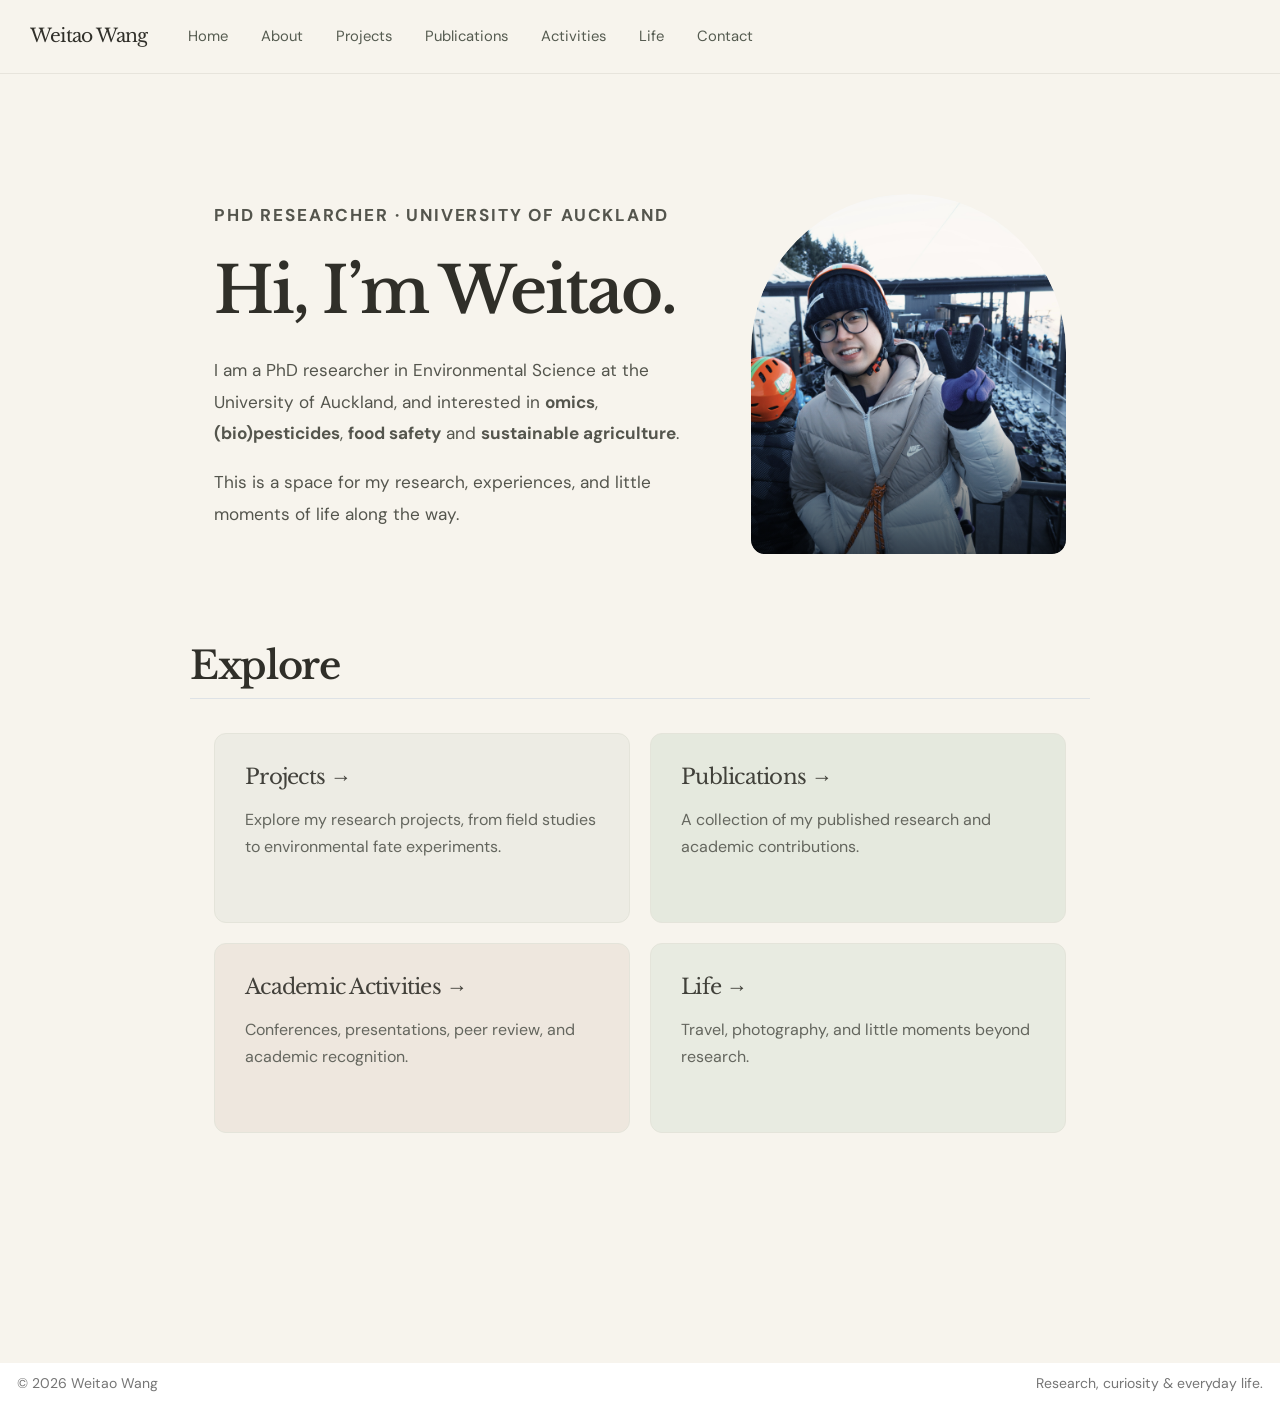
<file: index.html>
<!DOCTYPE html>
<html xmlns="http://www.w3.org/1999/xhtml" lang="en" xml:lang="en"><head>

<meta charset="utf-8">
<meta name="generator" content="quarto-1.10.19">

<meta name="viewport" content="width=device-width, initial-scale=1.0, user-scalable=yes">


<title>Home | Weitao Wang – Weitao Wang</title>
<style>
/* Default styles provided by pandoc.
** See https://pandoc.org/MANUAL.html#variables-for-html for config info.
*/
span.smallcaps{font-variant: small-caps;}
div.columns{display: flex; gap: 1.5em;}
div.column{flex: auto;}
@media screen {
div.columns{gap: min(4vw, 1.5em);}
div.column{overflow-x: auto;}
}
div.hanging-indent{margin-left: 1.5em; text-indent: -1.5em;}
ul.task-list{list-style: none;}
ul.task-list li input[type="checkbox"] {
  width: 0.8em;
  margin: 0 0.8em 0.2em -1em; /* quarto-specific, see https://github.com/quarto-dev/quarto-cli/issues/4556 */ 
  vertical-align: middle;
}
</style>


<script src="site_libs/quarto-nav/quarto-nav.js"></script>
<script src="site_libs/quarto-nav/headroom.min.js"></script>
<script src="site_libs/clipboard/clipboard.min.js"></script>
<script src="site_libs/quarto-html/quarto.js" type="module"></script>
<script src="site_libs/quarto-html/tabsets/tabsets.js" type="module"></script>
<script src="site_libs/quarto-html/popper.min.js"></script>
<script src="site_libs/quarto-html/tippy.umd.min.js"></script>
<link href="site_libs/quarto-html/tippy.css" rel="stylesheet">
<link href="site_libs/quarto-html/quarto-syntax-highlighting-bf27225e3a48a9273f3daa8f8e829971.css" rel="stylesheet" id="quarto-text-highlighting-styles">
<script src="site_libs/bootstrap/bootstrap.min.js"></script>
<link href="site_libs/bootstrap/bootstrap-icons.css" rel="stylesheet">
<link href="site_libs/bootstrap/bootstrap-bf55c61db8fc2e05fc0836da2161ec84.min.css" rel="stylesheet" append-hash="true" id="quarto-bootstrap" data-mode="light">
<script id="quarto-search-options" type="application/json">{
  "language": {
    "search-no-results-text": "No results",
    "search-matching-documents-text": "matching documents",
    "search-copy-link-title": "Copy link to search",
    "search-hide-matches-text": "Hide additional matches",
    "search-more-match-text": "more match in this document",
    "search-more-matches-text": "more matches in this document",
    "search-clear-button-title": "Clear",
    "search-text-placeholder": "",
    "search-detached-cancel-button-title": "Cancel",
    "search-submit-button-title": "Submit",
    "search-label": "Search"
  }
}</script>
<style>html{ scroll-behavior: smooth; }</style>
<meta name="google-site-verification" content="JhhW5P5hkvwesk4FPlduVDtQ9XMPo-oJWmuJMA9iXms">


<link rel="stylesheet" href="styles.css">
</head>

<body class="nav-fixed quarto-light">

<div id="quarto-search-results"></div>
  <header id="quarto-header" class="headroom fixed-top">
    <nav class="navbar navbar-expand-lg " data-bs-theme="dark">
      <div class="navbar-container container-fluid">
      <div class="navbar-brand-container mx-auto">
    <a class="navbar-brand" href="./index.html">
    <span class="navbar-title">Weitao Wang</span>
    </a>
  </div>
          <button class="navbar-toggler" type="button" data-bs-toggle="collapse" data-bs-target="#navbarCollapse" aria-controls="navbarCollapse" role="menu" aria-expanded="false" aria-label="Toggle navigation" onclick="if (window.quartoToggleHeadroom) { window.quartoToggleHeadroom(); }">
  <span class="navbar-toggler-icon"></span>
</button>
          <div class="collapse navbar-collapse" id="navbarCollapse">
            <ul class="navbar-nav navbar-nav-scroll me-auto">
  <li class="nav-item">
    <a class="nav-link active" href="./index.html" aria-current="page"> 
<span class="menu-text">Home</span></a>
  </li>  
  <li class="nav-item">
    <a class="nav-link" href="./about.html"> 
<span class="menu-text">About</span></a>
  </li>  
  <li class="nav-item">
    <a class="nav-link" href="./projects/index.html"> 
<span class="menu-text">Projects</span></a>
  </li>  
  <li class="nav-item">
    <a class="nav-link" href="./publications.html"> 
<span class="menu-text">Publications</span></a>
  </li>  
  <li class="nav-item">
    <a class="nav-link" href="./activities.html"> 
<span class="menu-text">Activities</span></a>
  </li>  
  <li class="nav-item">
    <a class="nav-link" href="./life/index.html"> 
<span class="menu-text">Life</span></a>
  </li>  
  <li class="nav-item">
    <a class="nav-link" href="./contact.html"> 
<span class="menu-text">Contact</span></a>
  </li>  
</ul>
          </div> <!-- /navcollapse -->
            <div class="quarto-navbar-tools">
</div>
      </div> <!-- /container-fluid -->
    </nav>
</header>
<!-- content -->
<div id="quarto-content" class="quarto-container page-columns page-rows-contents page-layout-full page-navbar">
<!-- sidebar -->
<!-- margin-sidebar -->
    
<!-- main -->
<main class="content column-page" id="quarto-document-content"><header id="title-block-header" class="quarto-title-block"></header>




<div class="hero">
<div class="hero-copy">
<div class="eyebrow">
<p>PHD RESEARCHER · UNIVERSITY OF AUCKLAND</p>
</div>
<section id="hi-im-weitao." class="level1">
<h1>Hi, I’m Weitao.</h1>
<p>I am a PhD researcher in Environmental Science at the University of Auckland, and interested in <strong>omics</strong>, <strong>(bio)pesticides</strong>, <strong>food safety</strong> and <strong>sustainable agriculture</strong>.</p>
<p>This is a space for my research, experiences, and little moments of life along the way.</p>
</section>
</div>
<div class="hero-art">
<div class="hero-art">
<p><img src="images/home.webp" class="hero-photo" alt="A moment along the way" fetchpriority="high"></p>
<div class="hero-art-label">

</div>
</div>
</div>
</div>
<section id="explore" class="level2">
<h2 data-anchor-id="explore">Explore</h2>
<div class="explore-grid">
<section id="projects" class="level3 explore-card">
<h3 data-anchor-id="projects"><a href="./projects/index.html">Projects →</a></h3>
<p>Explore my research projects, from field studies to environmental fate experiments.</p>
</section>
<section id="publications" class="level3 explore-card">
<h3 data-anchor-id="publications"><a href="./publications.html">Publications →</a></h3>
<p>A collection of my published research and academic contributions.</p>
</section>
<section id="academic-activities" class="level3 explore-card">
<h3 data-anchor-id="academic-activities"><a href="./activities.html">Academic Activities →</a></h3>
<p>Conferences, presentations, peer review, and academic recognition.</p>
</section>
<section id="life" class="level3 explore-card">
<h3 data-anchor-id="life"><a href="./life/index.html">Life →</a></h3>
<p>Travel, photography, and little moments beyond research.</p>
</section>
</div>


</section>

</main> <!-- /main -->
<script id="quarto-html-after-body" type="application/javascript">
  window.document.addEventListener("DOMContentLoaded", function (event) {
    const isCodeAnnotation = (el) => {
      for (const clz of el.classList) {
        if (clz.startsWith('code-annotation-')) {                     
          return true;
        }
      }
      return false;
    }
    const onCopySuccess = function(e) {
      // button target
      const button = e.trigger;
      // don't keep focus
      button.blur();
      // flash "checked"
      button.classList.add('code-copy-button-checked');
      var currentTitle = button.getAttribute("title");
      button.setAttribute("title", "Copied!");
      let tooltip;
      if (window.bootstrap) {
        button.setAttribute("data-bs-toggle", "tooltip");
        button.setAttribute("data-bs-placement", "left");
        button.setAttribute("data-bs-title", "Copied!");
        tooltip = new bootstrap.Tooltip(button, 
          { trigger: "manual", 
            customClass: "code-copy-button-tooltip",
            offset: [0, -8]});
        tooltip.show();    
      }
      setTimeout(function() {
        if (tooltip) {
          tooltip.hide();
          button.removeAttribute("data-bs-title");
          button.removeAttribute("data-bs-toggle");
          button.removeAttribute("data-bs-placement");
        }
        button.setAttribute("title", currentTitle);
        button.classList.remove('code-copy-button-checked');
      }, 1000);
      // clear code selection
      e.clearSelection();
    }
    const getTextToCopy = function(trigger) {
      const outerScaffold = trigger.parentElement.cloneNode(true);
      const codeEl = outerScaffold.querySelector('code');
      for (const childEl of codeEl.children) {
        if (isCodeAnnotation(childEl)) {
          childEl.remove();
        }
      }
      return codeEl.innerText;
    }
    const clipboard = new window.ClipboardJS('.code-copy-button:not([data-in-quarto-modal])', {
      text: getTextToCopy
    });
    clipboard.on('success', onCopySuccess);
    if (window.document.getElementById('quarto-embedded-source-code-modal')) {
      const clipboardModal = new window.ClipboardJS('.code-copy-button[data-in-quarto-modal]', {
        text: getTextToCopy,
        container: window.document.getElementById('quarto-embedded-source-code-modal')
      });
      clipboardModal.on('success', onCopySuccess);
    }
      var localhostRegex = new RegExp(/^(?:http|https):\/\/localhost\:?[0-9]*\//);
      var mailtoRegex = new RegExp(/^mailto:/);
        var filterRegex = new RegExp("https:\/\/weitaow2000\.github\.io\/");
      var isInternal = (href) => {
          return filterRegex.test(href) || localhostRegex.test(href) || mailtoRegex.test(href);
      }
      // Inspect non-navigation links and adorn them if external
     var links = window.document.querySelectorAll('a[href]:not(.nav-link):not(.navbar-brand):not(.toc-action):not(.sidebar-link):not(.sidebar-item-toggle):not(.pagination-link):not(.no-external):not([aria-hidden]):not(.dropdown-item):not(.quarto-navigation-tool):not(.about-link)');
      for (var i=0; i<links.length; i++) {
        const link = links[i];
        if (!isInternal(link.href)) {
          // undo the damage that might have been done by quarto-nav.js in the case of
          // links that we want to consider external
          if (link.dataset.originalHref !== undefined) {
            link.href = link.dataset.originalHref;
          }
        }
      }
    function tippyHover(el, contentFn, onTriggerFn, onUntriggerFn) {
      const config = {
        allowHTML: true,
        maxWidth: 500,
        delay: 100,
        arrow: false,
        appendTo: function(el) {
            return el.parentElement;
        },
        interactive: true,
        interactiveBorder: 10,
        theme: 'quarto',
        placement: 'bottom-start',
      };
      if (contentFn) {
        config.content = contentFn;
      }
      if (onTriggerFn) {
        config.onTrigger = onTriggerFn;
      }
      if (onUntriggerFn) {
        config.onUntrigger = onUntriggerFn;
      }
      window.tippy(el, config); 
    }
    const noterefs = window.document.querySelectorAll('a[role="doc-noteref"]');
    for (var i=0; i<noterefs.length; i++) {
      const ref = noterefs[i];
      tippyHover(ref, function() {
        // use id or data attribute instead here
        let href = ref.getAttribute('data-footnote-href') || ref.getAttribute('href');
        try { href = new URL(href).hash; } catch {}
        const id = href.replace(/^#\/?/, "");
        const note = window.document.getElementById(id);
        if (note) {
          return note.innerHTML;
        } else {
          return "";
        }
      });
    }
    const xrefs = window.document.querySelectorAll('a.quarto-xref');
    const processXRef = (id, note) => {
      // Strip column container classes
      const stripColumnClz = (el) => {
        el.classList.remove("page-full", "page-columns");
        if (el.children) {
          for (const child of el.children) {
            stripColumnClz(child);
          }
        }
      }
      stripColumnClz(note)
      if (id === null || id.startsWith('sec-')) {
        // Special case sections, only their first couple elements
        const container = document.createElement("div");
        if (note.children && note.children.length > 2) {
          container.appendChild(note.children[0].cloneNode(true));
          for (let i = 1; i < note.children.length; i++) {
            const child = note.children[i];
            if (child.tagName === "P" && child.innerText === "") {
              continue;
            } else {
              container.appendChild(child.cloneNode(true));
              break;
            }
          }
          if (window.Quarto?.typesetMath) {
            window.Quarto.typesetMath(container);
          }
          return container.innerHTML
        } else {
          if (window.Quarto?.typesetMath) {
            window.Quarto.typesetMath(note);
          }
          return note.innerHTML;
        }
      } else {
        // Remove any anchor links if they are present
        const anchorLink = note.querySelector('a.anchorjs-link');
        if (anchorLink) {
          anchorLink.remove();
        }
        if (window.Quarto?.typesetMath) {
          window.Quarto.typesetMath(note);
        }
        if (note.classList.contains("callout")) {
          return note.outerHTML;
        } else {
          return note.innerHTML;
        }
      }
    }
    for (var i=0; i<xrefs.length; i++) {
      const xref = xrefs[i];
      tippyHover(xref, undefined, function(instance) {
        instance.disable();
        let url = xref.getAttribute('href');
        let hash = undefined; 
        if (url.startsWith('#')) {
          hash = url;
        } else {
          try { hash = new URL(url).hash; } catch {}
        }
        if (hash) {
          const id = hash.replace(/^#\/?/, "");
          const note = window.document.getElementById(id);
          if (note !== null) {
            try {
              const html = processXRef(id, note.cloneNode(true));
              instance.setContent(html);
            } finally {
              instance.enable();
              instance.show();
            }
          } else {
            // See if we can fetch this
            fetch(url.split('#')[0])
            .then(res => res.text())
            .then(html => {
              const parser = new DOMParser();
              const htmlDoc = parser.parseFromString(html, "text/html");
              const note = htmlDoc.getElementById(id);
              if (note !== null) {
                const html = processXRef(id, note);
                instance.setContent(html);
              } 
            }).finally(() => {
              instance.enable();
              instance.show();
            });
          }
        } else {
          // See if we can fetch a full url (with no hash to target)
          // This is a special case and we should probably do some content thinning / targeting
          fetch(url)
          .then(res => res.text())
          .then(html => {
            const parser = new DOMParser();
            const htmlDoc = parser.parseFromString(html, "text/html");
            const note = htmlDoc.querySelector('main.content');
            if (note !== null) {
              // This should only happen for chapter cross references
              // (since there is no id in the URL)
              // remove the first header
              if (note.children.length > 0 && note.children[0].tagName === "HEADER") {
                note.children[0].remove();
              }
              const html = processXRef(null, note);
              instance.setContent(html);
            } 
          }).finally(() => {
            instance.enable();
            instance.show();
          });
        }
      }, function(instance) {
      });
    }
        let selectedAnnoteEl;
        const selectorForAnnotation = ( cell, annotation) => {
          let cellAttr = 'data-code-cell="' + cell + '"';
          let lineAttr = 'data-code-annotation="' +  annotation + '"';
          const selector = 'span[' + cellAttr + '][' + lineAttr + ']';
          return selector;
        }
        const selectCodeLines = (annoteEl) => {
          const doc = window.document;
          const targetCell = annoteEl.getAttribute("data-target-cell");
          const targetAnnotation = annoteEl.getAttribute("data-target-annotation");
          const annoteSpan = window.document.querySelector(selectorForAnnotation(targetCell, targetAnnotation));
          const lines = annoteSpan.getAttribute("data-code-lines").split(",");
          const lineIds = lines.map((line) => {
            return targetCell + "-" + line;
          })
          let top = null;
          let height = null;
          let parent = null;
          if (lineIds.length > 0) {
              //compute the position of the single el (top and bottom and make a div)
              const el = window.document.getElementById(lineIds[0]);
              top = el.offsetTop;
              height = el.offsetHeight;
              parent = el.parentElement.parentElement;
            if (lineIds.length > 1) {
              const lastEl = window.document.getElementById(lineIds[lineIds.length - 1]);
              const bottom = lastEl.offsetTop + lastEl.offsetHeight;
              height = bottom - top;
            }
            if (top !== null && height !== null && parent !== null) {
              // cook up a div (if necessary) and position it 
              let div = window.document.getElementById("code-annotation-line-highlight");
              if (div === null) {
                div = window.document.createElement("div");
                div.setAttribute("id", "code-annotation-line-highlight");
                div.style.position = 'absolute';
                parent.appendChild(div);
              }
              div.style.top = top - 2 + "px";
              div.style.height = height + 4 + "px";
              div.style.left = 0;
              let gutterDiv = window.document.getElementById("code-annotation-line-highlight-gutter");
              if (gutterDiv === null) {
                gutterDiv = window.document.createElement("div");
                gutterDiv.setAttribute("id", "code-annotation-line-highlight-gutter");
                gutterDiv.style.position = 'absolute';
                const codeCell = window.document.getElementById(targetCell);
                const gutter = codeCell.querySelector('.code-annotation-gutter');
                gutter.appendChild(gutterDiv);
              }
              gutterDiv.style.top = top - 2 + "px";
              gutterDiv.style.height = height + 4 + "px";
            }
            selectedAnnoteEl = annoteEl;
          }
        };
        const unselectCodeLines = () => {
          const elementsIds = ["code-annotation-line-highlight", "code-annotation-line-highlight-gutter"];
          elementsIds.forEach((elId) => {
            const div = window.document.getElementById(elId);
            if (div) {
              div.remove();
            }
          });
          selectedAnnoteEl = undefined;
        };
          // Handle positioning of the toggle
      window.addEventListener(
        "resize",
        throttle(() => {
          elRect = undefined;
          if (selectedAnnoteEl) {
            selectCodeLines(selectedAnnoteEl);
          }
        }, 10)
      );
      function throttle(fn, ms) {
      let throttle = false;
      let timer;
        return (...args) => {
          if(!throttle) { // first call gets through
              fn.apply(this, args);
              throttle = true;
          } else { // all the others get throttled
              if(timer) clearTimeout(timer); // cancel #2
              timer = setTimeout(() => {
                fn.apply(this, args);
                timer = throttle = false;
              }, ms);
          }
        };
      }
        // Attach click handler to the DT
        const annoteDls = window.document.querySelectorAll('dt[data-target-cell]');
        for (const annoteDlNode of annoteDls) {
          annoteDlNode.addEventListener('click', (event) => {
            const clickedEl = event.target;
            if (clickedEl !== selectedAnnoteEl) {
              unselectCodeLines();
              const activeEl = window.document.querySelector('dt[data-target-cell].code-annotation-active');
              if (activeEl) {
                activeEl.classList.remove('code-annotation-active');
              }
              selectCodeLines(clickedEl);
              clickedEl.classList.add('code-annotation-active');
            } else {
              // Unselect the line
              unselectCodeLines();
              clickedEl.classList.remove('code-annotation-active');
            }
          });
        }
    const findCites = (el) => {
      const parentEl = el.parentElement;
      if (parentEl) {
        const cites = parentEl.dataset.cites;
        if (cites) {
          return {
            el,
            cites: cites.split(' ')
          };
        } else {
          return findCites(el.parentElement)
        }
      } else {
        return undefined;
      }
    };
    var bibliorefs = window.document.querySelectorAll('a[role="doc-biblioref"]');
    for (var i=0; i<bibliorefs.length; i++) {
      const ref = bibliorefs[i];
      const citeInfo = findCites(ref);
      if (citeInfo) {
        tippyHover(citeInfo.el, function() {
          var popup = window.document.createElement('div');
          citeInfo.cites.forEach(function(cite) {
            var citeDiv = window.document.createElement('div');
            citeDiv.classList.add('hanging-indent');
            citeDiv.classList.add('csl-entry');
            var biblioDiv = window.document.getElementById('ref-' + cite);
            if (biblioDiv) {
              citeDiv.innerHTML = biblioDiv.innerHTML;
            }
            popup.appendChild(citeDiv);
          });
          return popup.innerHTML;
        });
      }
    }
  });
  </script>
</div> <!-- /content -->
<footer class="footer">
  <div class="nav-footer">
    <div class="nav-footer-left">
<p>© 2026 Weitao Wang</p>
</div>   
    <div class="nav-footer-center">
      &nbsp;
    </div>
    <div class="nav-footer-right">
<p>Research, curiosity &amp; everyday life.</p>
</div>
  </div>
</footer>




<script src="site_libs/quarto-html/zenscroll-min.js"></script>
</body></html>
</file>
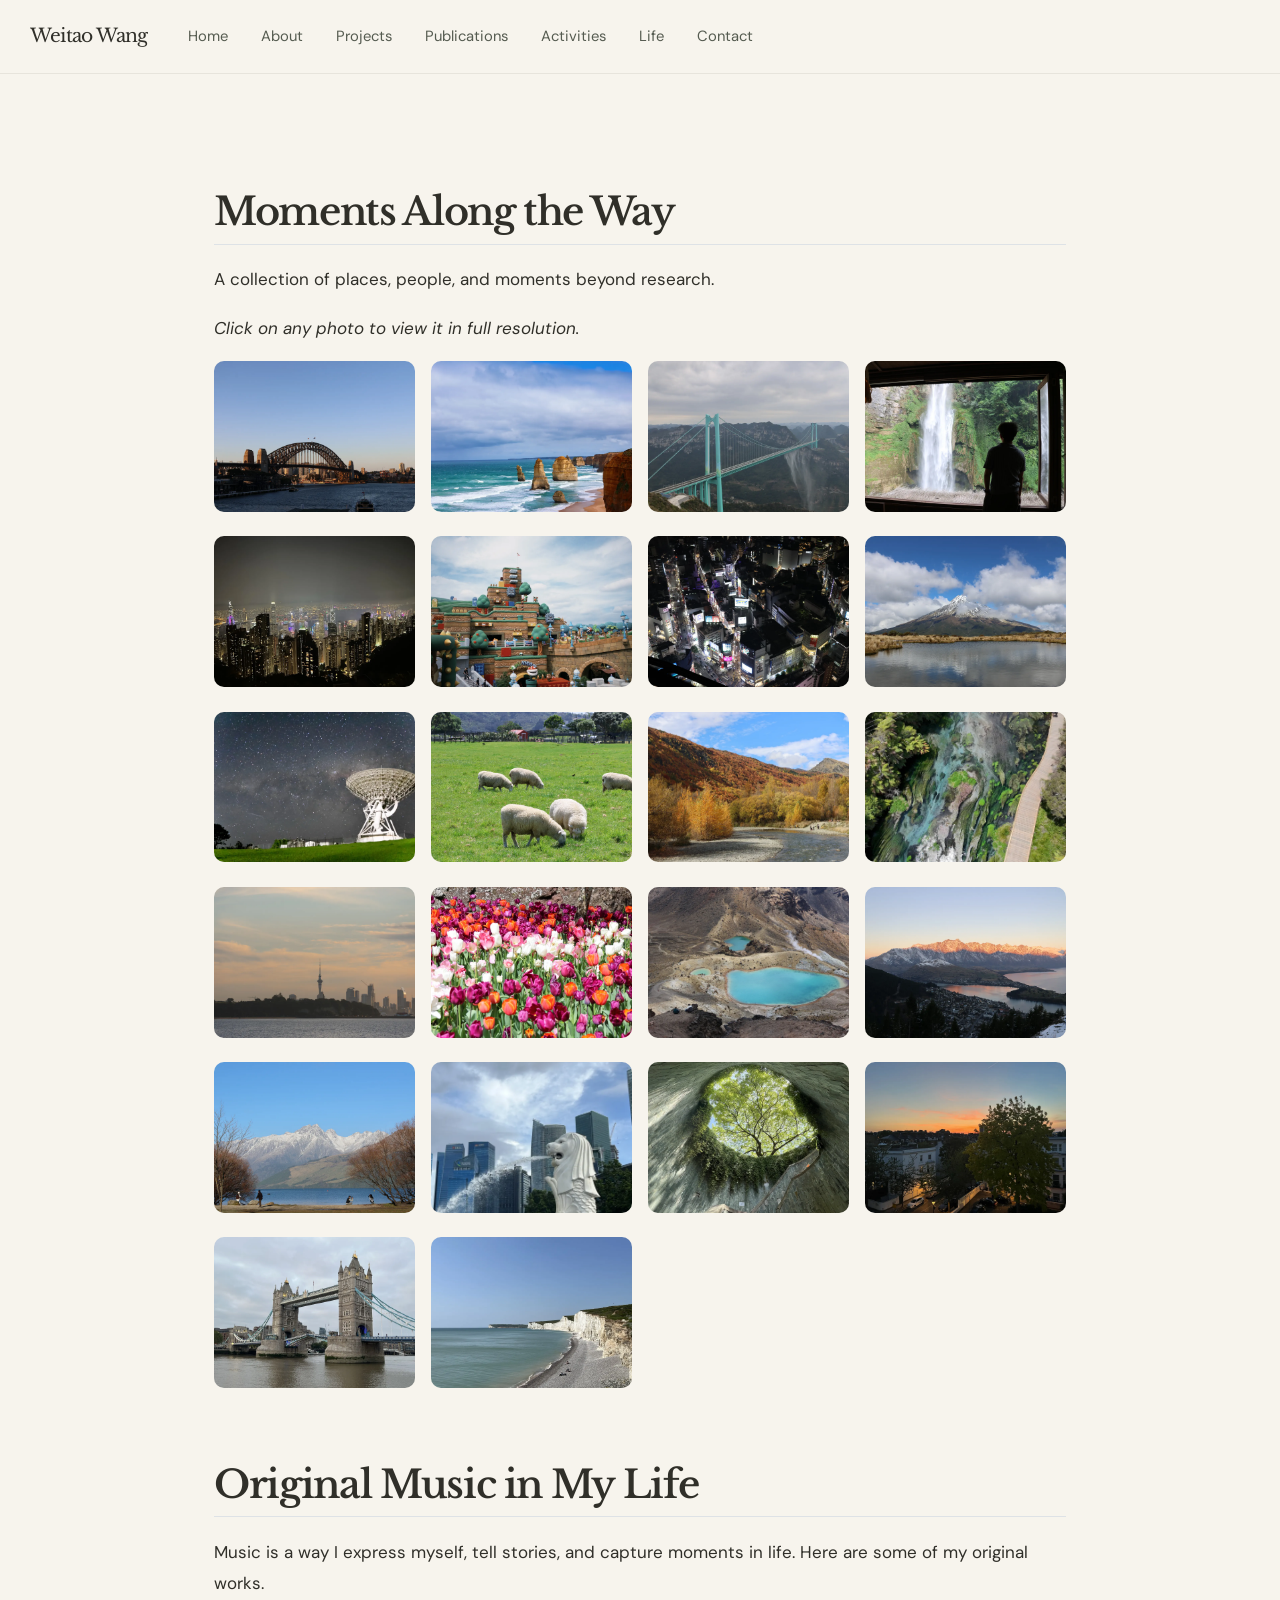
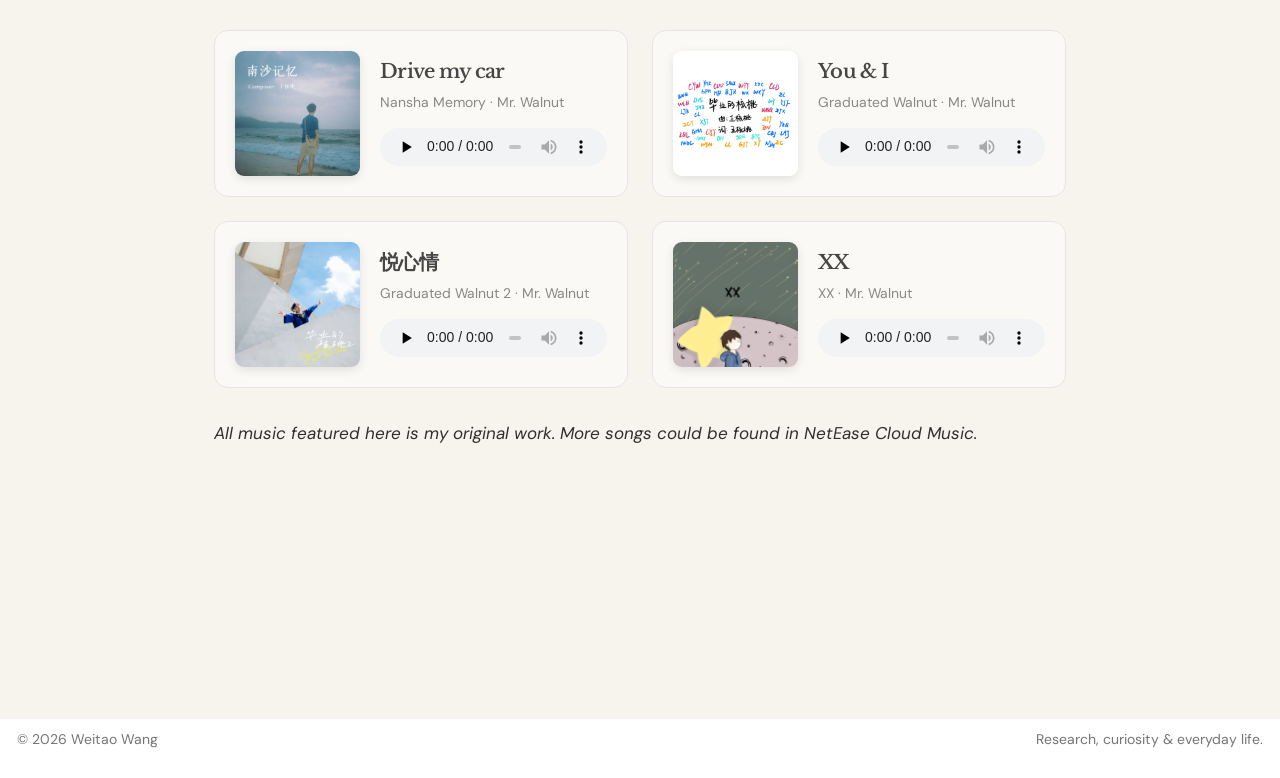
<file: life/index.html>
<!DOCTYPE html>
<html xmlns="http://www.w3.org/1999/xhtml" lang="en" xml:lang="en"><head>

<meta charset="utf-8">
<meta name="generator" content="quarto-1.10.19">

<meta name="viewport" content="width=device-width, initial-scale=1.0, user-scalable=yes">


<title>Life | Weitao Wang – Weitao Wang</title>
<style>
/* Default styles provided by pandoc.
** See https://pandoc.org/MANUAL.html#variables-for-html for config info.
*/
span.smallcaps{font-variant: small-caps;}
div.columns{display: flex; gap: 1.5em;}
div.column{flex: auto;}
@media screen {
div.columns{gap: min(4vw, 1.5em);}
div.column{overflow-x: auto;}
}
div.hanging-indent{margin-left: 1.5em; text-indent: -1.5em;}
ul.task-list{list-style: none;}
ul.task-list li input[type="checkbox"] {
  width: 0.8em;
  margin: 0 0.8em 0.2em -1em; /* quarto-specific, see https://github.com/quarto-dev/quarto-cli/issues/4556 */ 
  vertical-align: middle;
}
</style>


<script src="../site_libs/quarto-nav/quarto-nav.js"></script>
<script src="../site_libs/quarto-nav/headroom.min.js"></script>
<script src="../site_libs/clipboard/clipboard.min.js"></script>
<script src="../site_libs/quarto-html/quarto.js" type="module"></script>
<script src="../site_libs/quarto-html/tabsets/tabsets.js" type="module"></script>
<script src="../site_libs/quarto-html/popper.min.js"></script>
<script src="../site_libs/quarto-html/tippy.umd.min.js"></script>
<link href="../site_libs/quarto-html/tippy.css" rel="stylesheet">
<link href="../site_libs/quarto-html/quarto-syntax-highlighting-bf27225e3a48a9273f3daa8f8e829971.css" rel="stylesheet" id="quarto-text-highlighting-styles">
<script src="../site_libs/bootstrap/bootstrap.min.js"></script>
<link href="../site_libs/bootstrap/bootstrap-icons.css" rel="stylesheet">
<link href="../site_libs/bootstrap/bootstrap-bf55c61db8fc2e05fc0836da2161ec84.min.css" rel="stylesheet" append-hash="true" id="quarto-bootstrap" data-mode="light">
<script id="quarto-search-options" type="application/json">{
  "language": {
    "search-no-results-text": "No results",
    "search-matching-documents-text": "matching documents",
    "search-copy-link-title": "Copy link to search",
    "search-hide-matches-text": "Hide additional matches",
    "search-more-match-text": "more match in this document",
    "search-more-matches-text": "more matches in this document",
    "search-clear-button-title": "Clear",
    "search-text-placeholder": "",
    "search-detached-cancel-button-title": "Cancel",
    "search-submit-button-title": "Submit",
    "search-label": "Search"
  }
}</script>
<style>html{ scroll-behavior: smooth; }</style>
<meta name="google-site-verification" content="JhhW5P5hkvwesk4FPlduVDtQ9XMPo-oJWmuJMA9iXms">


<link rel="stylesheet" href="../styles.css">
</head>

<body class="nav-fixed quarto-light">

<div id="quarto-search-results"></div>
  <header id="quarto-header" class="headroom fixed-top">
    <nav class="navbar navbar-expand-lg " data-bs-theme="dark">
      <div class="navbar-container container-fluid">
      <div class="navbar-brand-container mx-auto">
    <a class="navbar-brand" href="../index.html">
    <span class="navbar-title">Weitao Wang</span>
    </a>
  </div>
          <button class="navbar-toggler" type="button" data-bs-toggle="collapse" data-bs-target="#navbarCollapse" aria-controls="navbarCollapse" role="menu" aria-expanded="false" aria-label="Toggle navigation" onclick="if (window.quartoToggleHeadroom) { window.quartoToggleHeadroom(); }">
  <span class="navbar-toggler-icon"></span>
</button>
          <div class="collapse navbar-collapse" id="navbarCollapse">
            <ul class="navbar-nav navbar-nav-scroll me-auto">
  <li class="nav-item">
    <a class="nav-link" href="../index.html"> 
<span class="menu-text">Home</span></a>
  </li>  
  <li class="nav-item">
    <a class="nav-link" href="../about.html"> 
<span class="menu-text">About</span></a>
  </li>  
  <li class="nav-item">
    <a class="nav-link" href="../projects/index.html"> 
<span class="menu-text">Projects</span></a>
  </li>  
  <li class="nav-item">
    <a class="nav-link" href="../publications.html"> 
<span class="menu-text">Publications</span></a>
  </li>  
  <li class="nav-item">
    <a class="nav-link" href="../activities.html"> 
<span class="menu-text">Activities</span></a>
  </li>  
  <li class="nav-item">
    <a class="nav-link active" href="../life/index.html" aria-current="page"> 
<span class="menu-text">Life</span></a>
  </li>  
  <li class="nav-item">
    <a class="nav-link" href="../contact.html"> 
<span class="menu-text">Contact</span></a>
  </li>  
</ul>
          </div> <!-- /navcollapse -->
            <div class="quarto-navbar-tools">
</div>
      </div> <!-- /container-fluid -->
    </nav>
</header>
<!-- content -->
<div id="quarto-content" class="quarto-container page-columns page-rows-contents page-layout-full page-navbar">
<!-- sidebar -->
<!-- margin-sidebar -->
    
<!-- main -->
<main class="content column-page" id="quarto-document-content"><header id="title-block-header" class="quarto-title-block"></header>




<div class="life-page">
<section id="moments-along-the-way" class="level2">
<h2 data-anchor-id="moments-along-the-way">Moments Along the Way</h2>
<p>A collection of places, people, and moments beyond research.</p>
<p><em>Click on any photo to view it in full resolution.</em></p>
<div class="life-gallery">
<div class="quarto-figure quarto-figure-center">
<figure class="figure">
<p><a href="../images/life/AU1.jpg" target="_blank"><img src="../images/life/preview/AU1.webp" class="img-fluid figure-img" loading="lazy"></a></p>
<figcaption>Australia</figcaption>
</figure>
</div>
<div class="quarto-figure quarto-figure-center">
<figure class="figure">
<p><a href="../images/life/AU2.JPG" target="_blank"><img src="../images/life/preview/AU2.webp" class="img-fluid figure-img" loading="lazy"></a></p>
<figcaption>Australia</figcaption>
</figure>
</div>
<div class="quarto-figure quarto-figure-center">
<figure class="figure">
<p><a href="../images/life/GZ1.jpg" target="_blank"><img src="../images/life/preview/GZ1.webp" class="img-fluid figure-img" loading="lazy"></a></p>
<figcaption>China</figcaption>
</figure>
</div>
<div class="quarto-figure quarto-figure-center">
<figure class="figure">
<p><a href="../images/life/GZ2.JPG" target="_blank"><img src="../images/life/preview/GZ2.webp" class="img-fluid figure-img" loading="lazy"></a></p>
<figcaption>China</figcaption>
</figure>
</div>
<div class="quarto-figure quarto-figure-center">
<figure class="figure">
<p><a href="../images/life/HK1.jpeg" target="_blank"><img src="../images/life/preview/HK1.webp" class="img-fluid figure-img" loading="lazy"></a></p>
<figcaption>Hong Kong</figcaption>
</figure>
</div>
<div class="quarto-figure quarto-figure-center">
<figure class="figure">
<p><a href="../images/life/JP1.JPG" target="_blank"><img src="../images/life/preview/JP1.webp" class="img-fluid figure-img" loading="lazy"></a></p>
<figcaption>Japan</figcaption>
</figure>
</div>
<div class="quarto-figure quarto-figure-center">
<figure class="figure">
<p><a href="../images/life/JP2.JPG" target="_blank"><img src="../images/life/preview/JP2.webp" class="img-fluid figure-img" loading="lazy"></a></p>
<figcaption>Japan</figcaption>
</figure>
</div>
<div class="quarto-figure quarto-figure-center">
<figure class="figure">
<p><a href="../images/life/NZ1.jpg" target="_blank"><img src="../images/life/preview/NZ1.webp" class="img-fluid figure-img" loading="lazy"></a></p>
<figcaption>New Zealand</figcaption>
</figure>
</div>
<div class="quarto-figure quarto-figure-center">
<figure class="figure">
<p><a href="../images/life/NZ2.jpg" target="_blank"><img src="../images/life/preview/NZ2.webp" class="img-fluid figure-img" loading="lazy"></a></p>
<figcaption>New Zealand</figcaption>
</figure>
</div>
<div class="quarto-figure quarto-figure-center">
<figure class="figure">
<p><a href="../images/life/NZ3.jpg" target="_blank"><img src="../images/life/preview/NZ3.webp" class="img-fluid figure-img" loading="lazy"></a></p>
<figcaption>New Zealand</figcaption>
</figure>
</div>
<div class="quarto-figure quarto-figure-center">
<figure class="figure">
<p><a href="../images/life/NZ4.jpg" target="_blank"><img src="../images/life/preview/NZ4.webp" class="img-fluid figure-img" loading="lazy"></a></p>
<figcaption>New Zealand</figcaption>
</figure>
</div>
<div class="quarto-figure quarto-figure-center">
<figure class="figure">
<p><a href="../images/life/NZ5.jpg" target="_blank"><img src="../images/life/preview/NZ5.webp" class="img-fluid figure-img" loading="lazy"></a></p>
<figcaption>New Zealand</figcaption>
</figure>
</div>
<div class="quarto-figure quarto-figure-center">
<figure class="figure">
<p><a href="../images/life/NZ6.jpg" target="_blank"><img src="../images/life/preview/NZ6.webp" class="img-fluid figure-img" loading="lazy"></a></p>
<figcaption>New Zealand</figcaption>
</figure>
</div>
<div class="quarto-figure quarto-figure-center">
<figure class="figure">
<p><a href="../images/life/NZ7.jpg" target="_blank"><img src="../images/life/preview/NZ7.webp" class="img-fluid figure-img" loading="lazy"></a></p>
<figcaption>New Zealand</figcaption>
</figure>
</div>
<div class="quarto-figure quarto-figure-center">
<figure class="figure">
<p><a href="../images/life/NZ8.jpg" target="_blank"><img src="../images/life/preview/NZ8.webp" class="img-fluid figure-img" loading="lazy"></a></p>
<figcaption>New Zealand</figcaption>
</figure>
</div>
<div class="quarto-figure quarto-figure-center">
<figure class="figure">
<p><a href="../images/life/NZ9.JPG" target="_blank"><img src="../images/life/preview/NZ9.webp" class="img-fluid figure-img" loading="lazy"></a></p>
<figcaption>New Zealand</figcaption>
</figure>
</div>
<div class="quarto-figure quarto-figure-center">
<figure class="figure">
<p><a href="../images/life/NZ10.JPG" target="_blank"><img src="../images/life/preview/NZ10.webp" class="img-fluid figure-img" loading="lazy"></a></p>
<figcaption>New Zealand</figcaption>
</figure>
</div>
<div class="quarto-figure quarto-figure-center">
<figure class="figure">
<p><a href="../images/life/SG1.jpeg" target="_blank"><img src="../images/life/preview/SG1.webp" class="img-fluid figure-img" loading="lazy"></a></p>
<figcaption>Singapore</figcaption>
</figure>
</div>
<div class="quarto-figure quarto-figure-center">
<figure class="figure">
<p><a href="../images/life/SG2.jpeg" target="_blank"><img src="../images/life/preview/SG2.webp" class="img-fluid figure-img" loading="lazy"></a></p>
<figcaption>Singapore</figcaption>
</figure>
</div>
<div class="quarto-figure quarto-figure-center">
<figure class="figure">
<p><a href="../images/life/UK1.jpeg" target="_blank"><img src="../images/life/preview/UK1.webp" class="img-fluid figure-img" loading="lazy"></a></p>
<figcaption>United Kingdom</figcaption>
</figure>
</div>
<div class="quarto-figure quarto-figure-center">
<figure class="figure">
<p><a href="../images/life/UK2.jpeg" target="_blank"><img src="../images/life/preview/UK2.webp" class="img-fluid figure-img" loading="lazy"></a></p>
<figcaption>United Kingdom</figcaption>
</figure>
</div>
<div class="quarto-figure quarto-figure-center">
<figure class="figure">
<p><a href="../images/life/UK3.jpeg" target="_blank"><img src="../images/life/preview/UK3.webp" class="img-fluid figure-img" loading="lazy"></a></p>
<figcaption>United Kingdom</figcaption>
</figure>
</div>
</div>
</section>
<section id="original-music-in-my-life" class="level2 life-music">
<h2 data-anchor-id="original-music-in-my-life">Original Music in My Life</h2>
<p>Music is a way I express myself, tell stories, and capture moments in life. Here are some of my original works.</p>
<div class="music-list">

  <div class="music-card">
    <img class="music-cover" src="../music/drive-my-car.jpg" alt="Drive my car" loading="lazy">
    <div class="music-info">
      <h3>Drive my car</h3>
      <p>Nansha Memory · Mr. Walnut</p>
      <audio controls="" preload="none" aria-label="Drive my car">
        <source src="../music/drive-my-car.mp3" type="audio/mpeg">
      </audio>
    </div>
  </div>

  <div class="music-card">
    <img class="music-cover" src="../music/you-and-i.jpg" alt="You &amp; I" loading="lazy">
    <div class="music-info">
      <h3>You &amp; I</h3>
      <p>Graduated Walnut · Mr. Walnut</p>
      <audio controls="" preload="none" aria-label="You and I">
        <source src="../music/you-and-i.wav" type="audio/wav">
      </audio>
    </div>
  </div>

  <div class="music-card">
    <img class="music-cover" src="../music/yue-xin-qing.jpg" alt="悦心情" loading="lazy">
    <div class="music-info">
      <h3>悦心情</h3>
      <p>Graduated Walnut 2 · Mr. Walnut</p>
      <audio controls="" preload="none" aria-label="悦心情">
        <source src="../music/yue-xin-qing.wav" type="audio/wav">
      </audio>
    </div>
  </div>

  <div class="music-card">
    <img class="music-cover" src="../music/xx.jpg" alt="XX" loading="lazy">
    <div class="music-info">
      <h3>XX</h3>
      <p>XX · Mr. Walnut</p>
      <audio controls="" preload="none" aria-label="XX">
        <source src="../music/xx.mp3" type="audio/mpeg">
      </audio>
    </div>
  </div>

</div>
<p><em>All music featured here is my original work. More songs could be found in NetEase Cloud Music.</em></p>
</section>


</div>

</main> <!-- /main -->
<script id="quarto-html-after-body" type="application/javascript">
  window.document.addEventListener("DOMContentLoaded", function (event) {
    const isCodeAnnotation = (el) => {
      for (const clz of el.classList) {
        if (clz.startsWith('code-annotation-')) {                     
          return true;
        }
      }
      return false;
    }
    const onCopySuccess = function(e) {
      // button target
      const button = e.trigger;
      // don't keep focus
      button.blur();
      // flash "checked"
      button.classList.add('code-copy-button-checked');
      var currentTitle = button.getAttribute("title");
      button.setAttribute("title", "Copied!");
      let tooltip;
      if (window.bootstrap) {
        button.setAttribute("data-bs-toggle", "tooltip");
        button.setAttribute("data-bs-placement", "left");
        button.setAttribute("data-bs-title", "Copied!");
        tooltip = new bootstrap.Tooltip(button, 
          { trigger: "manual", 
            customClass: "code-copy-button-tooltip",
            offset: [0, -8]});
        tooltip.show();    
      }
      setTimeout(function() {
        if (tooltip) {
          tooltip.hide();
          button.removeAttribute("data-bs-title");
          button.removeAttribute("data-bs-toggle");
          button.removeAttribute("data-bs-placement");
        }
        button.setAttribute("title", currentTitle);
        button.classList.remove('code-copy-button-checked');
      }, 1000);
      // clear code selection
      e.clearSelection();
    }
    const getTextToCopy = function(trigger) {
      const outerScaffold = trigger.parentElement.cloneNode(true);
      const codeEl = outerScaffold.querySelector('code');
      for (const childEl of codeEl.children) {
        if (isCodeAnnotation(childEl)) {
          childEl.remove();
        }
      }
      return codeEl.innerText;
    }
    const clipboard = new window.ClipboardJS('.code-copy-button:not([data-in-quarto-modal])', {
      text: getTextToCopy
    });
    clipboard.on('success', onCopySuccess);
    if (window.document.getElementById('quarto-embedded-source-code-modal')) {
      const clipboardModal = new window.ClipboardJS('.code-copy-button[data-in-quarto-modal]', {
        text: getTextToCopy,
        container: window.document.getElementById('quarto-embedded-source-code-modal')
      });
      clipboardModal.on('success', onCopySuccess);
    }
      var localhostRegex = new RegExp(/^(?:http|https):\/\/localhost\:?[0-9]*\//);
      var mailtoRegex = new RegExp(/^mailto:/);
        var filterRegex = new RegExp("https:\/\/weitaow2000\.github\.io\/");
      var isInternal = (href) => {
          return filterRegex.test(href) || localhostRegex.test(href) || mailtoRegex.test(href);
      }
      // Inspect non-navigation links and adorn them if external
     var links = window.document.querySelectorAll('a[href]:not(.nav-link):not(.navbar-brand):not(.toc-action):not(.sidebar-link):not(.sidebar-item-toggle):not(.pagination-link):not(.no-external):not([aria-hidden]):not(.dropdown-item):not(.quarto-navigation-tool):not(.about-link)');
      for (var i=0; i<links.length; i++) {
        const link = links[i];
        if (!isInternal(link.href)) {
          // undo the damage that might have been done by quarto-nav.js in the case of
          // links that we want to consider external
          if (link.dataset.originalHref !== undefined) {
            link.href = link.dataset.originalHref;
          }
        }
      }
    function tippyHover(el, contentFn, onTriggerFn, onUntriggerFn) {
      const config = {
        allowHTML: true,
        maxWidth: 500,
        delay: 100,
        arrow: false,
        appendTo: function(el) {
            return el.parentElement;
        },
        interactive: true,
        interactiveBorder: 10,
        theme: 'quarto',
        placement: 'bottom-start',
      };
      if (contentFn) {
        config.content = contentFn;
      }
      if (onTriggerFn) {
        config.onTrigger = onTriggerFn;
      }
      if (onUntriggerFn) {
        config.onUntrigger = onUntriggerFn;
      }
      window.tippy(el, config); 
    }
    const noterefs = window.document.querySelectorAll('a[role="doc-noteref"]');
    for (var i=0; i<noterefs.length; i++) {
      const ref = noterefs[i];
      tippyHover(ref, function() {
        // use id or data attribute instead here
        let href = ref.getAttribute('data-footnote-href') || ref.getAttribute('href');
        try { href = new URL(href).hash; } catch {}
        const id = href.replace(/^#\/?/, "");
        const note = window.document.getElementById(id);
        if (note) {
          return note.innerHTML;
        } else {
          return "";
        }
      });
    }
    const xrefs = window.document.querySelectorAll('a.quarto-xref');
    const processXRef = (id, note) => {
      // Strip column container classes
      const stripColumnClz = (el) => {
        el.classList.remove("page-full", "page-columns");
        if (el.children) {
          for (const child of el.children) {
            stripColumnClz(child);
          }
        }
      }
      stripColumnClz(note)
      if (id === null || id.startsWith('sec-')) {
        // Special case sections, only their first couple elements
        const container = document.createElement("div");
        if (note.children && note.children.length > 2) {
          container.appendChild(note.children[0].cloneNode(true));
          for (let i = 1; i < note.children.length; i++) {
            const child = note.children[i];
            if (child.tagName === "P" && child.innerText === "") {
              continue;
            } else {
              container.appendChild(child.cloneNode(true));
              break;
            }
          }
          if (window.Quarto?.typesetMath) {
            window.Quarto.typesetMath(container);
          }
          return container.innerHTML
        } else {
          if (window.Quarto?.typesetMath) {
            window.Quarto.typesetMath(note);
          }
          return note.innerHTML;
        }
      } else {
        // Remove any anchor links if they are present
        const anchorLink = note.querySelector('a.anchorjs-link');
        if (anchorLink) {
          anchorLink.remove();
        }
        if (window.Quarto?.typesetMath) {
          window.Quarto.typesetMath(note);
        }
        if (note.classList.contains("callout")) {
          return note.outerHTML;
        } else {
          return note.innerHTML;
        }
      }
    }
    for (var i=0; i<xrefs.length; i++) {
      const xref = xrefs[i];
      tippyHover(xref, undefined, function(instance) {
        instance.disable();
        let url = xref.getAttribute('href');
        let hash = undefined; 
        if (url.startsWith('#')) {
          hash = url;
        } else {
          try { hash = new URL(url).hash; } catch {}
        }
        if (hash) {
          const id = hash.replace(/^#\/?/, "");
          const note = window.document.getElementById(id);
          if (note !== null) {
            try {
              const html = processXRef(id, note.cloneNode(true));
              instance.setContent(html);
            } finally {
              instance.enable();
              instance.show();
            }
          } else {
            // See if we can fetch this
            fetch(url.split('#')[0])
            .then(res => res.text())
            .then(html => {
              const parser = new DOMParser();
              const htmlDoc = parser.parseFromString(html, "text/html");
              const note = htmlDoc.getElementById(id);
              if (note !== null) {
                const html = processXRef(id, note);
                instance.setContent(html);
              } 
            }).finally(() => {
              instance.enable();
              instance.show();
            });
          }
        } else {
          // See if we can fetch a full url (with no hash to target)
          // This is a special case and we should probably do some content thinning / targeting
          fetch(url)
          .then(res => res.text())
          .then(html => {
            const parser = new DOMParser();
            const htmlDoc = parser.parseFromString(html, "text/html");
            const note = htmlDoc.querySelector('main.content');
            if (note !== null) {
              // This should only happen for chapter cross references
              // (since there is no id in the URL)
              // remove the first header
              if (note.children.length > 0 && note.children[0].tagName === "HEADER") {
                note.children[0].remove();
              }
              const html = processXRef(null, note);
              instance.setContent(html);
            } 
          }).finally(() => {
            instance.enable();
            instance.show();
          });
        }
      }, function(instance) {
      });
    }
        let selectedAnnoteEl;
        const selectorForAnnotation = ( cell, annotation) => {
          let cellAttr = 'data-code-cell="' + cell + '"';
          let lineAttr = 'data-code-annotation="' +  annotation + '"';
          const selector = 'span[' + cellAttr + '][' + lineAttr + ']';
          return selector;
        }
        const selectCodeLines = (annoteEl) => {
          const doc = window.document;
          const targetCell = annoteEl.getAttribute("data-target-cell");
          const targetAnnotation = annoteEl.getAttribute("data-target-annotation");
          const annoteSpan = window.document.querySelector(selectorForAnnotation(targetCell, targetAnnotation));
          const lines = annoteSpan.getAttribute("data-code-lines").split(",");
          const lineIds = lines.map((line) => {
            return targetCell + "-" + line;
          })
          let top = null;
          let height = null;
          let parent = null;
          if (lineIds.length > 0) {
              //compute the position of the single el (top and bottom and make a div)
              const el = window.document.getElementById(lineIds[0]);
              top = el.offsetTop;
              height = el.offsetHeight;
              parent = el.parentElement.parentElement;
            if (lineIds.length > 1) {
              const lastEl = window.document.getElementById(lineIds[lineIds.length - 1]);
              const bottom = lastEl.offsetTop + lastEl.offsetHeight;
              height = bottom - top;
            }
            if (top !== null && height !== null && parent !== null) {
              // cook up a div (if necessary) and position it 
              let div = window.document.getElementById("code-annotation-line-highlight");
              if (div === null) {
                div = window.document.createElement("div");
                div.setAttribute("id", "code-annotation-line-highlight");
                div.style.position = 'absolute';
                parent.appendChild(div);
              }
              div.style.top = top - 2 + "px";
              div.style.height = height + 4 + "px";
              div.style.left = 0;
              let gutterDiv = window.document.getElementById("code-annotation-line-highlight-gutter");
              if (gutterDiv === null) {
                gutterDiv = window.document.createElement("div");
                gutterDiv.setAttribute("id", "code-annotation-line-highlight-gutter");
                gutterDiv.style.position = 'absolute';
                const codeCell = window.document.getElementById(targetCell);
                const gutter = codeCell.querySelector('.code-annotation-gutter');
                gutter.appendChild(gutterDiv);
              }
              gutterDiv.style.top = top - 2 + "px";
              gutterDiv.style.height = height + 4 + "px";
            }
            selectedAnnoteEl = annoteEl;
          }
        };
        const unselectCodeLines = () => {
          const elementsIds = ["code-annotation-line-highlight", "code-annotation-line-highlight-gutter"];
          elementsIds.forEach((elId) => {
            const div = window.document.getElementById(elId);
            if (div) {
              div.remove();
            }
          });
          selectedAnnoteEl = undefined;
        };
          // Handle positioning of the toggle
      window.addEventListener(
        "resize",
        throttle(() => {
          elRect = undefined;
          if (selectedAnnoteEl) {
            selectCodeLines(selectedAnnoteEl);
          }
        }, 10)
      );
      function throttle(fn, ms) {
      let throttle = false;
      let timer;
        return (...args) => {
          if(!throttle) { // first call gets through
              fn.apply(this, args);
              throttle = true;
          } else { // all the others get throttled
              if(timer) clearTimeout(timer); // cancel #2
              timer = setTimeout(() => {
                fn.apply(this, args);
                timer = throttle = false;
              }, ms);
          }
        };
      }
        // Attach click handler to the DT
        const annoteDls = window.document.querySelectorAll('dt[data-target-cell]');
        for (const annoteDlNode of annoteDls) {
          annoteDlNode.addEventListener('click', (event) => {
            const clickedEl = event.target;
            if (clickedEl !== selectedAnnoteEl) {
              unselectCodeLines();
              const activeEl = window.document.querySelector('dt[data-target-cell].code-annotation-active');
              if (activeEl) {
                activeEl.classList.remove('code-annotation-active');
              }
              selectCodeLines(clickedEl);
              clickedEl.classList.add('code-annotation-active');
            } else {
              // Unselect the line
              unselectCodeLines();
              clickedEl.classList.remove('code-annotation-active');
            }
          });
        }
    const findCites = (el) => {
      const parentEl = el.parentElement;
      if (parentEl) {
        const cites = parentEl.dataset.cites;
        if (cites) {
          return {
            el,
            cites: cites.split(' ')
          };
        } else {
          return findCites(el.parentElement)
        }
      } else {
        return undefined;
      }
    };
    var bibliorefs = window.document.querySelectorAll('a[role="doc-biblioref"]');
    for (var i=0; i<bibliorefs.length; i++) {
      const ref = bibliorefs[i];
      const citeInfo = findCites(ref);
      if (citeInfo) {
        tippyHover(citeInfo.el, function() {
          var popup = window.document.createElement('div');
          citeInfo.cites.forEach(function(cite) {
            var citeDiv = window.document.createElement('div');
            citeDiv.classList.add('hanging-indent');
            citeDiv.classList.add('csl-entry');
            var biblioDiv = window.document.getElementById('ref-' + cite);
            if (biblioDiv) {
              citeDiv.innerHTML = biblioDiv.innerHTML;
            }
            popup.appendChild(citeDiv);
          });
          return popup.innerHTML;
        });
      }
    }
  });
  </script>
</div> <!-- /content -->
<footer class="footer">
  <div class="nav-footer">
    <div class="nav-footer-left">
<p>© 2026 Weitao Wang</p>
</div>   
    <div class="nav-footer-center">
      &nbsp;
    </div>
    <div class="nav-footer-right">
<p>Research, curiosity &amp; everyday life.</p>
</div>
  </div>
</footer>




<script src="../site_libs/quarto-html/zenscroll-min.js"></script>
</body></html>
</file>
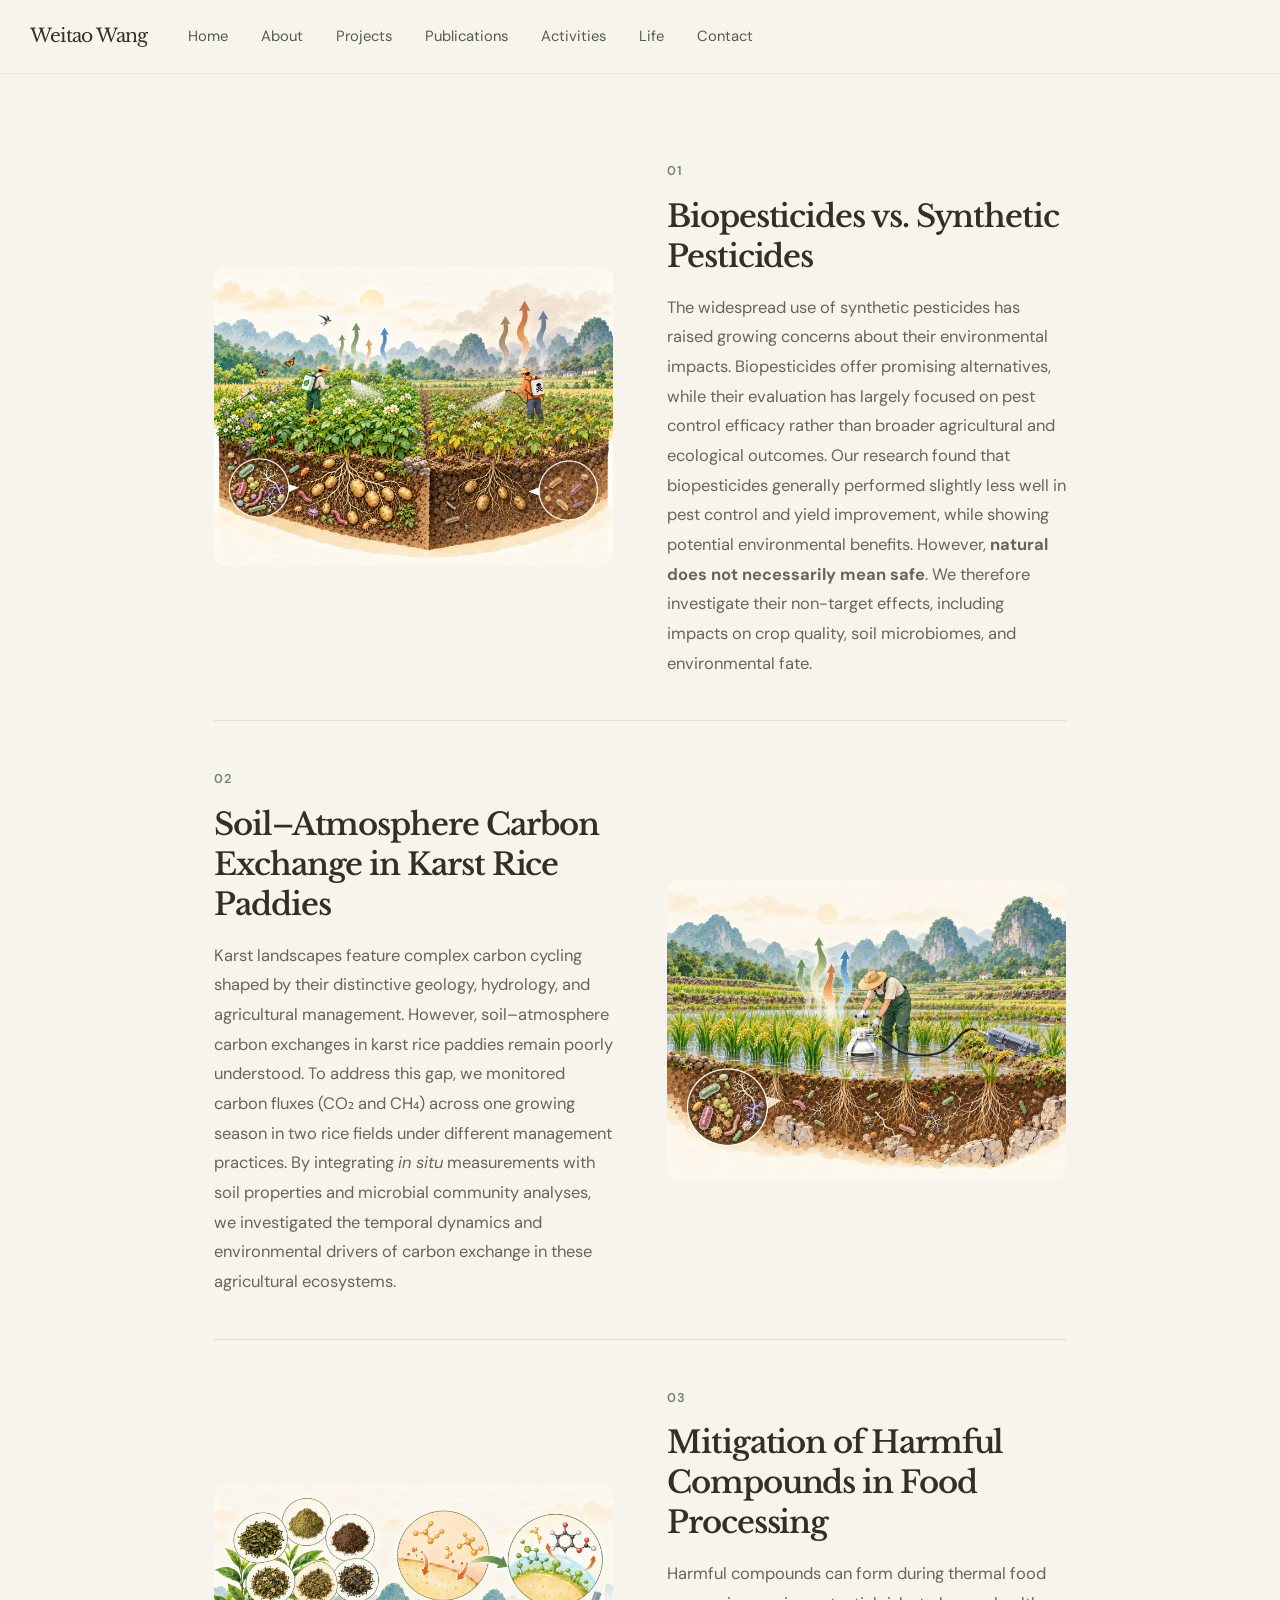
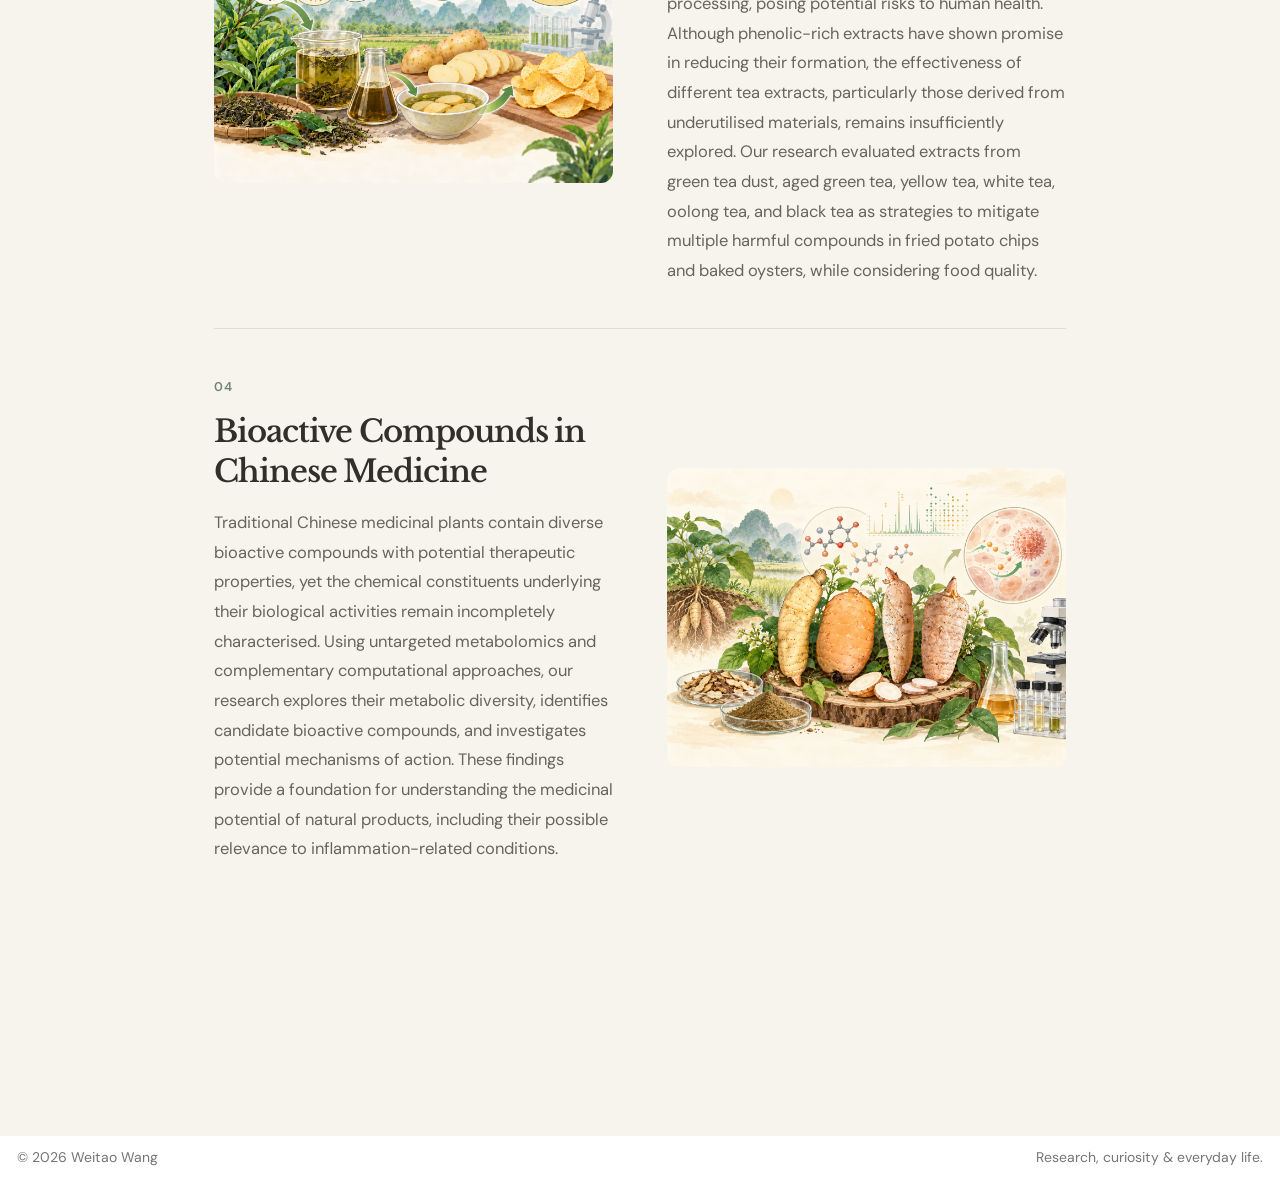
<file: projects/index.html>
<!DOCTYPE html>
<html xmlns="http://www.w3.org/1999/xhtml" lang="en" xml:lang="en"><head>

<meta charset="utf-8">
<meta name="generator" content="quarto-1.10.19">

<meta name="viewport" content="width=device-width, initial-scale=1.0, user-scalable=yes">


<title>Projects | Weitao Wang – Weitao Wang</title>
<style>
/* Default styles provided by pandoc.
** See https://pandoc.org/MANUAL.html#variables-for-html for config info.
*/
span.smallcaps{font-variant: small-caps;}
div.columns{display: flex; gap: 1.5em;}
div.column{flex: auto;}
@media screen {
div.columns{gap: min(4vw, 1.5em);}
div.column{overflow-x: auto;}
}
div.hanging-indent{margin-left: 1.5em; text-indent: -1.5em;}
ul.task-list{list-style: none;}
ul.task-list li input[type="checkbox"] {
  width: 0.8em;
  margin: 0 0.8em 0.2em -1em; /* quarto-specific, see https://github.com/quarto-dev/quarto-cli/issues/4556 */ 
  vertical-align: middle;
}
</style>


<script src="../site_libs/quarto-nav/quarto-nav.js"></script>
<script src="../site_libs/quarto-nav/headroom.min.js"></script>
<script src="../site_libs/clipboard/clipboard.min.js"></script>
<script src="../site_libs/quarto-html/quarto.js" type="module"></script>
<script src="../site_libs/quarto-html/tabsets/tabsets.js" type="module"></script>
<script src="../site_libs/quarto-html/popper.min.js"></script>
<script src="../site_libs/quarto-html/tippy.umd.min.js"></script>
<link href="../site_libs/quarto-html/tippy.css" rel="stylesheet">
<link href="../site_libs/quarto-html/quarto-syntax-highlighting-bf27225e3a48a9273f3daa8f8e829971.css" rel="stylesheet" id="quarto-text-highlighting-styles">
<script src="../site_libs/bootstrap/bootstrap.min.js"></script>
<link href="../site_libs/bootstrap/bootstrap-icons.css" rel="stylesheet">
<link href="../site_libs/bootstrap/bootstrap-bf55c61db8fc2e05fc0836da2161ec84.min.css" rel="stylesheet" append-hash="true" id="quarto-bootstrap" data-mode="light">
<script id="quarto-search-options" type="application/json">{
  "language": {
    "search-no-results-text": "No results",
    "search-matching-documents-text": "matching documents",
    "search-copy-link-title": "Copy link to search",
    "search-hide-matches-text": "Hide additional matches",
    "search-more-match-text": "more match in this document",
    "search-more-matches-text": "more matches in this document",
    "search-clear-button-title": "Clear",
    "search-text-placeholder": "",
    "search-detached-cancel-button-title": "Cancel",
    "search-submit-button-title": "Submit",
    "search-label": "Search"
  }
}</script>
<style>html{ scroll-behavior: smooth; }</style>
<meta name="google-site-verification" content="JhhW5P5hkvwesk4FPlduVDtQ9XMPo-oJWmuJMA9iXms">


<link rel="stylesheet" href="../styles.css">
</head>

<body class="nav-fixed quarto-light">

<div id="quarto-search-results"></div>
  <header id="quarto-header" class="headroom fixed-top">
    <nav class="navbar navbar-expand-lg " data-bs-theme="dark">
      <div class="navbar-container container-fluid">
      <div class="navbar-brand-container mx-auto">
    <a class="navbar-brand" href="../index.html">
    <span class="navbar-title">Weitao Wang</span>
    </a>
  </div>
          <button class="navbar-toggler" type="button" data-bs-toggle="collapse" data-bs-target="#navbarCollapse" aria-controls="navbarCollapse" role="menu" aria-expanded="false" aria-label="Toggle navigation" onclick="if (window.quartoToggleHeadroom) { window.quartoToggleHeadroom(); }">
  <span class="navbar-toggler-icon"></span>
</button>
          <div class="collapse navbar-collapse" id="navbarCollapse">
            <ul class="navbar-nav navbar-nav-scroll me-auto">
  <li class="nav-item">
    <a class="nav-link" href="../index.html"> 
<span class="menu-text">Home</span></a>
  </li>  
  <li class="nav-item">
    <a class="nav-link" href="../about.html"> 
<span class="menu-text">About</span></a>
  </li>  
  <li class="nav-item">
    <a class="nav-link active" href="../projects/index.html" aria-current="page"> 
<span class="menu-text">Projects</span></a>
  </li>  
  <li class="nav-item">
    <a class="nav-link" href="../publications.html"> 
<span class="menu-text">Publications</span></a>
  </li>  
  <li class="nav-item">
    <a class="nav-link" href="../activities.html"> 
<span class="menu-text">Activities</span></a>
  </li>  
  <li class="nav-item">
    <a class="nav-link" href="../life/index.html"> 
<span class="menu-text">Life</span></a>
  </li>  
  <li class="nav-item">
    <a class="nav-link" href="../contact.html"> 
<span class="menu-text">Contact</span></a>
  </li>  
</ul>
          </div> <!-- /navcollapse -->
            <div class="quarto-navbar-tools">
</div>
      </div> <!-- /container-fluid -->
    </nav>
</header>
<!-- content -->
<div id="quarto-content" class="quarto-container page-columns page-rows-contents page-layout-full page-navbar">
<!-- sidebar -->
<!-- margin-sidebar -->
    
<!-- main -->
<main class="content column-page" id="quarto-document-content"><header id="title-block-header" class="quarto-title-block"></header>




<div class="projects-page">
<div class="project-block project-reverse">
<div class="project-copy">
<p><span class="eyebrow">01</span></p>
<section id="biopesticides-vs.-synthetic-pesticides" class="level2">
<h2 data-anchor-id="biopesticides-vs.-synthetic-pesticides">Biopesticides vs.&nbsp;Synthetic Pesticides</h2>
<p>The widespread use of synthetic pesticides has raised growing concerns about their environmental impacts. Biopesticides offer promising alternatives, while their evaluation has largely focused on pest control efficacy rather than broader agricultural and ecological outcomes. Our research found that biopesticides generally performed slightly less well in pest control and yield improvement, while showing potential environmental benefits. However, <strong>natural does not necessarily mean safe</strong>. We therefore investigate their non-target effects, including impacts on crop quality, soil microbiomes, and environmental fate.</p>
</section>
</div>
<div class="project-image">
<p><img src="../images/projects/biopesticides.jpg" class="img-fluid"></p>
</div>
</div>
<div class="project-block">
<div class="project-copy">
<p><span class="eyebrow">02</span></p>
<section id="soilatmosphere-carbon-exchange-in-karst-rice-paddies" class="level2">
<h2 data-anchor-id="soilatmosphere-carbon-exchange-in-karst-rice-paddies">Soil–Atmosphere Carbon Exchange in Karst Rice Paddies</h2>
<p>Karst landscapes feature complex carbon cycling shaped by their distinctive geology, hydrology, and agricultural management. However, soil–atmosphere carbon exchanges in karst rice paddies remain poorly understood. To address this gap, we monitored carbon fluxes (CO₂ and CH₄) across one growing season in two rice fields under different management practices. By integrating <em>in situ</em> measurements with soil properties and microbial community analyses, we investigated the temporal dynamics and environmental drivers of carbon exchange in these agricultural ecosystems.</p>
</section>
</div>
<div class="project-image">
<p><img src="../images/projects/karst-rice.jpg" class="img-fluid"></p>
</div>
</div>
<div class="project-block project-reverse">
<div class="project-copy">
<p><span class="eyebrow">03</span></p>
<section id="mitigation-of-harmful-compounds-in-food-processing" class="level2">
<h2 data-anchor-id="mitigation-of-harmful-compounds-in-food-processing">Mitigation of Harmful Compounds in Food Processing</h2>
<p>Harmful compounds can form during thermal food processing, posing potential risks to human health. Although phenolic-rich extracts have shown promise in reducing their formation, the effectiveness of different tea extracts, particularly those derived from underutilised materials, remains insufficiently explored. Our research evaluated extracts from green tea dust, aged green tea, yellow tea, white tea, oolong tea, and black tea as strategies to mitigate multiple harmful compounds in fried potato chips and baked oysters, while considering food quality.</p>
</section>
</div>
<div class="project-image">
<p><img src="../images/projects/food-processing.jpg" class="img-fluid"></p>
</div>
</div>
<div class="project-block">
<div class="project-copy">
<p><span class="eyebrow">04</span></p>
<section id="bioactive-compounds-in-chinese-medicine" class="level2">
<h2 data-anchor-id="bioactive-compounds-in-chinese-medicine">Bioactive Compounds in Chinese Medicine</h2>
<p>Traditional Chinese medicinal plants contain diverse bioactive compounds with potential therapeutic properties, yet the chemical constituents underlying their biological activities remain incompletely characterised. Using untargeted metabolomics and complementary computational approaches, our research explores their metabolic diversity, identifies candidate bioactive compounds, and investigates potential mechanisms of action. These findings provide a foundation for understanding the medicinal potential of natural products, including their possible relevance to inflammation-related conditions.</p>
</section>
</div>
<div class="project-image">
<p><img src="../images/projects/chinese-medicine.jpg" class="img-fluid"></p>
</div>
</div>
</div>



</main> <!-- /main -->
<script id="quarto-html-after-body" type="application/javascript">
  window.document.addEventListener("DOMContentLoaded", function (event) {
    const isCodeAnnotation = (el) => {
      for (const clz of el.classList) {
        if (clz.startsWith('code-annotation-')) {                     
          return true;
        }
      }
      return false;
    }
    const onCopySuccess = function(e) {
      // button target
      const button = e.trigger;
      // don't keep focus
      button.blur();
      // flash "checked"
      button.classList.add('code-copy-button-checked');
      var currentTitle = button.getAttribute("title");
      button.setAttribute("title", "Copied!");
      let tooltip;
      if (window.bootstrap) {
        button.setAttribute("data-bs-toggle", "tooltip");
        button.setAttribute("data-bs-placement", "left");
        button.setAttribute("data-bs-title", "Copied!");
        tooltip = new bootstrap.Tooltip(button, 
          { trigger: "manual", 
            customClass: "code-copy-button-tooltip",
            offset: [0, -8]});
        tooltip.show();    
      }
      setTimeout(function() {
        if (tooltip) {
          tooltip.hide();
          button.removeAttribute("data-bs-title");
          button.removeAttribute("data-bs-toggle");
          button.removeAttribute("data-bs-placement");
        }
        button.setAttribute("title", currentTitle);
        button.classList.remove('code-copy-button-checked');
      }, 1000);
      // clear code selection
      e.clearSelection();
    }
    const getTextToCopy = function(trigger) {
      const outerScaffold = trigger.parentElement.cloneNode(true);
      const codeEl = outerScaffold.querySelector('code');
      for (const childEl of codeEl.children) {
        if (isCodeAnnotation(childEl)) {
          childEl.remove();
        }
      }
      return codeEl.innerText;
    }
    const clipboard = new window.ClipboardJS('.code-copy-button:not([data-in-quarto-modal])', {
      text: getTextToCopy
    });
    clipboard.on('success', onCopySuccess);
    if (window.document.getElementById('quarto-embedded-source-code-modal')) {
      const clipboardModal = new window.ClipboardJS('.code-copy-button[data-in-quarto-modal]', {
        text: getTextToCopy,
        container: window.document.getElementById('quarto-embedded-source-code-modal')
      });
      clipboardModal.on('success', onCopySuccess);
    }
      var localhostRegex = new RegExp(/^(?:http|https):\/\/localhost\:?[0-9]*\//);
      var mailtoRegex = new RegExp(/^mailto:/);
        var filterRegex = new RegExp("https:\/\/weitaow2000\.github\.io\/");
      var isInternal = (href) => {
          return filterRegex.test(href) || localhostRegex.test(href) || mailtoRegex.test(href);
      }
      // Inspect non-navigation links and adorn them if external
     var links = window.document.querySelectorAll('a[href]:not(.nav-link):not(.navbar-brand):not(.toc-action):not(.sidebar-link):not(.sidebar-item-toggle):not(.pagination-link):not(.no-external):not([aria-hidden]):not(.dropdown-item):not(.quarto-navigation-tool):not(.about-link)');
      for (var i=0; i<links.length; i++) {
        const link = links[i];
        if (!isInternal(link.href)) {
          // undo the damage that might have been done by quarto-nav.js in the case of
          // links that we want to consider external
          if (link.dataset.originalHref !== undefined) {
            link.href = link.dataset.originalHref;
          }
        }
      }
    function tippyHover(el, contentFn, onTriggerFn, onUntriggerFn) {
      const config = {
        allowHTML: true,
        maxWidth: 500,
        delay: 100,
        arrow: false,
        appendTo: function(el) {
            return el.parentElement;
        },
        interactive: true,
        interactiveBorder: 10,
        theme: 'quarto',
        placement: 'bottom-start',
      };
      if (contentFn) {
        config.content = contentFn;
      }
      if (onTriggerFn) {
        config.onTrigger = onTriggerFn;
      }
      if (onUntriggerFn) {
        config.onUntrigger = onUntriggerFn;
      }
      window.tippy(el, config); 
    }
    const noterefs = window.document.querySelectorAll('a[role="doc-noteref"]');
    for (var i=0; i<noterefs.length; i++) {
      const ref = noterefs[i];
      tippyHover(ref, function() {
        // use id or data attribute instead here
        let href = ref.getAttribute('data-footnote-href') || ref.getAttribute('href');
        try { href = new URL(href).hash; } catch {}
        const id = href.replace(/^#\/?/, "");
        const note = window.document.getElementById(id);
        if (note) {
          return note.innerHTML;
        } else {
          return "";
        }
      });
    }
    const xrefs = window.document.querySelectorAll('a.quarto-xref');
    const processXRef = (id, note) => {
      // Strip column container classes
      const stripColumnClz = (el) => {
        el.classList.remove("page-full", "page-columns");
        if (el.children) {
          for (const child of el.children) {
            stripColumnClz(child);
          }
        }
      }
      stripColumnClz(note)
      if (id === null || id.startsWith('sec-')) {
        // Special case sections, only their first couple elements
        const container = document.createElement("div");
        if (note.children && note.children.length > 2) {
          container.appendChild(note.children[0].cloneNode(true));
          for (let i = 1; i < note.children.length; i++) {
            const child = note.children[i];
            if (child.tagName === "P" && child.innerText === "") {
              continue;
            } else {
              container.appendChild(child.cloneNode(true));
              break;
            }
          }
          if (window.Quarto?.typesetMath) {
            window.Quarto.typesetMath(container);
          }
          return container.innerHTML
        } else {
          if (window.Quarto?.typesetMath) {
            window.Quarto.typesetMath(note);
          }
          return note.innerHTML;
        }
      } else {
        // Remove any anchor links if they are present
        const anchorLink = note.querySelector('a.anchorjs-link');
        if (anchorLink) {
          anchorLink.remove();
        }
        if (window.Quarto?.typesetMath) {
          window.Quarto.typesetMath(note);
        }
        if (note.classList.contains("callout")) {
          return note.outerHTML;
        } else {
          return note.innerHTML;
        }
      }
    }
    for (var i=0; i<xrefs.length; i++) {
      const xref = xrefs[i];
      tippyHover(xref, undefined, function(instance) {
        instance.disable();
        let url = xref.getAttribute('href');
        let hash = undefined; 
        if (url.startsWith('#')) {
          hash = url;
        } else {
          try { hash = new URL(url).hash; } catch {}
        }
        if (hash) {
          const id = hash.replace(/^#\/?/, "");
          const note = window.document.getElementById(id);
          if (note !== null) {
            try {
              const html = processXRef(id, note.cloneNode(true));
              instance.setContent(html);
            } finally {
              instance.enable();
              instance.show();
            }
          } else {
            // See if we can fetch this
            fetch(url.split('#')[0])
            .then(res => res.text())
            .then(html => {
              const parser = new DOMParser();
              const htmlDoc = parser.parseFromString(html, "text/html");
              const note = htmlDoc.getElementById(id);
              if (note !== null) {
                const html = processXRef(id, note);
                instance.setContent(html);
              } 
            }).finally(() => {
              instance.enable();
              instance.show();
            });
          }
        } else {
          // See if we can fetch a full url (with no hash to target)
          // This is a special case and we should probably do some content thinning / targeting
          fetch(url)
          .then(res => res.text())
          .then(html => {
            const parser = new DOMParser();
            const htmlDoc = parser.parseFromString(html, "text/html");
            const note = htmlDoc.querySelector('main.content');
            if (note !== null) {
              // This should only happen for chapter cross references
              // (since there is no id in the URL)
              // remove the first header
              if (note.children.length > 0 && note.children[0].tagName === "HEADER") {
                note.children[0].remove();
              }
              const html = processXRef(null, note);
              instance.setContent(html);
            } 
          }).finally(() => {
            instance.enable();
            instance.show();
          });
        }
      }, function(instance) {
      });
    }
        let selectedAnnoteEl;
        const selectorForAnnotation = ( cell, annotation) => {
          let cellAttr = 'data-code-cell="' + cell + '"';
          let lineAttr = 'data-code-annotation="' +  annotation + '"';
          const selector = 'span[' + cellAttr + '][' + lineAttr + ']';
          return selector;
        }
        const selectCodeLines = (annoteEl) => {
          const doc = window.document;
          const targetCell = annoteEl.getAttribute("data-target-cell");
          const targetAnnotation = annoteEl.getAttribute("data-target-annotation");
          const annoteSpan = window.document.querySelector(selectorForAnnotation(targetCell, targetAnnotation));
          const lines = annoteSpan.getAttribute("data-code-lines").split(",");
          const lineIds = lines.map((line) => {
            return targetCell + "-" + line;
          })
          let top = null;
          let height = null;
          let parent = null;
          if (lineIds.length > 0) {
              //compute the position of the single el (top and bottom and make a div)
              const el = window.document.getElementById(lineIds[0]);
              top = el.offsetTop;
              height = el.offsetHeight;
              parent = el.parentElement.parentElement;
            if (lineIds.length > 1) {
              const lastEl = window.document.getElementById(lineIds[lineIds.length - 1]);
              const bottom = lastEl.offsetTop + lastEl.offsetHeight;
              height = bottom - top;
            }
            if (top !== null && height !== null && parent !== null) {
              // cook up a div (if necessary) and position it 
              let div = window.document.getElementById("code-annotation-line-highlight");
              if (div === null) {
                div = window.document.createElement("div");
                div.setAttribute("id", "code-annotation-line-highlight");
                div.style.position = 'absolute';
                parent.appendChild(div);
              }
              div.style.top = top - 2 + "px";
              div.style.height = height + 4 + "px";
              div.style.left = 0;
              let gutterDiv = window.document.getElementById("code-annotation-line-highlight-gutter");
              if (gutterDiv === null) {
                gutterDiv = window.document.createElement("div");
                gutterDiv.setAttribute("id", "code-annotation-line-highlight-gutter");
                gutterDiv.style.position = 'absolute';
                const codeCell = window.document.getElementById(targetCell);
                const gutter = codeCell.querySelector('.code-annotation-gutter');
                gutter.appendChild(gutterDiv);
              }
              gutterDiv.style.top = top - 2 + "px";
              gutterDiv.style.height = height + 4 + "px";
            }
            selectedAnnoteEl = annoteEl;
          }
        };
        const unselectCodeLines = () => {
          const elementsIds = ["code-annotation-line-highlight", "code-annotation-line-highlight-gutter"];
          elementsIds.forEach((elId) => {
            const div = window.document.getElementById(elId);
            if (div) {
              div.remove();
            }
          });
          selectedAnnoteEl = undefined;
        };
          // Handle positioning of the toggle
      window.addEventListener(
        "resize",
        throttle(() => {
          elRect = undefined;
          if (selectedAnnoteEl) {
            selectCodeLines(selectedAnnoteEl);
          }
        }, 10)
      );
      function throttle(fn, ms) {
      let throttle = false;
      let timer;
        return (...args) => {
          if(!throttle) { // first call gets through
              fn.apply(this, args);
              throttle = true;
          } else { // all the others get throttled
              if(timer) clearTimeout(timer); // cancel #2
              timer = setTimeout(() => {
                fn.apply(this, args);
                timer = throttle = false;
              }, ms);
          }
        };
      }
        // Attach click handler to the DT
        const annoteDls = window.document.querySelectorAll('dt[data-target-cell]');
        for (const annoteDlNode of annoteDls) {
          annoteDlNode.addEventListener('click', (event) => {
            const clickedEl = event.target;
            if (clickedEl !== selectedAnnoteEl) {
              unselectCodeLines();
              const activeEl = window.document.querySelector('dt[data-target-cell].code-annotation-active');
              if (activeEl) {
                activeEl.classList.remove('code-annotation-active');
              }
              selectCodeLines(clickedEl);
              clickedEl.classList.add('code-annotation-active');
            } else {
              // Unselect the line
              unselectCodeLines();
              clickedEl.classList.remove('code-annotation-active');
            }
          });
        }
    const findCites = (el) => {
      const parentEl = el.parentElement;
      if (parentEl) {
        const cites = parentEl.dataset.cites;
        if (cites) {
          return {
            el,
            cites: cites.split(' ')
          };
        } else {
          return findCites(el.parentElement)
        }
      } else {
        return undefined;
      }
    };
    var bibliorefs = window.document.querySelectorAll('a[role="doc-biblioref"]');
    for (var i=0; i<bibliorefs.length; i++) {
      const ref = bibliorefs[i];
      const citeInfo = findCites(ref);
      if (citeInfo) {
        tippyHover(citeInfo.el, function() {
          var popup = window.document.createElement('div');
          citeInfo.cites.forEach(function(cite) {
            var citeDiv = window.document.createElement('div');
            citeDiv.classList.add('hanging-indent');
            citeDiv.classList.add('csl-entry');
            var biblioDiv = window.document.getElementById('ref-' + cite);
            if (biblioDiv) {
              citeDiv.innerHTML = biblioDiv.innerHTML;
            }
            popup.appendChild(citeDiv);
          });
          return popup.innerHTML;
        });
      }
    }
  });
  </script>
</div> <!-- /content -->
<footer class="footer">
  <div class="nav-footer">
    <div class="nav-footer-left">
<p>© 2026 Weitao Wang</p>
</div>   
    <div class="nav-footer-center">
      &nbsp;
    </div>
    <div class="nav-footer-right">
<p>Research, curiosity &amp; everyday life.</p>
</div>
  </div>
</footer>




<script src="../site_libs/quarto-html/zenscroll-min.js"></script>
</body></html>
</file>
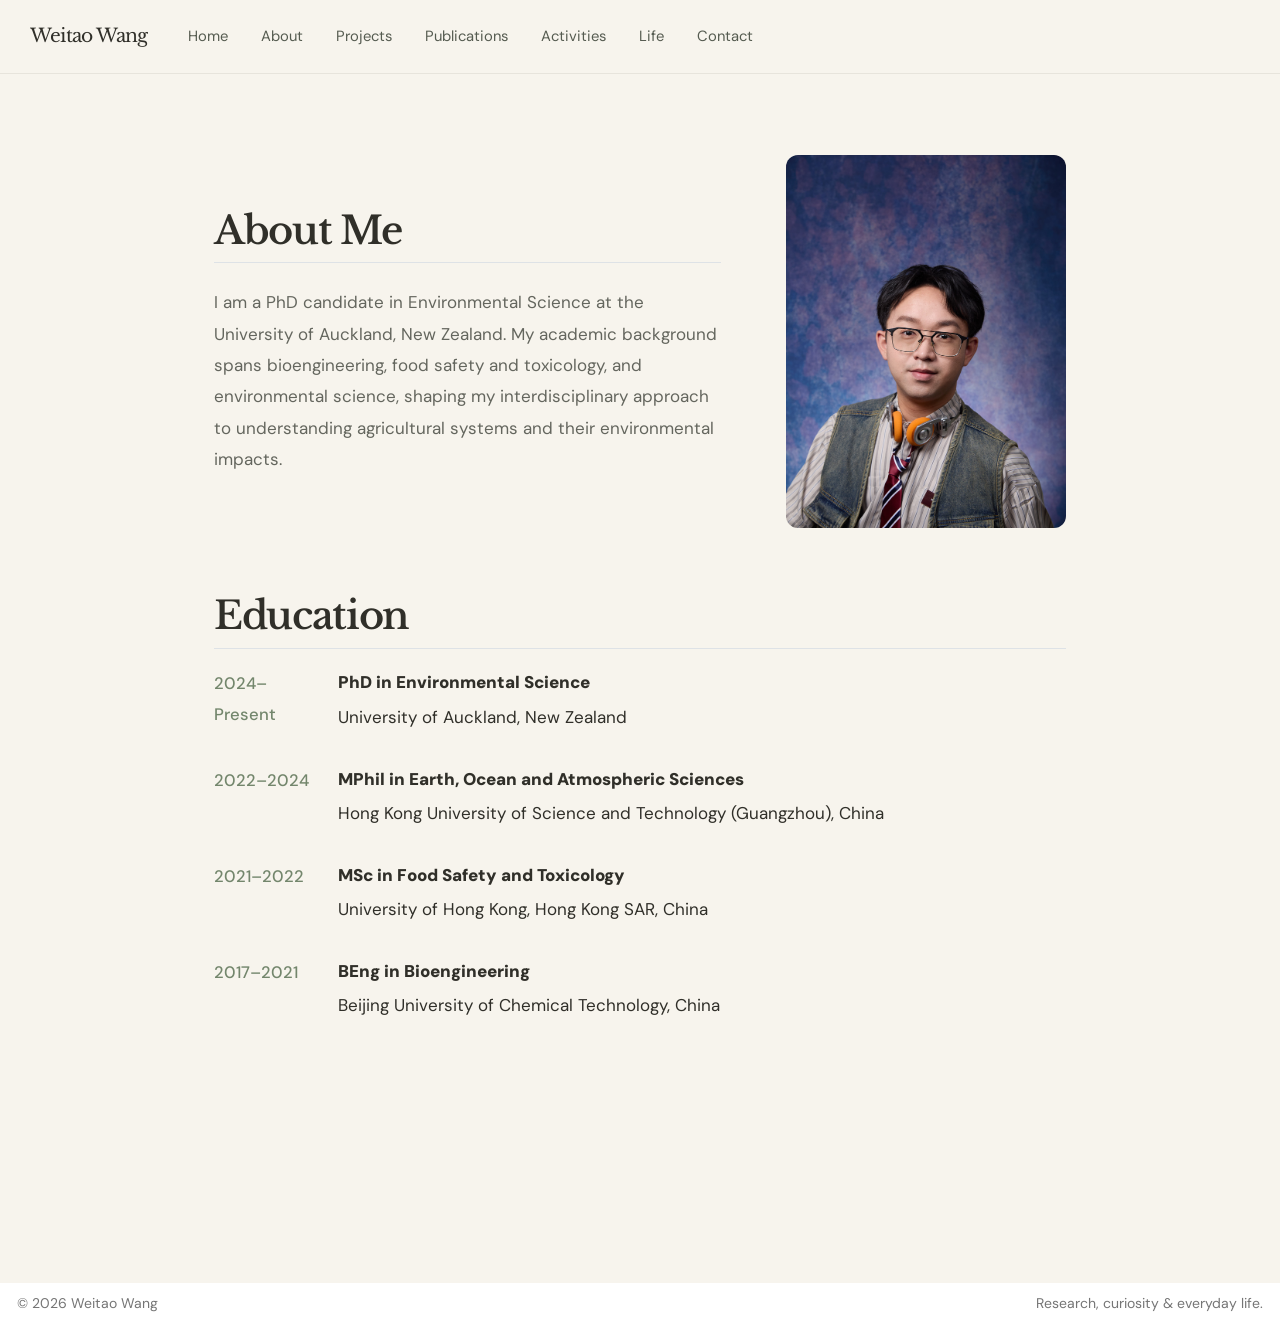
<file: about.html>
<!DOCTYPE html>
<html xmlns="http://www.w3.org/1999/xhtml" lang="en" xml:lang="en"><head>

<meta charset="utf-8">
<meta name="generator" content="quarto-1.10.19">

<meta name="viewport" content="width=device-width, initial-scale=1.0, user-scalable=yes">


<title>About | Weitao Wang – Weitao Wang</title>
<style>
/* Default styles provided by pandoc.
** See https://pandoc.org/MANUAL.html#variables-for-html for config info.
*/
span.smallcaps{font-variant: small-caps;}
div.columns{display: flex; gap: 1.5em;}
div.column{flex: auto;}
@media screen {
div.columns{gap: min(4vw, 1.5em);}
div.column{overflow-x: auto;}
}
div.hanging-indent{margin-left: 1.5em; text-indent: -1.5em;}
ul.task-list{list-style: none;}
ul.task-list li input[type="checkbox"] {
  width: 0.8em;
  margin: 0 0.8em 0.2em -1em; /* quarto-specific, see https://github.com/quarto-dev/quarto-cli/issues/4556 */ 
  vertical-align: middle;
}
</style>


<script src="site_libs/quarto-nav/quarto-nav.js"></script>
<script src="site_libs/quarto-nav/headroom.min.js"></script>
<script src="site_libs/clipboard/clipboard.min.js"></script>
<script src="site_libs/quarto-html/quarto.js" type="module"></script>
<script src="site_libs/quarto-html/tabsets/tabsets.js" type="module"></script>
<script src="site_libs/quarto-html/popper.min.js"></script>
<script src="site_libs/quarto-html/tippy.umd.min.js"></script>
<link href="site_libs/quarto-html/tippy.css" rel="stylesheet">
<link href="site_libs/quarto-html/quarto-syntax-highlighting-bf27225e3a48a9273f3daa8f8e829971.css" rel="stylesheet" id="quarto-text-highlighting-styles">
<script src="site_libs/bootstrap/bootstrap.min.js"></script>
<link href="site_libs/bootstrap/bootstrap-icons.css" rel="stylesheet">
<link href="site_libs/bootstrap/bootstrap-bf55c61db8fc2e05fc0836da2161ec84.min.css" rel="stylesheet" append-hash="true" id="quarto-bootstrap" data-mode="light">
<script id="quarto-search-options" type="application/json">{
  "language": {
    "search-no-results-text": "No results",
    "search-matching-documents-text": "matching documents",
    "search-copy-link-title": "Copy link to search",
    "search-hide-matches-text": "Hide additional matches",
    "search-more-match-text": "more match in this document",
    "search-more-matches-text": "more matches in this document",
    "search-clear-button-title": "Clear",
    "search-text-placeholder": "",
    "search-detached-cancel-button-title": "Cancel",
    "search-submit-button-title": "Submit",
    "search-label": "Search"
  }
}</script>
<style>html{ scroll-behavior: smooth; }</style>
<meta name="google-site-verification" content="JhhW5P5hkvwesk4FPlduVDtQ9XMPo-oJWmuJMA9iXms">


<link rel="stylesheet" href="styles.css">
</head>

<body class="nav-fixed quarto-light">

<div id="quarto-search-results"></div>
  <header id="quarto-header" class="headroom fixed-top">
    <nav class="navbar navbar-expand-lg " data-bs-theme="dark">
      <div class="navbar-container container-fluid">
      <div class="navbar-brand-container mx-auto">
    <a class="navbar-brand" href="./index.html">
    <span class="navbar-title">Weitao Wang</span>
    </a>
  </div>
          <button class="navbar-toggler" type="button" data-bs-toggle="collapse" data-bs-target="#navbarCollapse" aria-controls="navbarCollapse" role="menu" aria-expanded="false" aria-label="Toggle navigation" onclick="if (window.quartoToggleHeadroom) { window.quartoToggleHeadroom(); }">
  <span class="navbar-toggler-icon"></span>
</button>
          <div class="collapse navbar-collapse" id="navbarCollapse">
            <ul class="navbar-nav navbar-nav-scroll me-auto">
  <li class="nav-item">
    <a class="nav-link" href="./index.html"> 
<span class="menu-text">Home</span></a>
  </li>  
  <li class="nav-item">
    <a class="nav-link active" href="./about.html" aria-current="page"> 
<span class="menu-text">About</span></a>
  </li>  
  <li class="nav-item">
    <a class="nav-link" href="./projects/index.html"> 
<span class="menu-text">Projects</span></a>
  </li>  
  <li class="nav-item">
    <a class="nav-link" href="./publications.html"> 
<span class="menu-text">Publications</span></a>
  </li>  
  <li class="nav-item">
    <a class="nav-link" href="./activities.html"> 
<span class="menu-text">Activities</span></a>
  </li>  
  <li class="nav-item">
    <a class="nav-link" href="./life/index.html"> 
<span class="menu-text">Life</span></a>
  </li>  
  <li class="nav-item">
    <a class="nav-link" href="./contact.html"> 
<span class="menu-text">Contact</span></a>
  </li>  
</ul>
          </div> <!-- /navcollapse -->
            <div class="quarto-navbar-tools">
</div>
      </div> <!-- /container-fluid -->
    </nav>
</header>
<!-- content -->
<div id="quarto-content" class="quarto-container page-columns page-rows-contents page-layout-full page-navbar">
<!-- sidebar -->
<!-- margin-sidebar -->
    
<!-- main -->
<main class="content column-page" id="quarto-document-content"><header id="title-block-header" class="quarto-title-block"></header>




<div class="about-page">
<div class="about-intro">
<section id="about-me" class="level2 about-copy">
<h2 data-anchor-id="about-me">About Me</h2>
<p>I am a PhD candidate in Environmental Science at the University of Auckland, New Zealand. My academic background spans bioengineering, food safety and toxicology, and environmental science, shaping my interdisciplinary approach to understanding agricultural systems and their environmental impacts.</p>
</section>
<div class="about-photo">
<p><img src="images/profile.jpg" class="img-fluid"></p>
</div>
</div>
<section id="education" class="level2">
<h2 data-anchor-id="education">Education</h2>
<div class="conference-year">
<div class="conference-year-label">
<p>2024–Present</p>
</div>
<div class="conference-year-content">
<p><strong>PhD in Environmental Science</strong></p>
<p>University of Auckland, New Zealand</p>
</div>
</div>
<div class="conference-year">
<div class="conference-year-label">
<p>2022–2024</p>
</div>
<div class="conference-year-content">
<p><strong>MPhil in Earth, Ocean and Atmospheric Sciences</strong></p>
<p>Hong Kong University of Science and Technology (Guangzhou), China</p>
</div>
</div>
<div class="conference-year">
<div class="conference-year-label">
<p>2021–2022</p>
</div>
<div class="conference-year-content">
<p><strong>MSc in Food Safety and Toxicology</strong></p>
<p>University of Hong Kong, Hong Kong SAR, China</p>
</div>
</div>
<div class="conference-year">
<div class="conference-year-label">
<p>2017–2021</p>
</div>
<div class="conference-year-content">
<p><strong>BEng in Bioengineering</strong></p>
<p>Beijing University of Chemical Technology, China</p>
</div>
</div>
</section>
</div>



</main> <!-- /main -->
<script id="quarto-html-after-body" type="application/javascript">
  window.document.addEventListener("DOMContentLoaded", function (event) {
    const isCodeAnnotation = (el) => {
      for (const clz of el.classList) {
        if (clz.startsWith('code-annotation-')) {                     
          return true;
        }
      }
      return false;
    }
    const onCopySuccess = function(e) {
      // button target
      const button = e.trigger;
      // don't keep focus
      button.blur();
      // flash "checked"
      button.classList.add('code-copy-button-checked');
      var currentTitle = button.getAttribute("title");
      button.setAttribute("title", "Copied!");
      let tooltip;
      if (window.bootstrap) {
        button.setAttribute("data-bs-toggle", "tooltip");
        button.setAttribute("data-bs-placement", "left");
        button.setAttribute("data-bs-title", "Copied!");
        tooltip = new bootstrap.Tooltip(button, 
          { trigger: "manual", 
            customClass: "code-copy-button-tooltip",
            offset: [0, -8]});
        tooltip.show();    
      }
      setTimeout(function() {
        if (tooltip) {
          tooltip.hide();
          button.removeAttribute("data-bs-title");
          button.removeAttribute("data-bs-toggle");
          button.removeAttribute("data-bs-placement");
        }
        button.setAttribute("title", currentTitle);
        button.classList.remove('code-copy-button-checked');
      }, 1000);
      // clear code selection
      e.clearSelection();
    }
    const getTextToCopy = function(trigger) {
      const outerScaffold = trigger.parentElement.cloneNode(true);
      const codeEl = outerScaffold.querySelector('code');
      for (const childEl of codeEl.children) {
        if (isCodeAnnotation(childEl)) {
          childEl.remove();
        }
      }
      return codeEl.innerText;
    }
    const clipboard = new window.ClipboardJS('.code-copy-button:not([data-in-quarto-modal])', {
      text: getTextToCopy
    });
    clipboard.on('success', onCopySuccess);
    if (window.document.getElementById('quarto-embedded-source-code-modal')) {
      const clipboardModal = new window.ClipboardJS('.code-copy-button[data-in-quarto-modal]', {
        text: getTextToCopy,
        container: window.document.getElementById('quarto-embedded-source-code-modal')
      });
      clipboardModal.on('success', onCopySuccess);
    }
      var localhostRegex = new RegExp(/^(?:http|https):\/\/localhost\:?[0-9]*\//);
      var mailtoRegex = new RegExp(/^mailto:/);
        var filterRegex = new RegExp("https:\/\/weitaow2000\.github\.io\/");
      var isInternal = (href) => {
          return filterRegex.test(href) || localhostRegex.test(href) || mailtoRegex.test(href);
      }
      // Inspect non-navigation links and adorn them if external
     var links = window.document.querySelectorAll('a[href]:not(.nav-link):not(.navbar-brand):not(.toc-action):not(.sidebar-link):not(.sidebar-item-toggle):not(.pagination-link):not(.no-external):not([aria-hidden]):not(.dropdown-item):not(.quarto-navigation-tool):not(.about-link)');
      for (var i=0; i<links.length; i++) {
        const link = links[i];
        if (!isInternal(link.href)) {
          // undo the damage that might have been done by quarto-nav.js in the case of
          // links that we want to consider external
          if (link.dataset.originalHref !== undefined) {
            link.href = link.dataset.originalHref;
          }
        }
      }
    function tippyHover(el, contentFn, onTriggerFn, onUntriggerFn) {
      const config = {
        allowHTML: true,
        maxWidth: 500,
        delay: 100,
        arrow: false,
        appendTo: function(el) {
            return el.parentElement;
        },
        interactive: true,
        interactiveBorder: 10,
        theme: 'quarto',
        placement: 'bottom-start',
      };
      if (contentFn) {
        config.content = contentFn;
      }
      if (onTriggerFn) {
        config.onTrigger = onTriggerFn;
      }
      if (onUntriggerFn) {
        config.onUntrigger = onUntriggerFn;
      }
      window.tippy(el, config); 
    }
    const noterefs = window.document.querySelectorAll('a[role="doc-noteref"]');
    for (var i=0; i<noterefs.length; i++) {
      const ref = noterefs[i];
      tippyHover(ref, function() {
        // use id or data attribute instead here
        let href = ref.getAttribute('data-footnote-href') || ref.getAttribute('href');
        try { href = new URL(href).hash; } catch {}
        const id = href.replace(/^#\/?/, "");
        const note = window.document.getElementById(id);
        if (note) {
          return note.innerHTML;
        } else {
          return "";
        }
      });
    }
    const xrefs = window.document.querySelectorAll('a.quarto-xref');
    const processXRef = (id, note) => {
      // Strip column container classes
      const stripColumnClz = (el) => {
        el.classList.remove("page-full", "page-columns");
        if (el.children) {
          for (const child of el.children) {
            stripColumnClz(child);
          }
        }
      }
      stripColumnClz(note)
      if (id === null || id.startsWith('sec-')) {
        // Special case sections, only their first couple elements
        const container = document.createElement("div");
        if (note.children && note.children.length > 2) {
          container.appendChild(note.children[0].cloneNode(true));
          for (let i = 1; i < note.children.length; i++) {
            const child = note.children[i];
            if (child.tagName === "P" && child.innerText === "") {
              continue;
            } else {
              container.appendChild(child.cloneNode(true));
              break;
            }
          }
          if (window.Quarto?.typesetMath) {
            window.Quarto.typesetMath(container);
          }
          return container.innerHTML
        } else {
          if (window.Quarto?.typesetMath) {
            window.Quarto.typesetMath(note);
          }
          return note.innerHTML;
        }
      } else {
        // Remove any anchor links if they are present
        const anchorLink = note.querySelector('a.anchorjs-link');
        if (anchorLink) {
          anchorLink.remove();
        }
        if (window.Quarto?.typesetMath) {
          window.Quarto.typesetMath(note);
        }
        if (note.classList.contains("callout")) {
          return note.outerHTML;
        } else {
          return note.innerHTML;
        }
      }
    }
    for (var i=0; i<xrefs.length; i++) {
      const xref = xrefs[i];
      tippyHover(xref, undefined, function(instance) {
        instance.disable();
        let url = xref.getAttribute('href');
        let hash = undefined; 
        if (url.startsWith('#')) {
          hash = url;
        } else {
          try { hash = new URL(url).hash; } catch {}
        }
        if (hash) {
          const id = hash.replace(/^#\/?/, "");
          const note = window.document.getElementById(id);
          if (note !== null) {
            try {
              const html = processXRef(id, note.cloneNode(true));
              instance.setContent(html);
            } finally {
              instance.enable();
              instance.show();
            }
          } else {
            // See if we can fetch this
            fetch(url.split('#')[0])
            .then(res => res.text())
            .then(html => {
              const parser = new DOMParser();
              const htmlDoc = parser.parseFromString(html, "text/html");
              const note = htmlDoc.getElementById(id);
              if (note !== null) {
                const html = processXRef(id, note);
                instance.setContent(html);
              } 
            }).finally(() => {
              instance.enable();
              instance.show();
            });
          }
        } else {
          // See if we can fetch a full url (with no hash to target)
          // This is a special case and we should probably do some content thinning / targeting
          fetch(url)
          .then(res => res.text())
          .then(html => {
            const parser = new DOMParser();
            const htmlDoc = parser.parseFromString(html, "text/html");
            const note = htmlDoc.querySelector('main.content');
            if (note !== null) {
              // This should only happen for chapter cross references
              // (since there is no id in the URL)
              // remove the first header
              if (note.children.length > 0 && note.children[0].tagName === "HEADER") {
                note.children[0].remove();
              }
              const html = processXRef(null, note);
              instance.setContent(html);
            } 
          }).finally(() => {
            instance.enable();
            instance.show();
          });
        }
      }, function(instance) {
      });
    }
        let selectedAnnoteEl;
        const selectorForAnnotation = ( cell, annotation) => {
          let cellAttr = 'data-code-cell="' + cell + '"';
          let lineAttr = 'data-code-annotation="' +  annotation + '"';
          const selector = 'span[' + cellAttr + '][' + lineAttr + ']';
          return selector;
        }
        const selectCodeLines = (annoteEl) => {
          const doc = window.document;
          const targetCell = annoteEl.getAttribute("data-target-cell");
          const targetAnnotation = annoteEl.getAttribute("data-target-annotation");
          const annoteSpan = window.document.querySelector(selectorForAnnotation(targetCell, targetAnnotation));
          const lines = annoteSpan.getAttribute("data-code-lines").split(",");
          const lineIds = lines.map((line) => {
            return targetCell + "-" + line;
          })
          let top = null;
          let height = null;
          let parent = null;
          if (lineIds.length > 0) {
              //compute the position of the single el (top and bottom and make a div)
              const el = window.document.getElementById(lineIds[0]);
              top = el.offsetTop;
              height = el.offsetHeight;
              parent = el.parentElement.parentElement;
            if (lineIds.length > 1) {
              const lastEl = window.document.getElementById(lineIds[lineIds.length - 1]);
              const bottom = lastEl.offsetTop + lastEl.offsetHeight;
              height = bottom - top;
            }
            if (top !== null && height !== null && parent !== null) {
              // cook up a div (if necessary) and position it 
              let div = window.document.getElementById("code-annotation-line-highlight");
              if (div === null) {
                div = window.document.createElement("div");
                div.setAttribute("id", "code-annotation-line-highlight");
                div.style.position = 'absolute';
                parent.appendChild(div);
              }
              div.style.top = top - 2 + "px";
              div.style.height = height + 4 + "px";
              div.style.left = 0;
              let gutterDiv = window.document.getElementById("code-annotation-line-highlight-gutter");
              if (gutterDiv === null) {
                gutterDiv = window.document.createElement("div");
                gutterDiv.setAttribute("id", "code-annotation-line-highlight-gutter");
                gutterDiv.style.position = 'absolute';
                const codeCell = window.document.getElementById(targetCell);
                const gutter = codeCell.querySelector('.code-annotation-gutter');
                gutter.appendChild(gutterDiv);
              }
              gutterDiv.style.top = top - 2 + "px";
              gutterDiv.style.height = height + 4 + "px";
            }
            selectedAnnoteEl = annoteEl;
          }
        };
        const unselectCodeLines = () => {
          const elementsIds = ["code-annotation-line-highlight", "code-annotation-line-highlight-gutter"];
          elementsIds.forEach((elId) => {
            const div = window.document.getElementById(elId);
            if (div) {
              div.remove();
            }
          });
          selectedAnnoteEl = undefined;
        };
          // Handle positioning of the toggle
      window.addEventListener(
        "resize",
        throttle(() => {
          elRect = undefined;
          if (selectedAnnoteEl) {
            selectCodeLines(selectedAnnoteEl);
          }
        }, 10)
      );
      function throttle(fn, ms) {
      let throttle = false;
      let timer;
        return (...args) => {
          if(!throttle) { // first call gets through
              fn.apply(this, args);
              throttle = true;
          } else { // all the others get throttled
              if(timer) clearTimeout(timer); // cancel #2
              timer = setTimeout(() => {
                fn.apply(this, args);
                timer = throttle = false;
              }, ms);
          }
        };
      }
        // Attach click handler to the DT
        const annoteDls = window.document.querySelectorAll('dt[data-target-cell]');
        for (const annoteDlNode of annoteDls) {
          annoteDlNode.addEventListener('click', (event) => {
            const clickedEl = event.target;
            if (clickedEl !== selectedAnnoteEl) {
              unselectCodeLines();
              const activeEl = window.document.querySelector('dt[data-target-cell].code-annotation-active');
              if (activeEl) {
                activeEl.classList.remove('code-annotation-active');
              }
              selectCodeLines(clickedEl);
              clickedEl.classList.add('code-annotation-active');
            } else {
              // Unselect the line
              unselectCodeLines();
              clickedEl.classList.remove('code-annotation-active');
            }
          });
        }
    const findCites = (el) => {
      const parentEl = el.parentElement;
      if (parentEl) {
        const cites = parentEl.dataset.cites;
        if (cites) {
          return {
            el,
            cites: cites.split(' ')
          };
        } else {
          return findCites(el.parentElement)
        }
      } else {
        return undefined;
      }
    };
    var bibliorefs = window.document.querySelectorAll('a[role="doc-biblioref"]');
    for (var i=0; i<bibliorefs.length; i++) {
      const ref = bibliorefs[i];
      const citeInfo = findCites(ref);
      if (citeInfo) {
        tippyHover(citeInfo.el, function() {
          var popup = window.document.createElement('div');
          citeInfo.cites.forEach(function(cite) {
            var citeDiv = window.document.createElement('div');
            citeDiv.classList.add('hanging-indent');
            citeDiv.classList.add('csl-entry');
            var biblioDiv = window.document.getElementById('ref-' + cite);
            if (biblioDiv) {
              citeDiv.innerHTML = biblioDiv.innerHTML;
            }
            popup.appendChild(citeDiv);
          });
          return popup.innerHTML;
        });
      }
    }
  });
  </script>
</div> <!-- /content -->
<footer class="footer">
  <div class="nav-footer">
    <div class="nav-footer-left">
<p>© 2026 Weitao Wang</p>
</div>   
    <div class="nav-footer-center">
      &nbsp;
    </div>
    <div class="nav-footer-right">
<p>Research, curiosity &amp; everyday life.</p>
</div>
  </div>
</footer>




<script src="site_libs/quarto-html/zenscroll-min.js"></script>
</body></html>
</file>
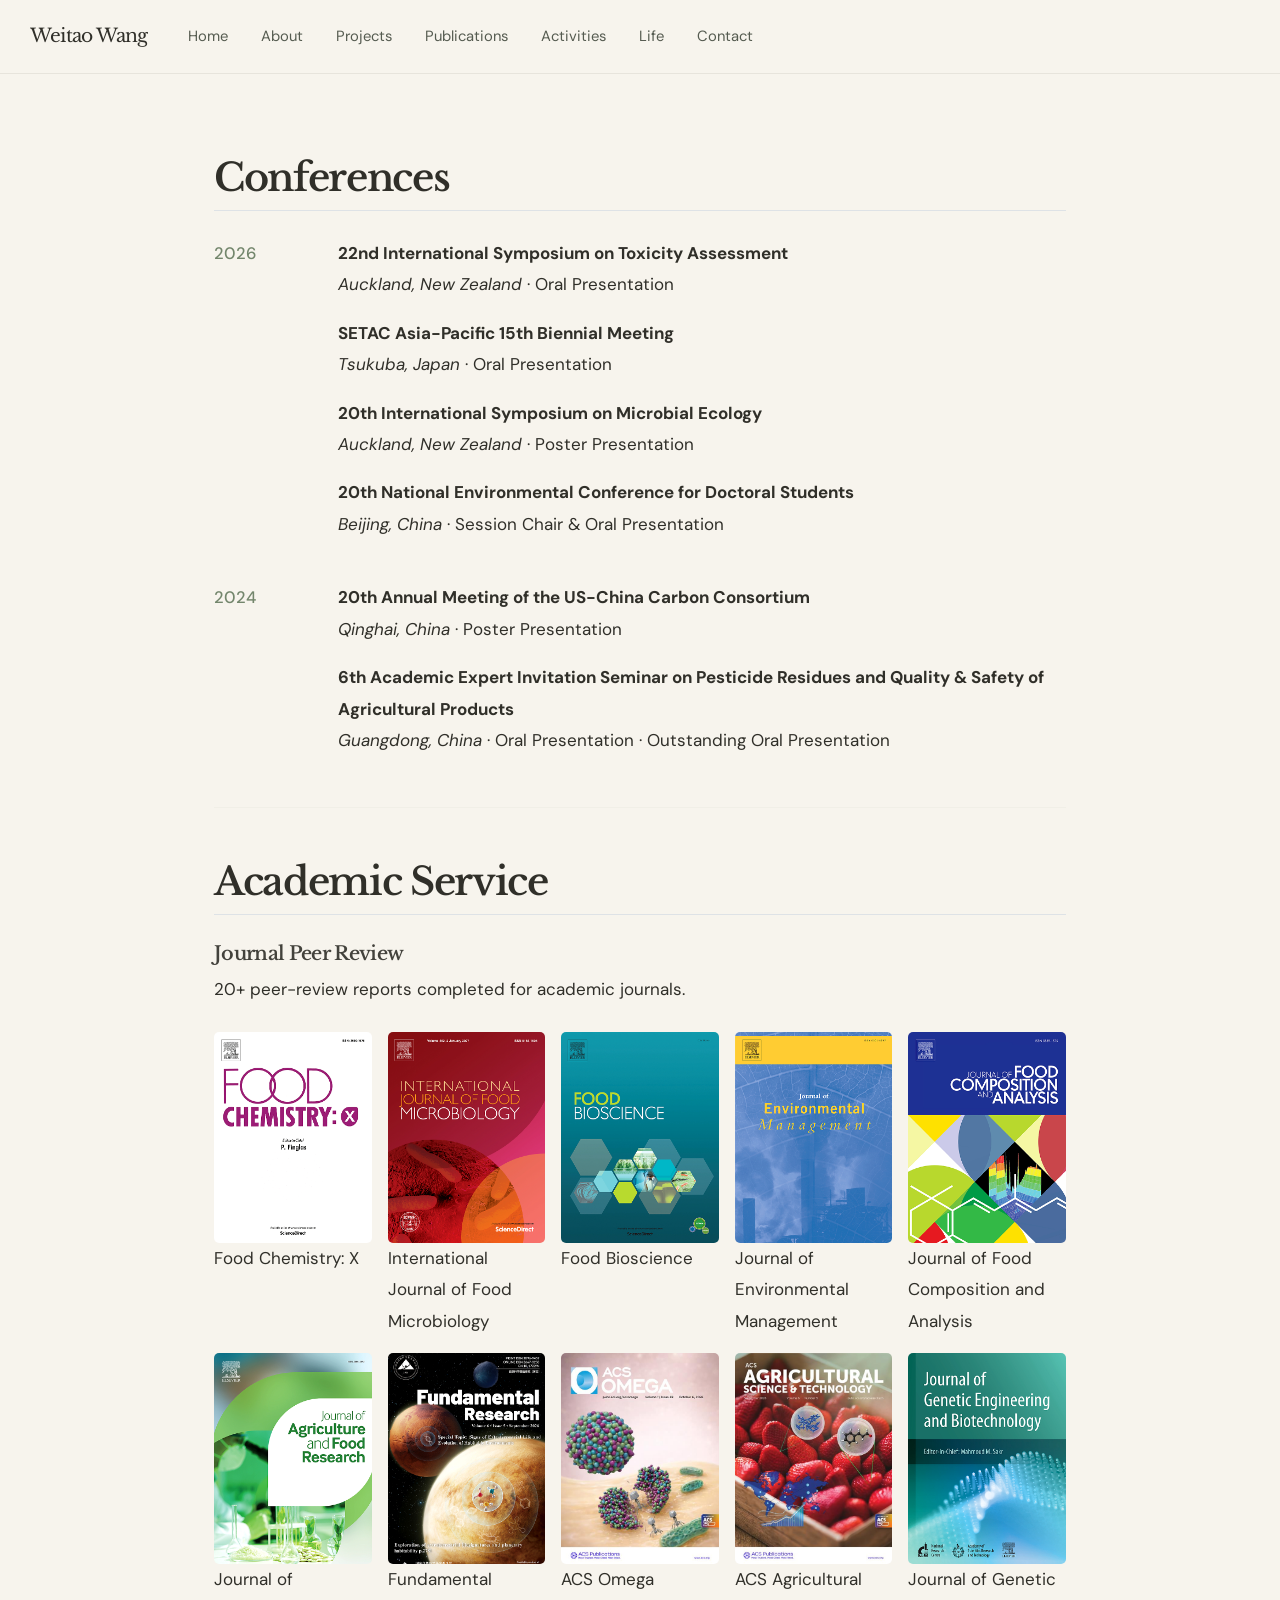
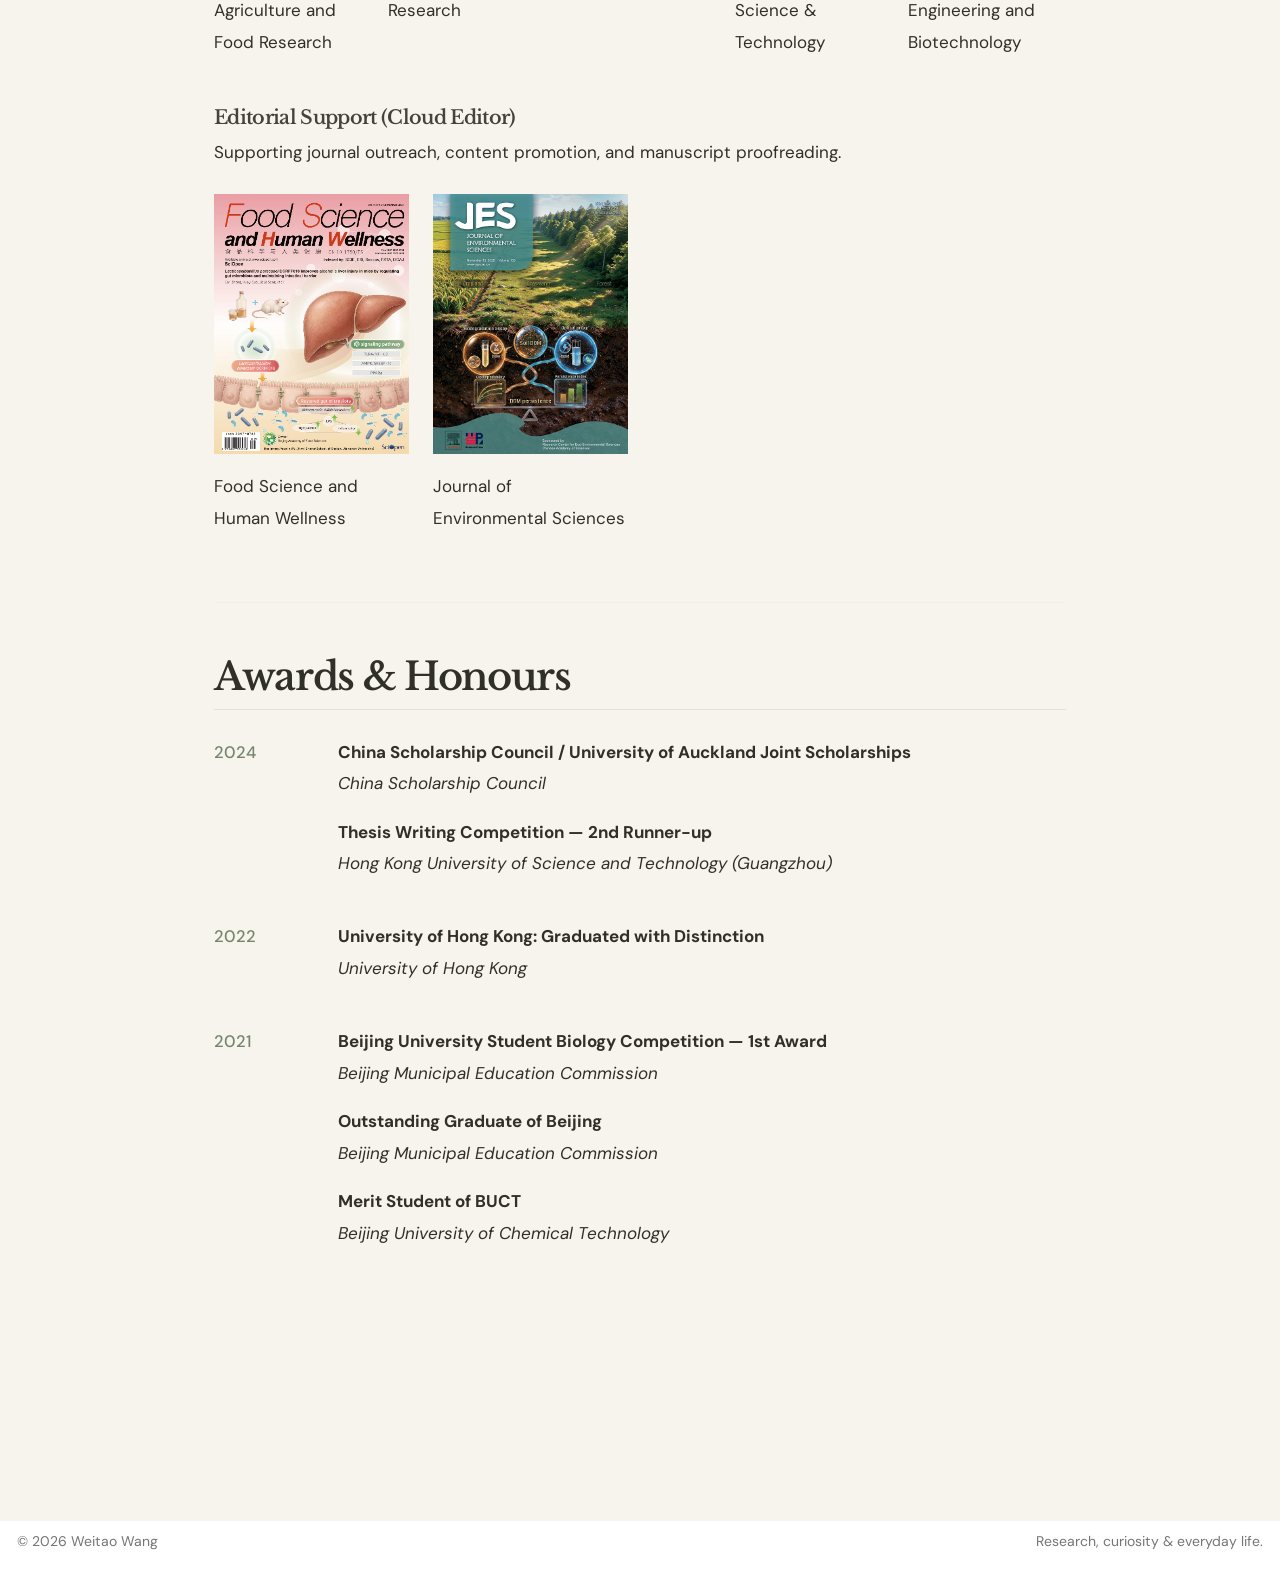
<file: activities.html>
<!DOCTYPE html>
<html xmlns="http://www.w3.org/1999/xhtml" lang="en" xml:lang="en"><head>

<meta charset="utf-8">
<meta name="generator" content="quarto-1.10.19">

<meta name="viewport" content="width=device-width, initial-scale=1.0, user-scalable=yes">


<title>Activities | Weitao Wang – Weitao Wang</title>
<style>
/* Default styles provided by pandoc.
** See https://pandoc.org/MANUAL.html#variables-for-html for config info.
*/
span.smallcaps{font-variant: small-caps;}
div.columns{display: flex; gap: 1.5em;}
div.column{flex: auto;}
@media screen {
div.columns{gap: min(4vw, 1.5em);}
div.column{overflow-x: auto;}
}
div.hanging-indent{margin-left: 1.5em; text-indent: -1.5em;}
ul.task-list{list-style: none;}
ul.task-list li input[type="checkbox"] {
  width: 0.8em;
  margin: 0 0.8em 0.2em -1em; /* quarto-specific, see https://github.com/quarto-dev/quarto-cli/issues/4556 */ 
  vertical-align: middle;
}
</style>


<script src="site_libs/quarto-nav/quarto-nav.js"></script>
<script src="site_libs/quarto-nav/headroom.min.js"></script>
<script src="site_libs/clipboard/clipboard.min.js"></script>
<script src="site_libs/quarto-html/quarto.js" type="module"></script>
<script src="site_libs/quarto-html/tabsets/tabsets.js" type="module"></script>
<script src="site_libs/quarto-html/popper.min.js"></script>
<script src="site_libs/quarto-html/tippy.umd.min.js"></script>
<link href="site_libs/quarto-html/tippy.css" rel="stylesheet">
<link href="site_libs/quarto-html/quarto-syntax-highlighting-bf27225e3a48a9273f3daa8f8e829971.css" rel="stylesheet" id="quarto-text-highlighting-styles">
<script src="site_libs/bootstrap/bootstrap.min.js"></script>
<link href="site_libs/bootstrap/bootstrap-icons.css" rel="stylesheet">
<link href="site_libs/bootstrap/bootstrap-bf55c61db8fc2e05fc0836da2161ec84.min.css" rel="stylesheet" append-hash="true" id="quarto-bootstrap" data-mode="light">
<script id="quarto-search-options" type="application/json">{
  "language": {
    "search-no-results-text": "No results",
    "search-matching-documents-text": "matching documents",
    "search-copy-link-title": "Copy link to search",
    "search-hide-matches-text": "Hide additional matches",
    "search-more-match-text": "more match in this document",
    "search-more-matches-text": "more matches in this document",
    "search-clear-button-title": "Clear",
    "search-text-placeholder": "",
    "search-detached-cancel-button-title": "Cancel",
    "search-submit-button-title": "Submit",
    "search-label": "Search"
  }
}</script>
<style>html{ scroll-behavior: smooth; }</style>
<meta name="google-site-verification" content="JhhW5P5hkvwesk4FPlduVDtQ9XMPo-oJWmuJMA9iXms">


<link rel="stylesheet" href="styles.css">
</head>

<body class="nav-fixed quarto-light">

<div id="quarto-search-results"></div>
  <header id="quarto-header" class="headroom fixed-top">
    <nav class="navbar navbar-expand-lg " data-bs-theme="dark">
      <div class="navbar-container container-fluid">
      <div class="navbar-brand-container mx-auto">
    <a class="navbar-brand" href="./index.html">
    <span class="navbar-title">Weitao Wang</span>
    </a>
  </div>
          <button class="navbar-toggler" type="button" data-bs-toggle="collapse" data-bs-target="#navbarCollapse" aria-controls="navbarCollapse" role="menu" aria-expanded="false" aria-label="Toggle navigation" onclick="if (window.quartoToggleHeadroom) { window.quartoToggleHeadroom(); }">
  <span class="navbar-toggler-icon"></span>
</button>
          <div class="collapse navbar-collapse" id="navbarCollapse">
            <ul class="navbar-nav navbar-nav-scroll me-auto">
  <li class="nav-item">
    <a class="nav-link" href="./index.html"> 
<span class="menu-text">Home</span></a>
  </li>  
  <li class="nav-item">
    <a class="nav-link" href="./about.html"> 
<span class="menu-text">About</span></a>
  </li>  
  <li class="nav-item">
    <a class="nav-link" href="./projects/index.html"> 
<span class="menu-text">Projects</span></a>
  </li>  
  <li class="nav-item">
    <a class="nav-link" href="./publications.html"> 
<span class="menu-text">Publications</span></a>
  </li>  
  <li class="nav-item">
    <a class="nav-link active" href="./activities.html" aria-current="page"> 
<span class="menu-text">Activities</span></a>
  </li>  
  <li class="nav-item">
    <a class="nav-link" href="./life/index.html"> 
<span class="menu-text">Life</span></a>
  </li>  
  <li class="nav-item">
    <a class="nav-link" href="./contact.html"> 
<span class="menu-text">Contact</span></a>
  </li>  
</ul>
          </div> <!-- /navcollapse -->
            <div class="quarto-navbar-tools">
</div>
      </div> <!-- /container-fluid -->
    </nav>
</header>
<!-- content -->
<div id="quarto-content" class="quarto-container page-columns page-rows-contents page-layout-full page-navbar">
<!-- sidebar -->
<!-- margin-sidebar -->
    
<!-- main -->
<main class="content column-page" id="quarto-document-content"><header id="title-block-header" class="quarto-title-block"></header>




<div class="activities-page">
<section id="conferences" class="level2">
<h2 data-anchor-id="conferences">Conferences</h2>
<div class="conference-year">
<div class="conference-year-label">
<p>2026</p>
</div>
<div class="conference-year-content">
<p><strong>22nd International Symposium on Toxicity Assessment</strong><br>
<em>Auckland, New Zealand</em> · Oral Presentation</p>
<p><strong>SETAC Asia-Pacific 15th Biennial Meeting</strong><br>
<em>Tsukuba, Japan</em> · Oral Presentation</p>
<p><strong>20th International Symposium on Microbial Ecology</strong><br>
<em>Auckland, New Zealand</em> · Poster Presentation</p>
<p><strong>20th National Environmental Conference for Doctoral Students</strong><br>
<em>Beijing, China</em> · Session Chair &amp; Oral Presentation</p>
</div>
</div>
<div class="conference-year">
<div class="conference-year-label">
<p>2024</p>
</div>
<div class="conference-year-content">
<p><strong>20th Annual Meeting of the US-China Carbon Consortium</strong><br>
<em>Qinghai, China</em> · Poster Presentation</p>
<p><strong>6th Academic Expert Invitation Seminar on Pesticide Residues and Quality &amp; Safety of Agricultural Products</strong><br>
<em>Guangdong, China</em> · Oral Presentation · Outstanding Oral Presentation</p>
</div>
</div>
<hr>
</section>
<section id="academic-service" class="level2">
<h2 data-anchor-id="academic-service">Academic Service</h2>
<section id="journal-peer-review" class="level3">
<h3 data-anchor-id="journal-peer-review">Journal Peer Review</h3>
<p>20+ peer-review reports completed for academic journals.</p>
<div class="journal-scroll">
<div class="journal-card">
<p><img src="images/journals/food-chemistry-x.jpg" class="img-fluid" alt="Food Chemistry X journal cover"></p>
<p>Food Chemistry: X</p>
</div>
<div class="journal-card">
<p><img src="images/journals/international-journal-of-food-microbiology.jpg" class="img-fluid" alt="International Journal of Food Microbiology journal cover"></p>
<p>International Journal of Food Microbiology</p>
</div>
<div class="journal-card">
<p><img src="images/journals/food-bioscience.jpg" class="img-fluid" alt="Food Bioscience journal cover"></p>
<p>Food Bioscience</p>
</div>
<div class="journal-card">
<p><img src="images/journals/journal-of-environmental-management.jpg" class="img-fluid" alt="Journal of Environmental Management journal cover"></p>
<p>Journal of Environmental Management</p>
</div>
<div class="journal-card">
<p><img src="images/journals/journal-of-food-composition-and-analysis.jpg" class="img-fluid" alt="Journal of Food Composition and Analysis journal cover"></p>
<p>Journal of Food Composition and Analysis</p>
</div>
<div class="journal-card">
<p><img src="images/journals/journal-of-agriculture-and-food-research.jpg" class="img-fluid" alt="Journal of Agriculture and Food Research journal cover"></p>
<p>Journal of Agriculture and Food Research</p>
</div>
<div class="journal-card">
<p><img src="images/journals/fundamental-research.jpg" class="img-fluid" alt="Fundamental Research journal cover"></p>
<p>Fundamental Research</p>
</div>
<div class="journal-card">
<p><img src="images/journals/acs-omega.jpg.jpeg" class="img-fluid" alt="ACS Omega journal cover"></p>
<p>ACS Omega</p>
</div>
<div class="journal-card">
<p><img src="images/journals/acs-agricultural-science-and-technology.jpg" class="img-fluid" alt="ACS Agricultural Science and Technology journal cover"></p>
<p>ACS Agricultural Science &amp; Technology</p>
</div>
<div class="journal-card">
<p><img src="images/journals/journal-of-genetic-engineering-and-biotechnology.jpg" class="img-fluid" alt="Journal of Genetic Engineering and Biotechnology journal cover"></p>
<p>Journal of Genetic Engineering and Biotechnology</p>
</div>
</div>
</section>
<section id="editorial-support-cloud-editor" class="level3">
<h3 data-anchor-id="editorial-support-cloud-editor">Editorial Support (Cloud Editor)</h3>
<p>Supporting journal outreach, content promotion, and manuscript proofreading.</p>
<div class="editorial-grid">
<div class="journal-card">
<p><img src="images/journals/FSHW.jpg" class="img-fluid" alt="Food Science and Human Wellness journal cover"></p>
<p>Food Science and Human Wellness</p>
</div>
<div class="journal-card">
<p><img src="images/journals/journal-of-environmental-sciences.jpg" class="img-fluid" alt="Journal of Environmental Sciences journal cover"></p>
<p>Journal of Environmental Sciences</p>
</div>
</div>
<hr>
</section>
</section>
<section id="awards-honours" class="level2">
<h2 data-anchor-id="awards-honours">Awards &amp; Honours</h2>
<div class="conference-year">
<div class="conference-year-label">
<p>2024</p>
</div>
<div class="conference-year-content">
<p><strong>China Scholarship Council / University of Auckland Joint Scholarships</strong><br>
<em>China Scholarship Council</em></p>
<p><strong>Thesis Writing Competition — 2nd Runner-up</strong><br>
<em>Hong Kong University of Science and Technology (Guangzhou)</em></p>
</div>
</div>
<div class="conference-year">
<div class="conference-year-label">
<p>2022</p>
</div>
<div class="conference-year-content">
<p><strong>University of Hong Kong: Graduated with Distinction</strong><br>
<em>University of Hong Kong</em></p>
</div>
</div>
<div class="conference-year">
<div class="conference-year-label">
<p>2021</p>
</div>
<div class="conference-year-content">
<p><strong>Beijing University Student Biology Competition — 1st Award</strong><br>
<em>Beijing Municipal Education Commission</em></p>
<p><strong>Outstanding Graduate of Beijing</strong><br>
<em>Beijing Municipal Education Commission</em></p>
<p><strong>Merit Student of BUCT</strong><br>
<em>Beijing University of Chemical Technology</em></p>
</div>
</div>


</section>
</div>

</main> <!-- /main -->
<script id="quarto-html-after-body" type="application/javascript">
  window.document.addEventListener("DOMContentLoaded", function (event) {
    const isCodeAnnotation = (el) => {
      for (const clz of el.classList) {
        if (clz.startsWith('code-annotation-')) {                     
          return true;
        }
      }
      return false;
    }
    const onCopySuccess = function(e) {
      // button target
      const button = e.trigger;
      // don't keep focus
      button.blur();
      // flash "checked"
      button.classList.add('code-copy-button-checked');
      var currentTitle = button.getAttribute("title");
      button.setAttribute("title", "Copied!");
      let tooltip;
      if (window.bootstrap) {
        button.setAttribute("data-bs-toggle", "tooltip");
        button.setAttribute("data-bs-placement", "left");
        button.setAttribute("data-bs-title", "Copied!");
        tooltip = new bootstrap.Tooltip(button, 
          { trigger: "manual", 
            customClass: "code-copy-button-tooltip",
            offset: [0, -8]});
        tooltip.show();    
      }
      setTimeout(function() {
        if (tooltip) {
          tooltip.hide();
          button.removeAttribute("data-bs-title");
          button.removeAttribute("data-bs-toggle");
          button.removeAttribute("data-bs-placement");
        }
        button.setAttribute("title", currentTitle);
        button.classList.remove('code-copy-button-checked');
      }, 1000);
      // clear code selection
      e.clearSelection();
    }
    const getTextToCopy = function(trigger) {
      const outerScaffold = trigger.parentElement.cloneNode(true);
      const codeEl = outerScaffold.querySelector('code');
      for (const childEl of codeEl.children) {
        if (isCodeAnnotation(childEl)) {
          childEl.remove();
        }
      }
      return codeEl.innerText;
    }
    const clipboard = new window.ClipboardJS('.code-copy-button:not([data-in-quarto-modal])', {
      text: getTextToCopy
    });
    clipboard.on('success', onCopySuccess);
    if (window.document.getElementById('quarto-embedded-source-code-modal')) {
      const clipboardModal = new window.ClipboardJS('.code-copy-button[data-in-quarto-modal]', {
        text: getTextToCopy,
        container: window.document.getElementById('quarto-embedded-source-code-modal')
      });
      clipboardModal.on('success', onCopySuccess);
    }
      var localhostRegex = new RegExp(/^(?:http|https):\/\/localhost\:?[0-9]*\//);
      var mailtoRegex = new RegExp(/^mailto:/);
        var filterRegex = new RegExp("https:\/\/weitaow2000\.github\.io\/");
      var isInternal = (href) => {
          return filterRegex.test(href) || localhostRegex.test(href) || mailtoRegex.test(href);
      }
      // Inspect non-navigation links and adorn them if external
     var links = window.document.querySelectorAll('a[href]:not(.nav-link):not(.navbar-brand):not(.toc-action):not(.sidebar-link):not(.sidebar-item-toggle):not(.pagination-link):not(.no-external):not([aria-hidden]):not(.dropdown-item):not(.quarto-navigation-tool):not(.about-link)');
      for (var i=0; i<links.length; i++) {
        const link = links[i];
        if (!isInternal(link.href)) {
          // undo the damage that might have been done by quarto-nav.js in the case of
          // links that we want to consider external
          if (link.dataset.originalHref !== undefined) {
            link.href = link.dataset.originalHref;
          }
        }
      }
    function tippyHover(el, contentFn, onTriggerFn, onUntriggerFn) {
      const config = {
        allowHTML: true,
        maxWidth: 500,
        delay: 100,
        arrow: false,
        appendTo: function(el) {
            return el.parentElement;
        },
        interactive: true,
        interactiveBorder: 10,
        theme: 'quarto',
        placement: 'bottom-start',
      };
      if (contentFn) {
        config.content = contentFn;
      }
      if (onTriggerFn) {
        config.onTrigger = onTriggerFn;
      }
      if (onUntriggerFn) {
        config.onUntrigger = onUntriggerFn;
      }
      window.tippy(el, config); 
    }
    const noterefs = window.document.querySelectorAll('a[role="doc-noteref"]');
    for (var i=0; i<noterefs.length; i++) {
      const ref = noterefs[i];
      tippyHover(ref, function() {
        // use id or data attribute instead here
        let href = ref.getAttribute('data-footnote-href') || ref.getAttribute('href');
        try { href = new URL(href).hash; } catch {}
        const id = href.replace(/^#\/?/, "");
        const note = window.document.getElementById(id);
        if (note) {
          return note.innerHTML;
        } else {
          return "";
        }
      });
    }
    const xrefs = window.document.querySelectorAll('a.quarto-xref');
    const processXRef = (id, note) => {
      // Strip column container classes
      const stripColumnClz = (el) => {
        el.classList.remove("page-full", "page-columns");
        if (el.children) {
          for (const child of el.children) {
            stripColumnClz(child);
          }
        }
      }
      stripColumnClz(note)
      if (id === null || id.startsWith('sec-')) {
        // Special case sections, only their first couple elements
        const container = document.createElement("div");
        if (note.children && note.children.length > 2) {
          container.appendChild(note.children[0].cloneNode(true));
          for (let i = 1; i < note.children.length; i++) {
            const child = note.children[i];
            if (child.tagName === "P" && child.innerText === "") {
              continue;
            } else {
              container.appendChild(child.cloneNode(true));
              break;
            }
          }
          if (window.Quarto?.typesetMath) {
            window.Quarto.typesetMath(container);
          }
          return container.innerHTML
        } else {
          if (window.Quarto?.typesetMath) {
            window.Quarto.typesetMath(note);
          }
          return note.innerHTML;
        }
      } else {
        // Remove any anchor links if they are present
        const anchorLink = note.querySelector('a.anchorjs-link');
        if (anchorLink) {
          anchorLink.remove();
        }
        if (window.Quarto?.typesetMath) {
          window.Quarto.typesetMath(note);
        }
        if (note.classList.contains("callout")) {
          return note.outerHTML;
        } else {
          return note.innerHTML;
        }
      }
    }
    for (var i=0; i<xrefs.length; i++) {
      const xref = xrefs[i];
      tippyHover(xref, undefined, function(instance) {
        instance.disable();
        let url = xref.getAttribute('href');
        let hash = undefined; 
        if (url.startsWith('#')) {
          hash = url;
        } else {
          try { hash = new URL(url).hash; } catch {}
        }
        if (hash) {
          const id = hash.replace(/^#\/?/, "");
          const note = window.document.getElementById(id);
          if (note !== null) {
            try {
              const html = processXRef(id, note.cloneNode(true));
              instance.setContent(html);
            } finally {
              instance.enable();
              instance.show();
            }
          } else {
            // See if we can fetch this
            fetch(url.split('#')[0])
            .then(res => res.text())
            .then(html => {
              const parser = new DOMParser();
              const htmlDoc = parser.parseFromString(html, "text/html");
              const note = htmlDoc.getElementById(id);
              if (note !== null) {
                const html = processXRef(id, note);
                instance.setContent(html);
              } 
            }).finally(() => {
              instance.enable();
              instance.show();
            });
          }
        } else {
          // See if we can fetch a full url (with no hash to target)
          // This is a special case and we should probably do some content thinning / targeting
          fetch(url)
          .then(res => res.text())
          .then(html => {
            const parser = new DOMParser();
            const htmlDoc = parser.parseFromString(html, "text/html");
            const note = htmlDoc.querySelector('main.content');
            if (note !== null) {
              // This should only happen for chapter cross references
              // (since there is no id in the URL)
              // remove the first header
              if (note.children.length > 0 && note.children[0].tagName === "HEADER") {
                note.children[0].remove();
              }
              const html = processXRef(null, note);
              instance.setContent(html);
            } 
          }).finally(() => {
            instance.enable();
            instance.show();
          });
        }
      }, function(instance) {
      });
    }
        let selectedAnnoteEl;
        const selectorForAnnotation = ( cell, annotation) => {
          let cellAttr = 'data-code-cell="' + cell + '"';
          let lineAttr = 'data-code-annotation="' +  annotation + '"';
          const selector = 'span[' + cellAttr + '][' + lineAttr + ']';
          return selector;
        }
        const selectCodeLines = (annoteEl) => {
          const doc = window.document;
          const targetCell = annoteEl.getAttribute("data-target-cell");
          const targetAnnotation = annoteEl.getAttribute("data-target-annotation");
          const annoteSpan = window.document.querySelector(selectorForAnnotation(targetCell, targetAnnotation));
          const lines = annoteSpan.getAttribute("data-code-lines").split(",");
          const lineIds = lines.map((line) => {
            return targetCell + "-" + line;
          })
          let top = null;
          let height = null;
          let parent = null;
          if (lineIds.length > 0) {
              //compute the position of the single el (top and bottom and make a div)
              const el = window.document.getElementById(lineIds[0]);
              top = el.offsetTop;
              height = el.offsetHeight;
              parent = el.parentElement.parentElement;
            if (lineIds.length > 1) {
              const lastEl = window.document.getElementById(lineIds[lineIds.length - 1]);
              const bottom = lastEl.offsetTop + lastEl.offsetHeight;
              height = bottom - top;
            }
            if (top !== null && height !== null && parent !== null) {
              // cook up a div (if necessary) and position it 
              let div = window.document.getElementById("code-annotation-line-highlight");
              if (div === null) {
                div = window.document.createElement("div");
                div.setAttribute("id", "code-annotation-line-highlight");
                div.style.position = 'absolute';
                parent.appendChild(div);
              }
              div.style.top = top - 2 + "px";
              div.style.height = height + 4 + "px";
              div.style.left = 0;
              let gutterDiv = window.document.getElementById("code-annotation-line-highlight-gutter");
              if (gutterDiv === null) {
                gutterDiv = window.document.createElement("div");
                gutterDiv.setAttribute("id", "code-annotation-line-highlight-gutter");
                gutterDiv.style.position = 'absolute';
                const codeCell = window.document.getElementById(targetCell);
                const gutter = codeCell.querySelector('.code-annotation-gutter');
                gutter.appendChild(gutterDiv);
              }
              gutterDiv.style.top = top - 2 + "px";
              gutterDiv.style.height = height + 4 + "px";
            }
            selectedAnnoteEl = annoteEl;
          }
        };
        const unselectCodeLines = () => {
          const elementsIds = ["code-annotation-line-highlight", "code-annotation-line-highlight-gutter"];
          elementsIds.forEach((elId) => {
            const div = window.document.getElementById(elId);
            if (div) {
              div.remove();
            }
          });
          selectedAnnoteEl = undefined;
        };
          // Handle positioning of the toggle
      window.addEventListener(
        "resize",
        throttle(() => {
          elRect = undefined;
          if (selectedAnnoteEl) {
            selectCodeLines(selectedAnnoteEl);
          }
        }, 10)
      );
      function throttle(fn, ms) {
      let throttle = false;
      let timer;
        return (...args) => {
          if(!throttle) { // first call gets through
              fn.apply(this, args);
              throttle = true;
          } else { // all the others get throttled
              if(timer) clearTimeout(timer); // cancel #2
              timer = setTimeout(() => {
                fn.apply(this, args);
                timer = throttle = false;
              }, ms);
          }
        };
      }
        // Attach click handler to the DT
        const annoteDls = window.document.querySelectorAll('dt[data-target-cell]');
        for (const annoteDlNode of annoteDls) {
          annoteDlNode.addEventListener('click', (event) => {
            const clickedEl = event.target;
            if (clickedEl !== selectedAnnoteEl) {
              unselectCodeLines();
              const activeEl = window.document.querySelector('dt[data-target-cell].code-annotation-active');
              if (activeEl) {
                activeEl.classList.remove('code-annotation-active');
              }
              selectCodeLines(clickedEl);
              clickedEl.classList.add('code-annotation-active');
            } else {
              // Unselect the line
              unselectCodeLines();
              clickedEl.classList.remove('code-annotation-active');
            }
          });
        }
    const findCites = (el) => {
      const parentEl = el.parentElement;
      if (parentEl) {
        const cites = parentEl.dataset.cites;
        if (cites) {
          return {
            el,
            cites: cites.split(' ')
          };
        } else {
          return findCites(el.parentElement)
        }
      } else {
        return undefined;
      }
    };
    var bibliorefs = window.document.querySelectorAll('a[role="doc-biblioref"]');
    for (var i=0; i<bibliorefs.length; i++) {
      const ref = bibliorefs[i];
      const citeInfo = findCites(ref);
      if (citeInfo) {
        tippyHover(citeInfo.el, function() {
          var popup = window.document.createElement('div');
          citeInfo.cites.forEach(function(cite) {
            var citeDiv = window.document.createElement('div');
            citeDiv.classList.add('hanging-indent');
            citeDiv.classList.add('csl-entry');
            var biblioDiv = window.document.getElementById('ref-' + cite);
            if (biblioDiv) {
              citeDiv.innerHTML = biblioDiv.innerHTML;
            }
            popup.appendChild(citeDiv);
          });
          return popup.innerHTML;
        });
      }
    }
  });
  </script>
</div> <!-- /content -->
<footer class="footer">
  <div class="nav-footer">
    <div class="nav-footer-left">
<p>© 2026 Weitao Wang</p>
</div>   
    <div class="nav-footer-center">
      &nbsp;
    </div>
    <div class="nav-footer-right">
<p>Research, curiosity &amp; everyday life.</p>
</div>
  </div>
</footer>




<script src="site_libs/quarto-html/zenscroll-min.js"></script>
</body></html>
</file>
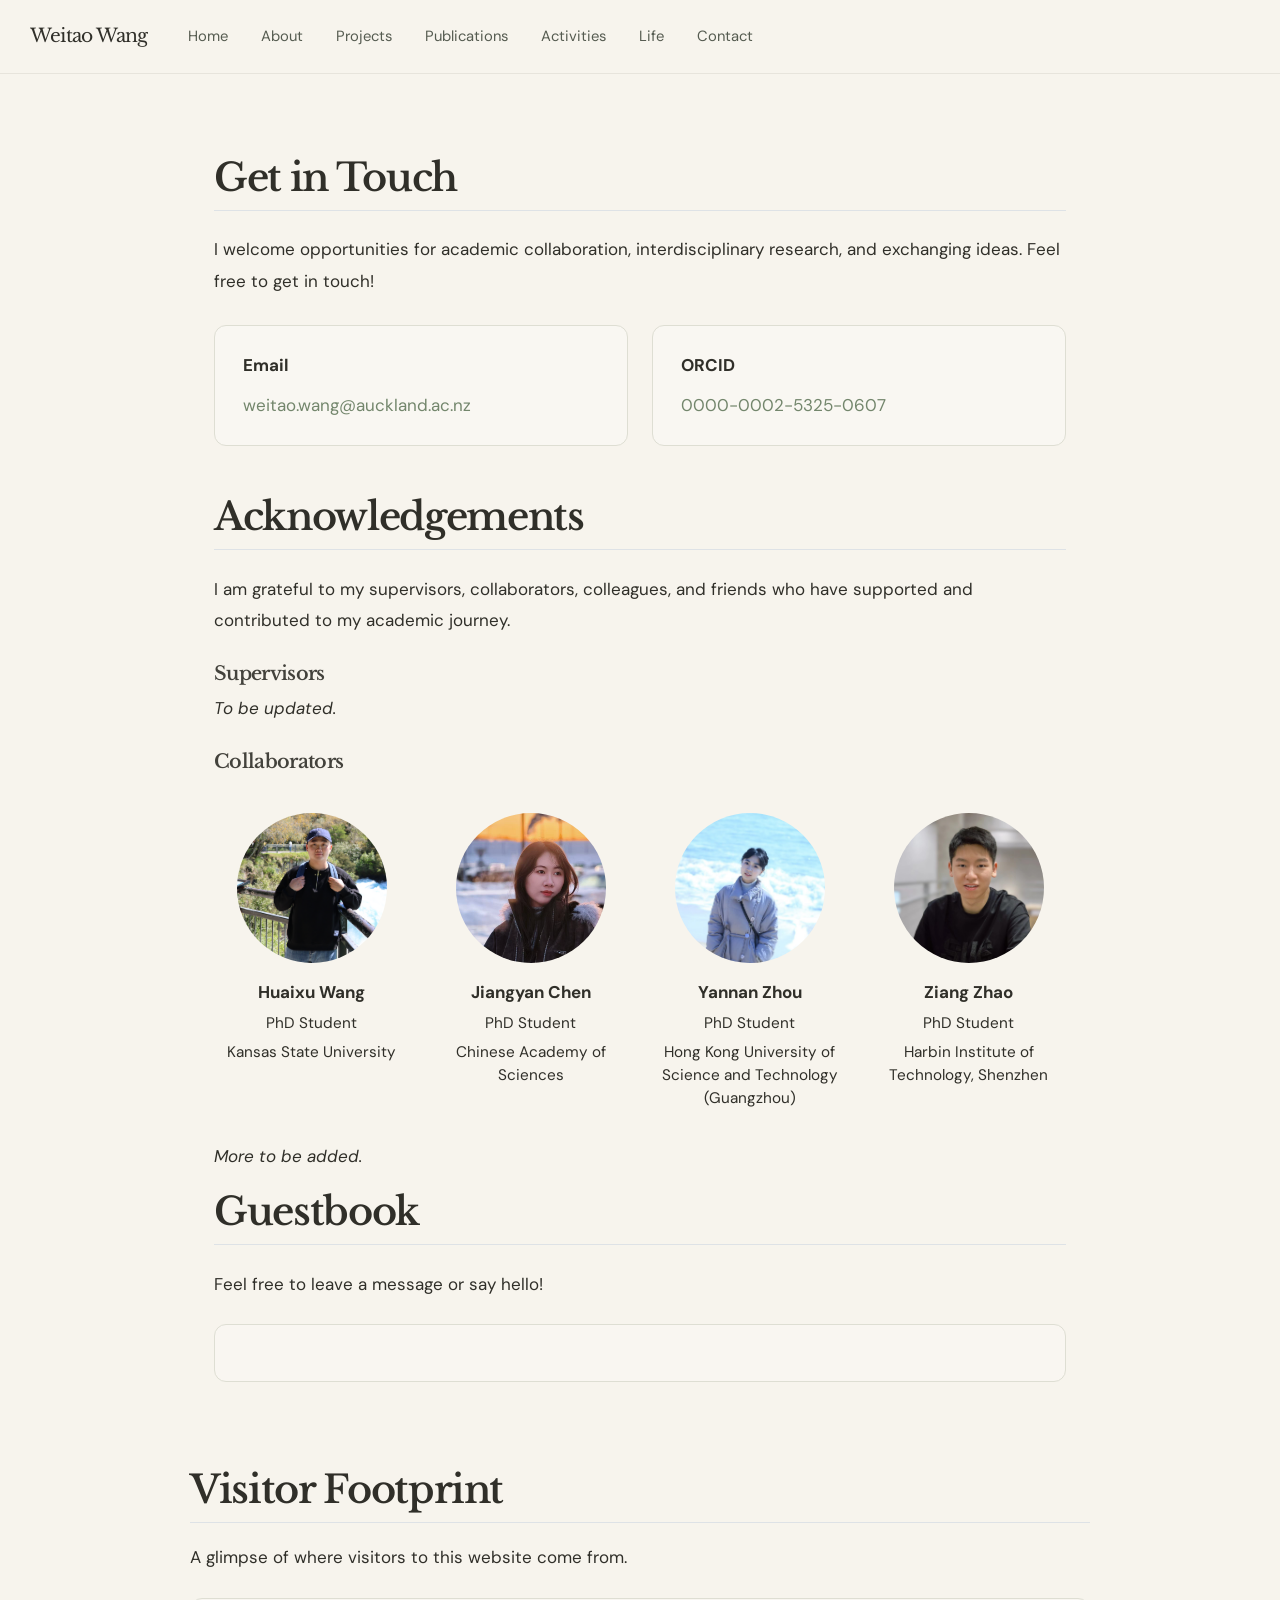
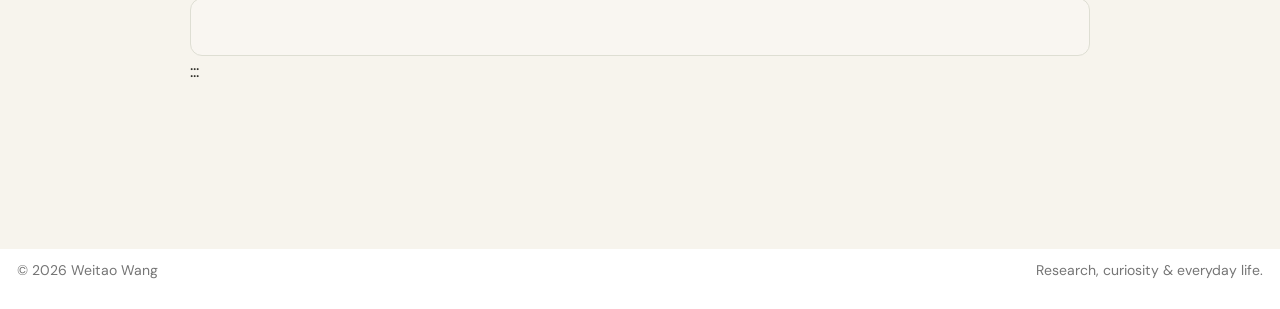
<file: contact.html>
<!DOCTYPE html>
<html xmlns="http://www.w3.org/1999/xhtml" lang="en" xml:lang="en"><head>

<meta charset="utf-8">
<meta name="generator" content="quarto-1.10.19">

<meta name="viewport" content="width=device-width, initial-scale=1.0, user-scalable=yes">


<title>Contact | Weitao Wang – Weitao Wang</title>
<style>
/* Default styles provided by pandoc.
** See https://pandoc.org/MANUAL.html#variables-for-html for config info.
*/
span.smallcaps{font-variant: small-caps;}
div.columns{display: flex; gap: 1.5em;}
div.column{flex: auto;}
@media screen {
div.columns{gap: min(4vw, 1.5em);}
div.column{overflow-x: auto;}
}
div.hanging-indent{margin-left: 1.5em; text-indent: -1.5em;}
ul.task-list{list-style: none;}
ul.task-list li input[type="checkbox"] {
  width: 0.8em;
  margin: 0 0.8em 0.2em -1em; /* quarto-specific, see https://github.com/quarto-dev/quarto-cli/issues/4556 */ 
  vertical-align: middle;
}
</style>


<script src="site_libs/quarto-nav/quarto-nav.js"></script>
<script src="site_libs/quarto-nav/headroom.min.js"></script>
<script src="site_libs/clipboard/clipboard.min.js"></script>
<script src="site_libs/quarto-html/quarto.js" type="module"></script>
<script src="site_libs/quarto-html/tabsets/tabsets.js" type="module"></script>
<script src="site_libs/quarto-html/popper.min.js"></script>
<script src="site_libs/quarto-html/tippy.umd.min.js"></script>
<link href="site_libs/quarto-html/tippy.css" rel="stylesheet">
<link href="site_libs/quarto-html/quarto-syntax-highlighting-bf27225e3a48a9273f3daa8f8e829971.css" rel="stylesheet" id="quarto-text-highlighting-styles">
<script src="site_libs/bootstrap/bootstrap.min.js"></script>
<link href="site_libs/bootstrap/bootstrap-icons.css" rel="stylesheet">
<link href="site_libs/bootstrap/bootstrap-bf55c61db8fc2e05fc0836da2161ec84.min.css" rel="stylesheet" append-hash="true" id="quarto-bootstrap" data-mode="light">
<script id="quarto-search-options" type="application/json">{
  "language": {
    "search-no-results-text": "No results",
    "search-matching-documents-text": "matching documents",
    "search-copy-link-title": "Copy link to search",
    "search-hide-matches-text": "Hide additional matches",
    "search-more-match-text": "more match in this document",
    "search-more-matches-text": "more matches in this document",
    "search-clear-button-title": "Clear",
    "search-text-placeholder": "",
    "search-detached-cancel-button-title": "Cancel",
    "search-submit-button-title": "Submit",
    "search-label": "Search"
  }
}</script>
<style>html{ scroll-behavior: smooth; }</style>
<meta name="google-site-verification" content="JhhW5P5hkvwesk4FPlduVDtQ9XMPo-oJWmuJMA9iXms">


<link rel="stylesheet" href="styles.css">
</head>

<body class="nav-fixed quarto-light">

<div id="quarto-search-results"></div>
  <header id="quarto-header" class="headroom fixed-top">
    <nav class="navbar navbar-expand-lg " data-bs-theme="dark">
      <div class="navbar-container container-fluid">
      <div class="navbar-brand-container mx-auto">
    <a class="navbar-brand" href="./index.html">
    <span class="navbar-title">Weitao Wang</span>
    </a>
  </div>
          <button class="navbar-toggler" type="button" data-bs-toggle="collapse" data-bs-target="#navbarCollapse" aria-controls="navbarCollapse" role="menu" aria-expanded="false" aria-label="Toggle navigation" onclick="if (window.quartoToggleHeadroom) { window.quartoToggleHeadroom(); }">
  <span class="navbar-toggler-icon"></span>
</button>
          <div class="collapse navbar-collapse" id="navbarCollapse">
            <ul class="navbar-nav navbar-nav-scroll me-auto">
  <li class="nav-item">
    <a class="nav-link" href="./index.html"> 
<span class="menu-text">Home</span></a>
  </li>  
  <li class="nav-item">
    <a class="nav-link" href="./about.html"> 
<span class="menu-text">About</span></a>
  </li>  
  <li class="nav-item">
    <a class="nav-link" href="./projects/index.html"> 
<span class="menu-text">Projects</span></a>
  </li>  
  <li class="nav-item">
    <a class="nav-link" href="./publications.html"> 
<span class="menu-text">Publications</span></a>
  </li>  
  <li class="nav-item">
    <a class="nav-link" href="./activities.html"> 
<span class="menu-text">Activities</span></a>
  </li>  
  <li class="nav-item">
    <a class="nav-link" href="./life/index.html"> 
<span class="menu-text">Life</span></a>
  </li>  
  <li class="nav-item">
    <a class="nav-link active" href="./contact.html" aria-current="page"> 
<span class="menu-text">Contact</span></a>
  </li>  
</ul>
          </div> <!-- /navcollapse -->
            <div class="quarto-navbar-tools">
</div>
      </div> <!-- /container-fluid -->
    </nav>
</header>
<!-- content -->
<div id="quarto-content" class="quarto-container page-columns page-rows-contents page-layout-full page-navbar">
<!-- sidebar -->
<!-- margin-sidebar -->
    
<!-- main -->
<main class="content column-page" id="quarto-document-content"><header id="title-block-header" class="quarto-title-block"></header>




<div class="contact-page">
<section id="get-in-touch" class="level2">
<h2 data-anchor-id="get-in-touch">Get in Touch</h2>
<p>I welcome opportunities for academic collaboration, interdisciplinary research, and exchanging ideas. Feel free to get in touch!</p>
<div class="contact-links">
<div class="contact-link-item">
<p><strong>Email</strong></p>
<p><a href="mailto:weitao.wang@auckland.ac.nz">weitao.wang@auckland.ac.nz</a></p>
</div>
<div class="contact-link-item">
<p><strong>ORCID</strong></p>
<p><a href="https://orcid.org/0000-0002-5325-0607">0000-0002-5325-0607</a></p>
</div>
</div>
</section>
<section id="acknowledgements" class="level2">
<h2 data-anchor-id="acknowledgements">Acknowledgements</h2>
<p>I am grateful to my supervisors, collaborators, colleagues, and friends who have supported and contributed to my academic journey.</p>
<section id="supervisors" class="level3">
<h3 data-anchor-id="supervisors">Supervisors</h3>
<p><em>To be updated.</em></p>
</section>
<section id="collaborators" class="level3">
<h3 data-anchor-id="collaborators">Collaborators</h3>
<div class="collaborators-grid">
<div class="collaborator-card">
<p><img src="images/collaborators/Huaixu Wang.png" alt="Huaixu Wang" class="collaborator-photo"></p>
<p><strong>Huaixu Wang</strong></p>
<p>PhD Student</p>
<p>Kansas State University</p>
</div>
<div class="collaborator-card">
<p><img src="images/collaborators/Jiangyan Chen.jpg" alt="Jiangyan Chen" class="collaborator-photo photo-jiangyan"></p>
<p><strong>Jiangyan Chen</strong></p>
<p>PhD Student</p>
<p>Chinese Academy of Sciences</p>
</div>
<div class="collaborator-card">
<p><img src="images/collaborators/Yannan Zhou.jpg" alt="Yannan Zhou" class="collaborator-photo"></p>
<p><strong>Yannan Zhou</strong></p>
<p>PhD Student</p>
<p>Hong Kong University of Science and Technology (Guangzhou)</p>
</div>
<div class="collaborator-card">
<p><img src="images/collaborators/Ziang Zhao.jpg" alt="Ziang Zhao" class="collaborator-photo"></p>
<p><strong>Ziang Zhao</strong></p>
<p>PhD Student</p>
<p>Harbin Institute of Technology, Shenzhen</p>
</div>
</div>
<div class="collaborators-note">
<p><em>More to be added.</em></p>
</div>
</section>
</section>
<section id="guestbook" class="level2">
<h2 data-anchor-id="guestbook">Guestbook</h2>
<p>Feel free to leave a message or say hello!</p>
<div class="guestbook-container">
<script src="https://giscus.app/client.js" data-repo="weitaow2000/weitaow2000.github.io" data-repo-id="R_kgDOVEzbVg" data-category="General" data-category-id="DIC_kwDOVEzbVs4DIS6F" data-mapping="specific" data-term="Guestbook" data-strict="0" data-reactions-enabled="1" data-emit-metadata="0" data-input-position="top" data-theme="preferred_color_scheme" data-lang="en" crossorigin="anonymous" async="">
</script>
</div>
</section>
</div>
<section id="visitor-footprint" class="level2">
<h2 data-anchor-id="visitor-footprint">Visitor Footprint</h2>
<p>A glimpse of where visitors to this website come from.</p>
<div class="visitor-container">
<div class="visitor-map">
  <script type="text/javascript" id="mapmyvisitors" src="https://mapmyvisitors.com/map.js?cl=ffffff&amp;w=800&amp;t=n&amp;d=5rndF5irS4xf7El7OaxC3kuAGnZYl8O04rJjQ4MS-U8&amp;co=2d78ad&amp;cmo=93a088&amp;cmn=f9db8f&amp;ct=ffffff">
  </script>
</div>
</div>
<p>:::</p>


</section>

</main> <!-- /main -->
<script id="quarto-html-after-body" type="application/javascript">
  window.document.addEventListener("DOMContentLoaded", function (event) {
    const isCodeAnnotation = (el) => {
      for (const clz of el.classList) {
        if (clz.startsWith('code-annotation-')) {                     
          return true;
        }
      }
      return false;
    }
    const onCopySuccess = function(e) {
      // button target
      const button = e.trigger;
      // don't keep focus
      button.blur();
      // flash "checked"
      button.classList.add('code-copy-button-checked');
      var currentTitle = button.getAttribute("title");
      button.setAttribute("title", "Copied!");
      let tooltip;
      if (window.bootstrap) {
        button.setAttribute("data-bs-toggle", "tooltip");
        button.setAttribute("data-bs-placement", "left");
        button.setAttribute("data-bs-title", "Copied!");
        tooltip = new bootstrap.Tooltip(button, 
          { trigger: "manual", 
            customClass: "code-copy-button-tooltip",
            offset: [0, -8]});
        tooltip.show();    
      }
      setTimeout(function() {
        if (tooltip) {
          tooltip.hide();
          button.removeAttribute("data-bs-title");
          button.removeAttribute("data-bs-toggle");
          button.removeAttribute("data-bs-placement");
        }
        button.setAttribute("title", currentTitle);
        button.classList.remove('code-copy-button-checked');
      }, 1000);
      // clear code selection
      e.clearSelection();
    }
    const getTextToCopy = function(trigger) {
      const outerScaffold = trigger.parentElement.cloneNode(true);
      const codeEl = outerScaffold.querySelector('code');
      for (const childEl of codeEl.children) {
        if (isCodeAnnotation(childEl)) {
          childEl.remove();
        }
      }
      return codeEl.innerText;
    }
    const clipboard = new window.ClipboardJS('.code-copy-button:not([data-in-quarto-modal])', {
      text: getTextToCopy
    });
    clipboard.on('success', onCopySuccess);
    if (window.document.getElementById('quarto-embedded-source-code-modal')) {
      const clipboardModal = new window.ClipboardJS('.code-copy-button[data-in-quarto-modal]', {
        text: getTextToCopy,
        container: window.document.getElementById('quarto-embedded-source-code-modal')
      });
      clipboardModal.on('success', onCopySuccess);
    }
      var localhostRegex = new RegExp(/^(?:http|https):\/\/localhost\:?[0-9]*\//);
      var mailtoRegex = new RegExp(/^mailto:/);
        var filterRegex = new RegExp("https:\/\/weitaow2000\.github\.io\/");
      var isInternal = (href) => {
          return filterRegex.test(href) || localhostRegex.test(href) || mailtoRegex.test(href);
      }
      // Inspect non-navigation links and adorn them if external
     var links = window.document.querySelectorAll('a[href]:not(.nav-link):not(.navbar-brand):not(.toc-action):not(.sidebar-link):not(.sidebar-item-toggle):not(.pagination-link):not(.no-external):not([aria-hidden]):not(.dropdown-item):not(.quarto-navigation-tool):not(.about-link)');
      for (var i=0; i<links.length; i++) {
        const link = links[i];
        if (!isInternal(link.href)) {
          // undo the damage that might have been done by quarto-nav.js in the case of
          // links that we want to consider external
          if (link.dataset.originalHref !== undefined) {
            link.href = link.dataset.originalHref;
          }
        }
      }
    function tippyHover(el, contentFn, onTriggerFn, onUntriggerFn) {
      const config = {
        allowHTML: true,
        maxWidth: 500,
        delay: 100,
        arrow: false,
        appendTo: function(el) {
            return el.parentElement;
        },
        interactive: true,
        interactiveBorder: 10,
        theme: 'quarto',
        placement: 'bottom-start',
      };
      if (contentFn) {
        config.content = contentFn;
      }
      if (onTriggerFn) {
        config.onTrigger = onTriggerFn;
      }
      if (onUntriggerFn) {
        config.onUntrigger = onUntriggerFn;
      }
      window.tippy(el, config); 
    }
    const noterefs = window.document.querySelectorAll('a[role="doc-noteref"]');
    for (var i=0; i<noterefs.length; i++) {
      const ref = noterefs[i];
      tippyHover(ref, function() {
        // use id or data attribute instead here
        let href = ref.getAttribute('data-footnote-href') || ref.getAttribute('href');
        try { href = new URL(href).hash; } catch {}
        const id = href.replace(/^#\/?/, "");
        const note = window.document.getElementById(id);
        if (note) {
          return note.innerHTML;
        } else {
          return "";
        }
      });
    }
    const xrefs = window.document.querySelectorAll('a.quarto-xref');
    const processXRef = (id, note) => {
      // Strip column container classes
      const stripColumnClz = (el) => {
        el.classList.remove("page-full", "page-columns");
        if (el.children) {
          for (const child of el.children) {
            stripColumnClz(child);
          }
        }
      }
      stripColumnClz(note)
      if (id === null || id.startsWith('sec-')) {
        // Special case sections, only their first couple elements
        const container = document.createElement("div");
        if (note.children && note.children.length > 2) {
          container.appendChild(note.children[0].cloneNode(true));
          for (let i = 1; i < note.children.length; i++) {
            const child = note.children[i];
            if (child.tagName === "P" && child.innerText === "") {
              continue;
            } else {
              container.appendChild(child.cloneNode(true));
              break;
            }
          }
          if (window.Quarto?.typesetMath) {
            window.Quarto.typesetMath(container);
          }
          return container.innerHTML
        } else {
          if (window.Quarto?.typesetMath) {
            window.Quarto.typesetMath(note);
          }
          return note.innerHTML;
        }
      } else {
        // Remove any anchor links if they are present
        const anchorLink = note.querySelector('a.anchorjs-link');
        if (anchorLink) {
          anchorLink.remove();
        }
        if (window.Quarto?.typesetMath) {
          window.Quarto.typesetMath(note);
        }
        if (note.classList.contains("callout")) {
          return note.outerHTML;
        } else {
          return note.innerHTML;
        }
      }
    }
    for (var i=0; i<xrefs.length; i++) {
      const xref = xrefs[i];
      tippyHover(xref, undefined, function(instance) {
        instance.disable();
        let url = xref.getAttribute('href');
        let hash = undefined; 
        if (url.startsWith('#')) {
          hash = url;
        } else {
          try { hash = new URL(url).hash; } catch {}
        }
        if (hash) {
          const id = hash.replace(/^#\/?/, "");
          const note = window.document.getElementById(id);
          if (note !== null) {
            try {
              const html = processXRef(id, note.cloneNode(true));
              instance.setContent(html);
            } finally {
              instance.enable();
              instance.show();
            }
          } else {
            // See if we can fetch this
            fetch(url.split('#')[0])
            .then(res => res.text())
            .then(html => {
              const parser = new DOMParser();
              const htmlDoc = parser.parseFromString(html, "text/html");
              const note = htmlDoc.getElementById(id);
              if (note !== null) {
                const html = processXRef(id, note);
                instance.setContent(html);
              } 
            }).finally(() => {
              instance.enable();
              instance.show();
            });
          }
        } else {
          // See if we can fetch a full url (with no hash to target)
          // This is a special case and we should probably do some content thinning / targeting
          fetch(url)
          .then(res => res.text())
          .then(html => {
            const parser = new DOMParser();
            const htmlDoc = parser.parseFromString(html, "text/html");
            const note = htmlDoc.querySelector('main.content');
            if (note !== null) {
              // This should only happen for chapter cross references
              // (since there is no id in the URL)
              // remove the first header
              if (note.children.length > 0 && note.children[0].tagName === "HEADER") {
                note.children[0].remove();
              }
              const html = processXRef(null, note);
              instance.setContent(html);
            } 
          }).finally(() => {
            instance.enable();
            instance.show();
          });
        }
      }, function(instance) {
      });
    }
        let selectedAnnoteEl;
        const selectorForAnnotation = ( cell, annotation) => {
          let cellAttr = 'data-code-cell="' + cell + '"';
          let lineAttr = 'data-code-annotation="' +  annotation + '"';
          const selector = 'span[' + cellAttr + '][' + lineAttr + ']';
          return selector;
        }
        const selectCodeLines = (annoteEl) => {
          const doc = window.document;
          const targetCell = annoteEl.getAttribute("data-target-cell");
          const targetAnnotation = annoteEl.getAttribute("data-target-annotation");
          const annoteSpan = window.document.querySelector(selectorForAnnotation(targetCell, targetAnnotation));
          const lines = annoteSpan.getAttribute("data-code-lines").split(",");
          const lineIds = lines.map((line) => {
            return targetCell + "-" + line;
          })
          let top = null;
          let height = null;
          let parent = null;
          if (lineIds.length > 0) {
              //compute the position of the single el (top and bottom and make a div)
              const el = window.document.getElementById(lineIds[0]);
              top = el.offsetTop;
              height = el.offsetHeight;
              parent = el.parentElement.parentElement;
            if (lineIds.length > 1) {
              const lastEl = window.document.getElementById(lineIds[lineIds.length - 1]);
              const bottom = lastEl.offsetTop + lastEl.offsetHeight;
              height = bottom - top;
            }
            if (top !== null && height !== null && parent !== null) {
              // cook up a div (if necessary) and position it 
              let div = window.document.getElementById("code-annotation-line-highlight");
              if (div === null) {
                div = window.document.createElement("div");
                div.setAttribute("id", "code-annotation-line-highlight");
                div.style.position = 'absolute';
                parent.appendChild(div);
              }
              div.style.top = top - 2 + "px";
              div.style.height = height + 4 + "px";
              div.style.left = 0;
              let gutterDiv = window.document.getElementById("code-annotation-line-highlight-gutter");
              if (gutterDiv === null) {
                gutterDiv = window.document.createElement("div");
                gutterDiv.setAttribute("id", "code-annotation-line-highlight-gutter");
                gutterDiv.style.position = 'absolute';
                const codeCell = window.document.getElementById(targetCell);
                const gutter = codeCell.querySelector('.code-annotation-gutter');
                gutter.appendChild(gutterDiv);
              }
              gutterDiv.style.top = top - 2 + "px";
              gutterDiv.style.height = height + 4 + "px";
            }
            selectedAnnoteEl = annoteEl;
          }
        };
        const unselectCodeLines = () => {
          const elementsIds = ["code-annotation-line-highlight", "code-annotation-line-highlight-gutter"];
          elementsIds.forEach((elId) => {
            const div = window.document.getElementById(elId);
            if (div) {
              div.remove();
            }
          });
          selectedAnnoteEl = undefined;
        };
          // Handle positioning of the toggle
      window.addEventListener(
        "resize",
        throttle(() => {
          elRect = undefined;
          if (selectedAnnoteEl) {
            selectCodeLines(selectedAnnoteEl);
          }
        }, 10)
      );
      function throttle(fn, ms) {
      let throttle = false;
      let timer;
        return (...args) => {
          if(!throttle) { // first call gets through
              fn.apply(this, args);
              throttle = true;
          } else { // all the others get throttled
              if(timer) clearTimeout(timer); // cancel #2
              timer = setTimeout(() => {
                fn.apply(this, args);
                timer = throttle = false;
              }, ms);
          }
        };
      }
        // Attach click handler to the DT
        const annoteDls = window.document.querySelectorAll('dt[data-target-cell]');
        for (const annoteDlNode of annoteDls) {
          annoteDlNode.addEventListener('click', (event) => {
            const clickedEl = event.target;
            if (clickedEl !== selectedAnnoteEl) {
              unselectCodeLines();
              const activeEl = window.document.querySelector('dt[data-target-cell].code-annotation-active');
              if (activeEl) {
                activeEl.classList.remove('code-annotation-active');
              }
              selectCodeLines(clickedEl);
              clickedEl.classList.add('code-annotation-active');
            } else {
              // Unselect the line
              unselectCodeLines();
              clickedEl.classList.remove('code-annotation-active');
            }
          });
        }
    const findCites = (el) => {
      const parentEl = el.parentElement;
      if (parentEl) {
        const cites = parentEl.dataset.cites;
        if (cites) {
          return {
            el,
            cites: cites.split(' ')
          };
        } else {
          return findCites(el.parentElement)
        }
      } else {
        return undefined;
      }
    };
    var bibliorefs = window.document.querySelectorAll('a[role="doc-biblioref"]');
    for (var i=0; i<bibliorefs.length; i++) {
      const ref = bibliorefs[i];
      const citeInfo = findCites(ref);
      if (citeInfo) {
        tippyHover(citeInfo.el, function() {
          var popup = window.document.createElement('div');
          citeInfo.cites.forEach(function(cite) {
            var citeDiv = window.document.createElement('div');
            citeDiv.classList.add('hanging-indent');
            citeDiv.classList.add('csl-entry');
            var biblioDiv = window.document.getElementById('ref-' + cite);
            if (biblioDiv) {
              citeDiv.innerHTML = biblioDiv.innerHTML;
            }
            popup.appendChild(citeDiv);
          });
          return popup.innerHTML;
        });
      }
    }
  });
  </script>
</div> <!-- /content -->
<footer class="footer">
  <div class="nav-footer">
    <div class="nav-footer-left">
<p>© 2026 Weitao Wang</p>
</div>   
    <div class="nav-footer-center">
      &nbsp;
    </div>
    <div class="nav-footer-right">
<p>Research, curiosity &amp; everyday life.</p>
</div>
  </div>
</footer>




<script src="site_libs/quarto-html/zenscroll-min.js"></script>
</body></html>
</file>
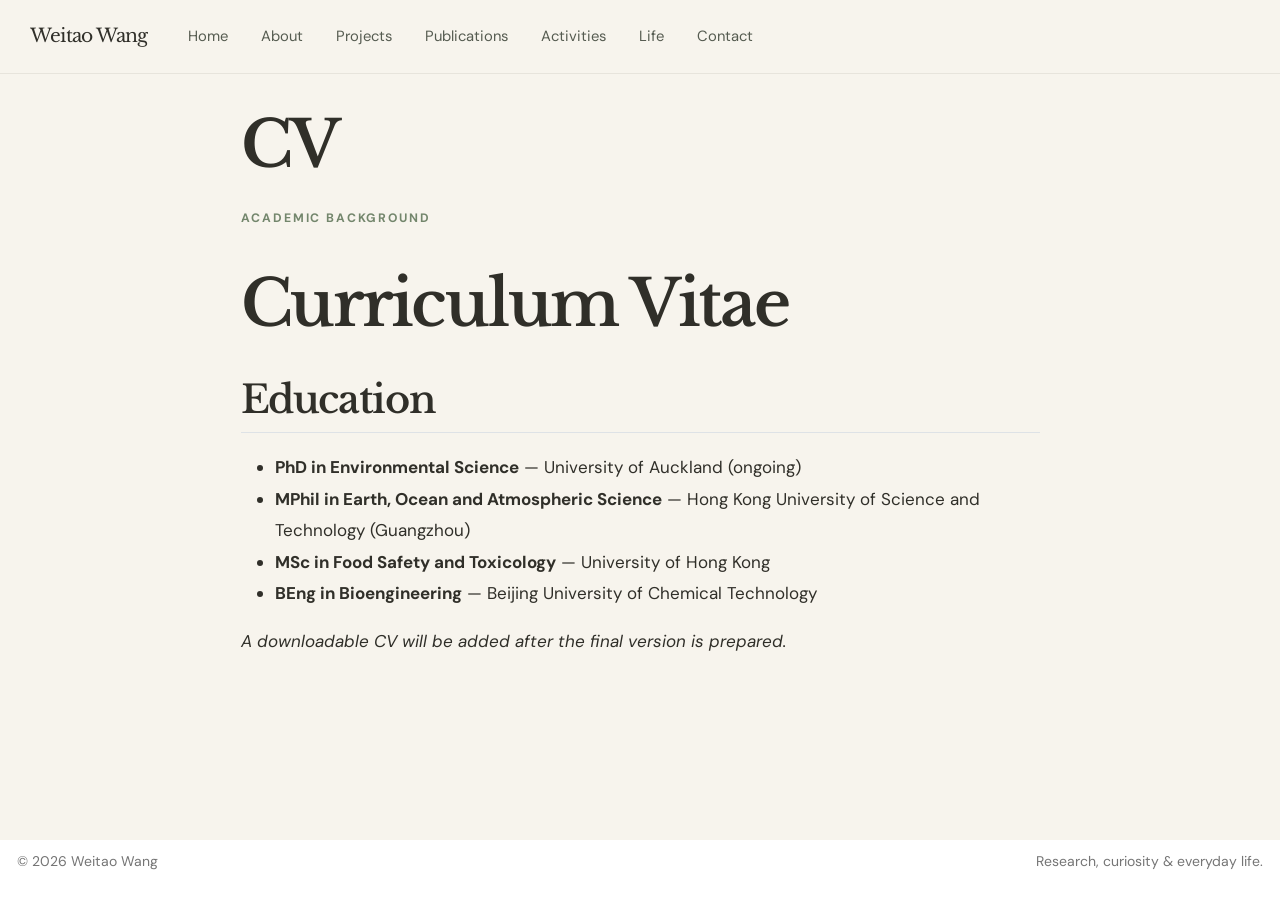
<file: cv.html>
<!DOCTYPE html>
<html xmlns="http://www.w3.org/1999/xhtml" lang="en" xml:lang="en"><head>

<meta charset="utf-8">
<meta name="generator" content="quarto-1.10.19">

<meta name="viewport" content="width=device-width, initial-scale=1.0, user-scalable=yes">


<title>CV – Weitao Wang</title>
<style>
/* Default styles provided by pandoc.
** See https://pandoc.org/MANUAL.html#variables-for-html for config info.
*/
span.smallcaps{font-variant: small-caps;}
div.columns{display: flex; gap: 1.5em;}
div.column{flex: auto;}
@media screen {
div.columns{gap: min(4vw, 1.5em);}
div.column{overflow-x: auto;}
}
div.hanging-indent{margin-left: 1.5em; text-indent: -1.5em;}
ul.task-list{list-style: none;}
ul.task-list li input[type="checkbox"] {
  width: 0.8em;
  margin: 0 0.8em 0.2em -1em; /* quarto-specific, see https://github.com/quarto-dev/quarto-cli/issues/4556 */ 
  vertical-align: middle;
}
</style>


<script src="site_libs/quarto-nav/quarto-nav.js"></script>
<script src="site_libs/quarto-nav/headroom.min.js"></script>
<script src="site_libs/clipboard/clipboard.min.js"></script>
<script src="site_libs/quarto-html/quarto.js" type="module"></script>
<script src="site_libs/quarto-html/tabsets/tabsets.js" type="module"></script>
<script src="site_libs/quarto-html/popper.min.js"></script>
<script src="site_libs/quarto-html/tippy.umd.min.js"></script>
<link href="site_libs/quarto-html/tippy.css" rel="stylesheet">
<link href="site_libs/quarto-html/quarto-syntax-highlighting-bf27225e3a48a9273f3daa8f8e829971.css" rel="stylesheet" id="quarto-text-highlighting-styles">
<script src="site_libs/bootstrap/bootstrap.min.js"></script>
<link href="site_libs/bootstrap/bootstrap-icons.css" rel="stylesheet">
<link href="site_libs/bootstrap/bootstrap-bf55c61db8fc2e05fc0836da2161ec84.min.css" rel="stylesheet" append-hash="true" id="quarto-bootstrap" data-mode="light">
<script id="quarto-search-options" type="application/json">{
  "language": {
    "search-no-results-text": "No results",
    "search-matching-documents-text": "matching documents",
    "search-copy-link-title": "Copy link to search",
    "search-hide-matches-text": "Hide additional matches",
    "search-more-match-text": "more match in this document",
    "search-more-matches-text": "more matches in this document",
    "search-clear-button-title": "Clear",
    "search-text-placeholder": "",
    "search-detached-cancel-button-title": "Cancel",
    "search-submit-button-title": "Submit",
    "search-label": "Search"
  }
}</script>
<style>html{ scroll-behavior: smooth; }</style>
<meta name="google-site-verification" content="JhhW5P5hkvwesk4FPlduVDtQ9XMPo-oJWmuJMA9iXms">


<link rel="stylesheet" href="styles.css">
</head>

<body class="nav-fixed fullcontent quarto-light">

<div id="quarto-search-results"></div>
  <header id="quarto-header" class="headroom fixed-top">
    <nav class="navbar navbar-expand-lg " data-bs-theme="dark">
      <div class="navbar-container container-fluid">
      <div class="navbar-brand-container mx-auto">
    <a class="navbar-brand" href="./index.html">
    <span class="navbar-title">Weitao Wang</span>
    </a>
  </div>
          <button class="navbar-toggler" type="button" data-bs-toggle="collapse" data-bs-target="#navbarCollapse" aria-controls="navbarCollapse" role="menu" aria-expanded="false" aria-label="Toggle navigation" onclick="if (window.quartoToggleHeadroom) { window.quartoToggleHeadroom(); }">
  <span class="navbar-toggler-icon"></span>
</button>
          <div class="collapse navbar-collapse" id="navbarCollapse">
            <ul class="navbar-nav navbar-nav-scroll me-auto">
  <li class="nav-item">
    <a class="nav-link" href="./index.html"> 
<span class="menu-text">Home</span></a>
  </li>  
  <li class="nav-item">
    <a class="nav-link" href="./about.html"> 
<span class="menu-text">About</span></a>
  </li>  
  <li class="nav-item">
    <a class="nav-link" href="./projects/index.html"> 
<span class="menu-text">Projects</span></a>
  </li>  
  <li class="nav-item">
    <a class="nav-link" href="./publications.html"> 
<span class="menu-text">Publications</span></a>
  </li>  
  <li class="nav-item">
    <a class="nav-link" href="./activities.html"> 
<span class="menu-text">Activities</span></a>
  </li>  
  <li class="nav-item">
    <a class="nav-link" href="./life/index.html"> 
<span class="menu-text">Life</span></a>
  </li>  
  <li class="nav-item">
    <a class="nav-link" href="./contact.html"> 
<span class="menu-text">Contact</span></a>
  </li>  
</ul>
          </div> <!-- /navcollapse -->
            <div class="quarto-navbar-tools">
</div>
      </div> <!-- /container-fluid -->
    </nav>
</header>
<!-- content -->
<div id="quarto-content" class="quarto-container page-columns page-rows-contents page-layout-article page-navbar">
<!-- sidebar -->
<!-- margin-sidebar -->
    
<!-- main -->
<main class="content" id="quarto-document-content">

<header id="title-block-header" class="quarto-title-block default">
<div class="quarto-title">
<h1 class="title">CV</h1>
</div>



<div class="quarto-title-meta">

    
  
    
  </div>
  


</header>


<p><span class="eyebrow">ACADEMIC BACKGROUND</span></p>
<section id="curriculum-vitae" class="level1">
<h1>Curriculum Vitae</h1>
<section id="education" class="level2">
<h2 data-anchor-id="education">Education</h2>
<ul>
<li><strong>PhD in Environmental Science</strong> — University of Auckland (ongoing)</li>
<li><strong>MPhil in Earth, Ocean and Atmospheric Science</strong> — Hong Kong University of Science and Technology (Guangzhou)</li>
<li><strong>MSc in Food Safety and Toxicology</strong> — University of Hong Kong</li>
<li><strong>BEng in Bioengineering</strong> — Beijing University of Chemical Technology</li>
</ul>
<p><em>A downloadable CV will be added after the final version is prepared.</em></p>


</section>
</section>

</main> <!-- /main -->
<script id="quarto-html-after-body" type="application/javascript">
  window.document.addEventListener("DOMContentLoaded", function (event) {
    const isCodeAnnotation = (el) => {
      for (const clz of el.classList) {
        if (clz.startsWith('code-annotation-')) {                     
          return true;
        }
      }
      return false;
    }
    const onCopySuccess = function(e) {
      // button target
      const button = e.trigger;
      // don't keep focus
      button.blur();
      // flash "checked"
      button.classList.add('code-copy-button-checked');
      var currentTitle = button.getAttribute("title");
      button.setAttribute("title", "Copied!");
      let tooltip;
      if (window.bootstrap) {
        button.setAttribute("data-bs-toggle", "tooltip");
        button.setAttribute("data-bs-placement", "left");
        button.setAttribute("data-bs-title", "Copied!");
        tooltip = new bootstrap.Tooltip(button, 
          { trigger: "manual", 
            customClass: "code-copy-button-tooltip",
            offset: [0, -8]});
        tooltip.show();    
      }
      setTimeout(function() {
        if (tooltip) {
          tooltip.hide();
          button.removeAttribute("data-bs-title");
          button.removeAttribute("data-bs-toggle");
          button.removeAttribute("data-bs-placement");
        }
        button.setAttribute("title", currentTitle);
        button.classList.remove('code-copy-button-checked');
      }, 1000);
      // clear code selection
      e.clearSelection();
    }
    const getTextToCopy = function(trigger) {
      const outerScaffold = trigger.parentElement.cloneNode(true);
      const codeEl = outerScaffold.querySelector('code');
      for (const childEl of codeEl.children) {
        if (isCodeAnnotation(childEl)) {
          childEl.remove();
        }
      }
      return codeEl.innerText;
    }
    const clipboard = new window.ClipboardJS('.code-copy-button:not([data-in-quarto-modal])', {
      text: getTextToCopy
    });
    clipboard.on('success', onCopySuccess);
    if (window.document.getElementById('quarto-embedded-source-code-modal')) {
      const clipboardModal = new window.ClipboardJS('.code-copy-button[data-in-quarto-modal]', {
        text: getTextToCopy,
        container: window.document.getElementById('quarto-embedded-source-code-modal')
      });
      clipboardModal.on('success', onCopySuccess);
    }
      var localhostRegex = new RegExp(/^(?:http|https):\/\/localhost\:?[0-9]*\//);
      var mailtoRegex = new RegExp(/^mailto:/);
        var filterRegex = new RegExp("https:\/\/weitaow2000\.github\.io\/");
      var isInternal = (href) => {
          return filterRegex.test(href) || localhostRegex.test(href) || mailtoRegex.test(href);
      }
      // Inspect non-navigation links and adorn them if external
     var links = window.document.querySelectorAll('a[href]:not(.nav-link):not(.navbar-brand):not(.toc-action):not(.sidebar-link):not(.sidebar-item-toggle):not(.pagination-link):not(.no-external):not([aria-hidden]):not(.dropdown-item):not(.quarto-navigation-tool):not(.about-link)');
      for (var i=0; i<links.length; i++) {
        const link = links[i];
        if (!isInternal(link.href)) {
          // undo the damage that might have been done by quarto-nav.js in the case of
          // links that we want to consider external
          if (link.dataset.originalHref !== undefined) {
            link.href = link.dataset.originalHref;
          }
        }
      }
    function tippyHover(el, contentFn, onTriggerFn, onUntriggerFn) {
      const config = {
        allowHTML: true,
        maxWidth: 500,
        delay: 100,
        arrow: false,
        appendTo: function(el) {
            return el.parentElement;
        },
        interactive: true,
        interactiveBorder: 10,
        theme: 'quarto',
        placement: 'bottom-start',
      };
      if (contentFn) {
        config.content = contentFn;
      }
      if (onTriggerFn) {
        config.onTrigger = onTriggerFn;
      }
      if (onUntriggerFn) {
        config.onUntrigger = onUntriggerFn;
      }
      window.tippy(el, config); 
    }
    const noterefs = window.document.querySelectorAll('a[role="doc-noteref"]');
    for (var i=0; i<noterefs.length; i++) {
      const ref = noterefs[i];
      tippyHover(ref, function() {
        // use id or data attribute instead here
        let href = ref.getAttribute('data-footnote-href') || ref.getAttribute('href');
        try { href = new URL(href).hash; } catch {}
        const id = href.replace(/^#\/?/, "");
        const note = window.document.getElementById(id);
        if (note) {
          return note.innerHTML;
        } else {
          return "";
        }
      });
    }
    const xrefs = window.document.querySelectorAll('a.quarto-xref');
    const processXRef = (id, note) => {
      // Strip column container classes
      const stripColumnClz = (el) => {
        el.classList.remove("page-full", "page-columns");
        if (el.children) {
          for (const child of el.children) {
            stripColumnClz(child);
          }
        }
      }
      stripColumnClz(note)
      if (id === null || id.startsWith('sec-')) {
        // Special case sections, only their first couple elements
        const container = document.createElement("div");
        if (note.children && note.children.length > 2) {
          container.appendChild(note.children[0].cloneNode(true));
          for (let i = 1; i < note.children.length; i++) {
            const child = note.children[i];
            if (child.tagName === "P" && child.innerText === "") {
              continue;
            } else {
              container.appendChild(child.cloneNode(true));
              break;
            }
          }
          if (window.Quarto?.typesetMath) {
            window.Quarto.typesetMath(container);
          }
          return container.innerHTML
        } else {
          if (window.Quarto?.typesetMath) {
            window.Quarto.typesetMath(note);
          }
          return note.innerHTML;
        }
      } else {
        // Remove any anchor links if they are present
        const anchorLink = note.querySelector('a.anchorjs-link');
        if (anchorLink) {
          anchorLink.remove();
        }
        if (window.Quarto?.typesetMath) {
          window.Quarto.typesetMath(note);
        }
        if (note.classList.contains("callout")) {
          return note.outerHTML;
        } else {
          return note.innerHTML;
        }
      }
    }
    for (var i=0; i<xrefs.length; i++) {
      const xref = xrefs[i];
      tippyHover(xref, undefined, function(instance) {
        instance.disable();
        let url = xref.getAttribute('href');
        let hash = undefined; 
        if (url.startsWith('#')) {
          hash = url;
        } else {
          try { hash = new URL(url).hash; } catch {}
        }
        if (hash) {
          const id = hash.replace(/^#\/?/, "");
          const note = window.document.getElementById(id);
          if (note !== null) {
            try {
              const html = processXRef(id, note.cloneNode(true));
              instance.setContent(html);
            } finally {
              instance.enable();
              instance.show();
            }
          } else {
            // See if we can fetch this
            fetch(url.split('#')[0])
            .then(res => res.text())
            .then(html => {
              const parser = new DOMParser();
              const htmlDoc = parser.parseFromString(html, "text/html");
              const note = htmlDoc.getElementById(id);
              if (note !== null) {
                const html = processXRef(id, note);
                instance.setContent(html);
              } 
            }).finally(() => {
              instance.enable();
              instance.show();
            });
          }
        } else {
          // See if we can fetch a full url (with no hash to target)
          // This is a special case and we should probably do some content thinning / targeting
          fetch(url)
          .then(res => res.text())
          .then(html => {
            const parser = new DOMParser();
            const htmlDoc = parser.parseFromString(html, "text/html");
            const note = htmlDoc.querySelector('main.content');
            if (note !== null) {
              // This should only happen for chapter cross references
              // (since there is no id in the URL)
              // remove the first header
              if (note.children.length > 0 && note.children[0].tagName === "HEADER") {
                note.children[0].remove();
              }
              const html = processXRef(null, note);
              instance.setContent(html);
            } 
          }).finally(() => {
            instance.enable();
            instance.show();
          });
        }
      }, function(instance) {
      });
    }
        let selectedAnnoteEl;
        const selectorForAnnotation = ( cell, annotation) => {
          let cellAttr = 'data-code-cell="' + cell + '"';
          let lineAttr = 'data-code-annotation="' +  annotation + '"';
          const selector = 'span[' + cellAttr + '][' + lineAttr + ']';
          return selector;
        }
        const selectCodeLines = (annoteEl) => {
          const doc = window.document;
          const targetCell = annoteEl.getAttribute("data-target-cell");
          const targetAnnotation = annoteEl.getAttribute("data-target-annotation");
          const annoteSpan = window.document.querySelector(selectorForAnnotation(targetCell, targetAnnotation));
          const lines = annoteSpan.getAttribute("data-code-lines").split(",");
          const lineIds = lines.map((line) => {
            return targetCell + "-" + line;
          })
          let top = null;
          let height = null;
          let parent = null;
          if (lineIds.length > 0) {
              //compute the position of the single el (top and bottom and make a div)
              const el = window.document.getElementById(lineIds[0]);
              top = el.offsetTop;
              height = el.offsetHeight;
              parent = el.parentElement.parentElement;
            if (lineIds.length > 1) {
              const lastEl = window.document.getElementById(lineIds[lineIds.length - 1]);
              const bottom = lastEl.offsetTop + lastEl.offsetHeight;
              height = bottom - top;
            }
            if (top !== null && height !== null && parent !== null) {
              // cook up a div (if necessary) and position it 
              let div = window.document.getElementById("code-annotation-line-highlight");
              if (div === null) {
                div = window.document.createElement("div");
                div.setAttribute("id", "code-annotation-line-highlight");
                div.style.position = 'absolute';
                parent.appendChild(div);
              }
              div.style.top = top - 2 + "px";
              div.style.height = height + 4 + "px";
              div.style.left = 0;
              let gutterDiv = window.document.getElementById("code-annotation-line-highlight-gutter");
              if (gutterDiv === null) {
                gutterDiv = window.document.createElement("div");
                gutterDiv.setAttribute("id", "code-annotation-line-highlight-gutter");
                gutterDiv.style.position = 'absolute';
                const codeCell = window.document.getElementById(targetCell);
                const gutter = codeCell.querySelector('.code-annotation-gutter');
                gutter.appendChild(gutterDiv);
              }
              gutterDiv.style.top = top - 2 + "px";
              gutterDiv.style.height = height + 4 + "px";
            }
            selectedAnnoteEl = annoteEl;
          }
        };
        const unselectCodeLines = () => {
          const elementsIds = ["code-annotation-line-highlight", "code-annotation-line-highlight-gutter"];
          elementsIds.forEach((elId) => {
            const div = window.document.getElementById(elId);
            if (div) {
              div.remove();
            }
          });
          selectedAnnoteEl = undefined;
        };
          // Handle positioning of the toggle
      window.addEventListener(
        "resize",
        throttle(() => {
          elRect = undefined;
          if (selectedAnnoteEl) {
            selectCodeLines(selectedAnnoteEl);
          }
        }, 10)
      );
      function throttle(fn, ms) {
      let throttle = false;
      let timer;
        return (...args) => {
          if(!throttle) { // first call gets through
              fn.apply(this, args);
              throttle = true;
          } else { // all the others get throttled
              if(timer) clearTimeout(timer); // cancel #2
              timer = setTimeout(() => {
                fn.apply(this, args);
                timer = throttle = false;
              }, ms);
          }
        };
      }
        // Attach click handler to the DT
        const annoteDls = window.document.querySelectorAll('dt[data-target-cell]');
        for (const annoteDlNode of annoteDls) {
          annoteDlNode.addEventListener('click', (event) => {
            const clickedEl = event.target;
            if (clickedEl !== selectedAnnoteEl) {
              unselectCodeLines();
              const activeEl = window.document.querySelector('dt[data-target-cell].code-annotation-active');
              if (activeEl) {
                activeEl.classList.remove('code-annotation-active');
              }
              selectCodeLines(clickedEl);
              clickedEl.classList.add('code-annotation-active');
            } else {
              // Unselect the line
              unselectCodeLines();
              clickedEl.classList.remove('code-annotation-active');
            }
          });
        }
    const findCites = (el) => {
      const parentEl = el.parentElement;
      if (parentEl) {
        const cites = parentEl.dataset.cites;
        if (cites) {
          return {
            el,
            cites: cites.split(' ')
          };
        } else {
          return findCites(el.parentElement)
        }
      } else {
        return undefined;
      }
    };
    var bibliorefs = window.document.querySelectorAll('a[role="doc-biblioref"]');
    for (var i=0; i<bibliorefs.length; i++) {
      const ref = bibliorefs[i];
      const citeInfo = findCites(ref);
      if (citeInfo) {
        tippyHover(citeInfo.el, function() {
          var popup = window.document.createElement('div');
          citeInfo.cites.forEach(function(cite) {
            var citeDiv = window.document.createElement('div');
            citeDiv.classList.add('hanging-indent');
            citeDiv.classList.add('csl-entry');
            var biblioDiv = window.document.getElementById('ref-' + cite);
            if (biblioDiv) {
              citeDiv.innerHTML = biblioDiv.innerHTML;
            }
            popup.appendChild(citeDiv);
          });
          return popup.innerHTML;
        });
      }
    }
  });
  </script>
</div> <!-- /content -->
<footer class="footer">
  <div class="nav-footer">
    <div class="nav-footer-left">
<p>© 2026 Weitao Wang</p>
</div>   
    <div class="nav-footer-center">
      &nbsp;
    </div>
    <div class="nav-footer-right">
<p>Research, curiosity &amp; everyday life.</p>
</div>
  </div>
</footer>




<script src="site_libs/quarto-html/zenscroll-min.js"></script>
</body></html>
</file>
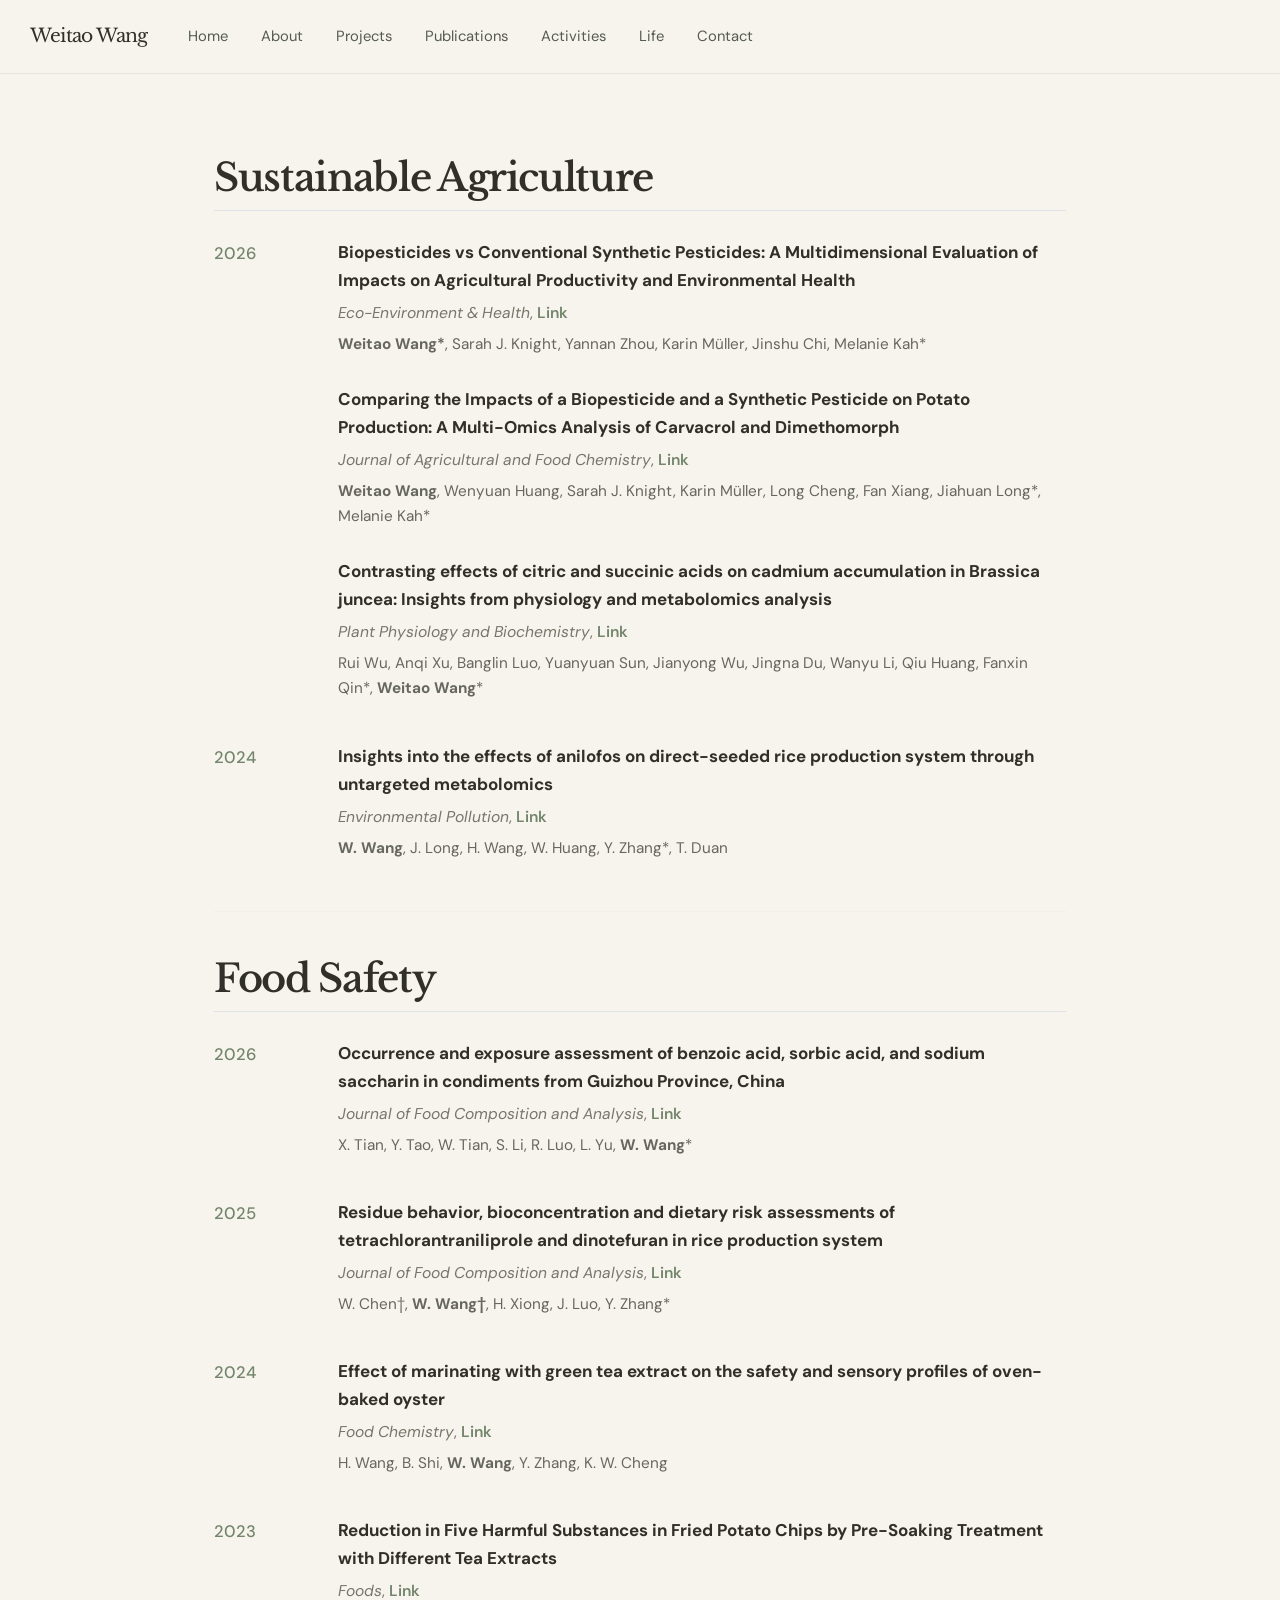
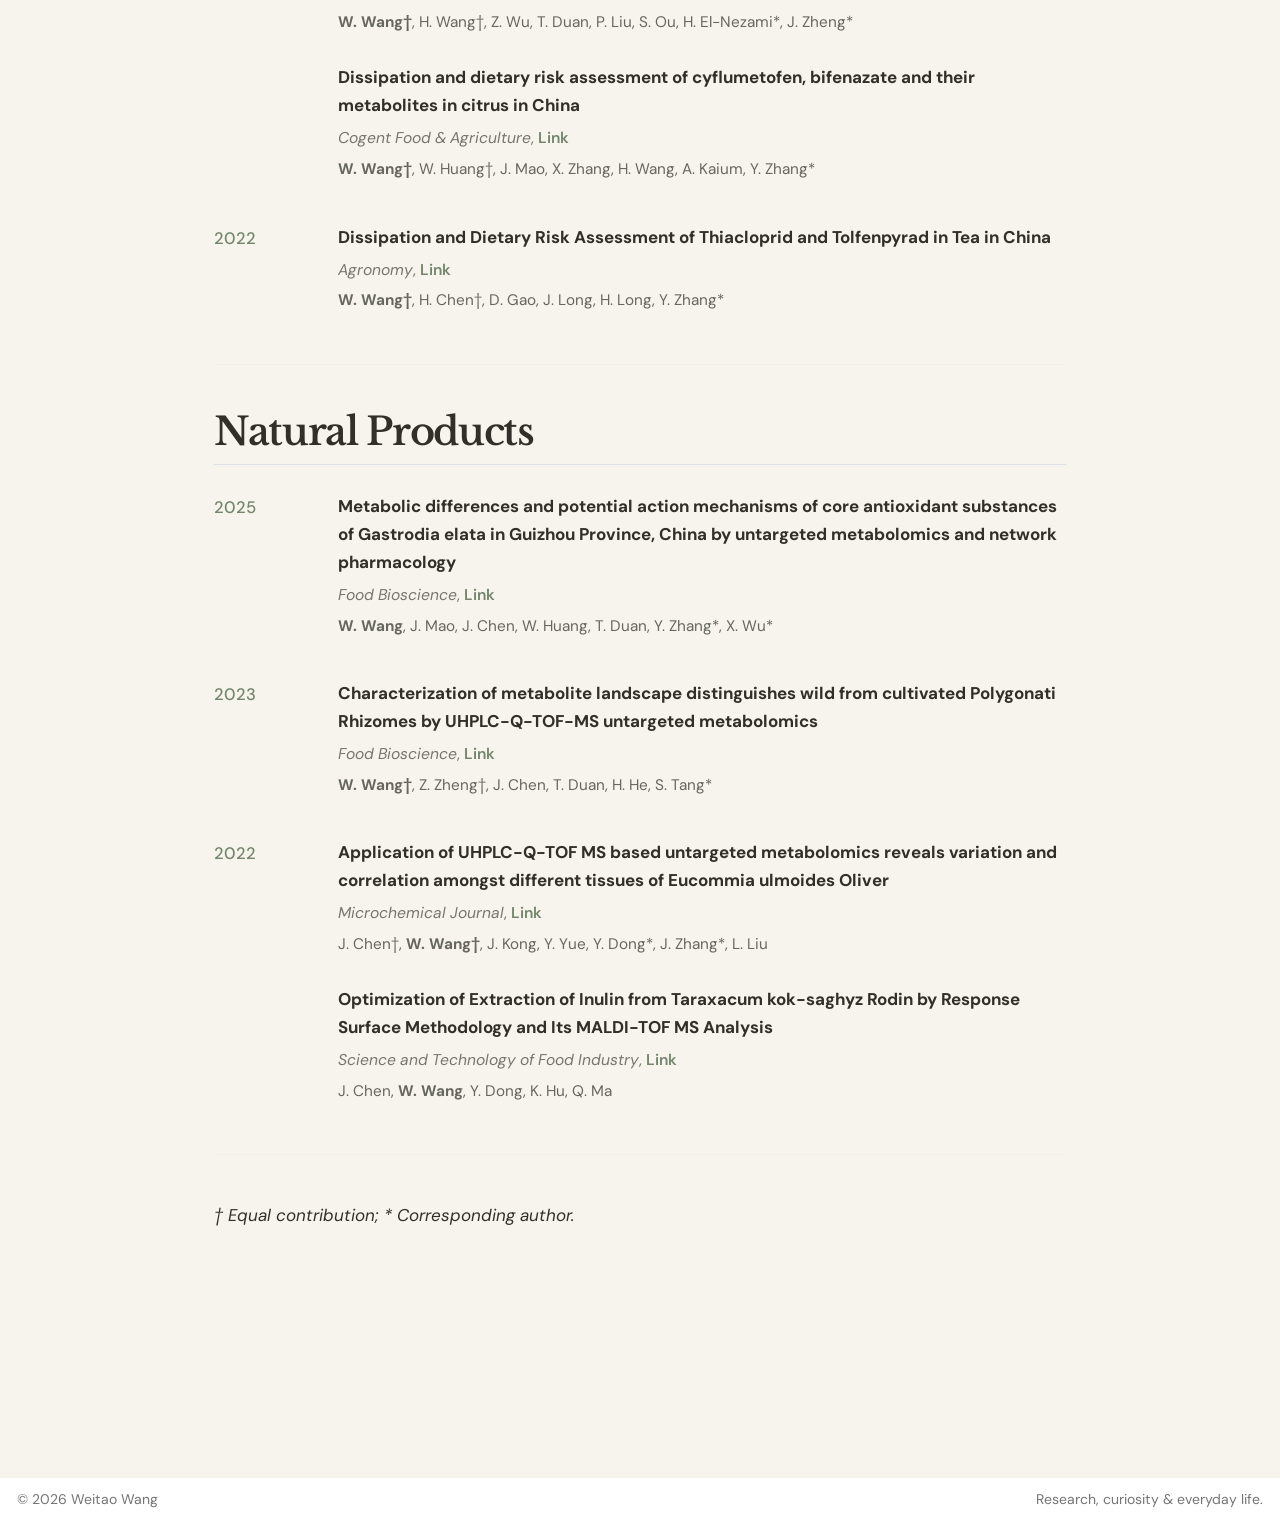
<file: publications.html>
<!DOCTYPE html>
<html xmlns="http://www.w3.org/1999/xhtml" lang="en" xml:lang="en"><head>

<meta charset="utf-8">
<meta name="generator" content="quarto-1.10.19">

<meta name="viewport" content="width=device-width, initial-scale=1.0, user-scalable=yes">


<title>Publications | Weitao Wang – Weitao Wang</title>
<style>
/* Default styles provided by pandoc.
** See https://pandoc.org/MANUAL.html#variables-for-html for config info.
*/
span.smallcaps{font-variant: small-caps;}
div.columns{display: flex; gap: 1.5em;}
div.column{flex: auto;}
@media screen {
div.columns{gap: min(4vw, 1.5em);}
div.column{overflow-x: auto;}
}
div.hanging-indent{margin-left: 1.5em; text-indent: -1.5em;}
ul.task-list{list-style: none;}
ul.task-list li input[type="checkbox"] {
  width: 0.8em;
  margin: 0 0.8em 0.2em -1em; /* quarto-specific, see https://github.com/quarto-dev/quarto-cli/issues/4556 */ 
  vertical-align: middle;
}
</style>


<script src="site_libs/quarto-nav/quarto-nav.js"></script>
<script src="site_libs/quarto-nav/headroom.min.js"></script>
<script src="site_libs/clipboard/clipboard.min.js"></script>
<script src="site_libs/quarto-html/quarto.js" type="module"></script>
<script src="site_libs/quarto-html/tabsets/tabsets.js" type="module"></script>
<script src="site_libs/quarto-html/popper.min.js"></script>
<script src="site_libs/quarto-html/tippy.umd.min.js"></script>
<link href="site_libs/quarto-html/tippy.css" rel="stylesheet">
<link href="site_libs/quarto-html/quarto-syntax-highlighting-bf27225e3a48a9273f3daa8f8e829971.css" rel="stylesheet" id="quarto-text-highlighting-styles">
<script src="site_libs/bootstrap/bootstrap.min.js"></script>
<link href="site_libs/bootstrap/bootstrap-icons.css" rel="stylesheet">
<link href="site_libs/bootstrap/bootstrap-bf55c61db8fc2e05fc0836da2161ec84.min.css" rel="stylesheet" append-hash="true" id="quarto-bootstrap" data-mode="light">
<script id="quarto-search-options" type="application/json">{
  "language": {
    "search-no-results-text": "No results",
    "search-matching-documents-text": "matching documents",
    "search-copy-link-title": "Copy link to search",
    "search-hide-matches-text": "Hide additional matches",
    "search-more-match-text": "more match in this document",
    "search-more-matches-text": "more matches in this document",
    "search-clear-button-title": "Clear",
    "search-text-placeholder": "",
    "search-detached-cancel-button-title": "Cancel",
    "search-submit-button-title": "Submit",
    "search-label": "Search"
  }
}</script>
<style>html{ scroll-behavior: smooth; }</style>
<meta name="google-site-verification" content="JhhW5P5hkvwesk4FPlduVDtQ9XMPo-oJWmuJMA9iXms">


<link rel="stylesheet" href="styles.css">
</head>

<body class="nav-fixed quarto-light">

<div id="quarto-search-results"></div>
  <header id="quarto-header" class="headroom fixed-top">
    <nav class="navbar navbar-expand-lg " data-bs-theme="dark">
      <div class="navbar-container container-fluid">
      <div class="navbar-brand-container mx-auto">
    <a class="navbar-brand" href="./index.html">
    <span class="navbar-title">Weitao Wang</span>
    </a>
  </div>
          <button class="navbar-toggler" type="button" data-bs-toggle="collapse" data-bs-target="#navbarCollapse" aria-controls="navbarCollapse" role="menu" aria-expanded="false" aria-label="Toggle navigation" onclick="if (window.quartoToggleHeadroom) { window.quartoToggleHeadroom(); }">
  <span class="navbar-toggler-icon"></span>
</button>
          <div class="collapse navbar-collapse" id="navbarCollapse">
            <ul class="navbar-nav navbar-nav-scroll me-auto">
  <li class="nav-item">
    <a class="nav-link" href="./index.html"> 
<span class="menu-text">Home</span></a>
  </li>  
  <li class="nav-item">
    <a class="nav-link" href="./about.html"> 
<span class="menu-text">About</span></a>
  </li>  
  <li class="nav-item">
    <a class="nav-link" href="./projects/index.html"> 
<span class="menu-text">Projects</span></a>
  </li>  
  <li class="nav-item">
    <a class="nav-link active" href="./publications.html" aria-current="page"> 
<span class="menu-text">Publications</span></a>
  </li>  
  <li class="nav-item">
    <a class="nav-link" href="./activities.html"> 
<span class="menu-text">Activities</span></a>
  </li>  
  <li class="nav-item">
    <a class="nav-link" href="./life/index.html"> 
<span class="menu-text">Life</span></a>
  </li>  
  <li class="nav-item">
    <a class="nav-link" href="./contact.html"> 
<span class="menu-text">Contact</span></a>
  </li>  
</ul>
          </div> <!-- /navcollapse -->
            <div class="quarto-navbar-tools">
</div>
      </div> <!-- /container-fluid -->
    </nav>
</header>
<!-- content -->
<div id="quarto-content" class="quarto-container page-columns page-rows-contents page-layout-full page-navbar">
<!-- sidebar -->
<!-- margin-sidebar -->
    
<!-- main -->
<main class="content column-page" id="quarto-document-content"><header id="title-block-header" class="quarto-title-block"></header>




<div class="publications-page">
<section id="sustainable-agriculture" class="level2">
<h2 data-anchor-id="sustainable-agriculture">Sustainable Agriculture</h2>
<div class="conference-year">
<div class="conference-year-label">
<p>2026</p>
</div>
<div class="conference-year-content">
<div class="pub-item">
<p><strong>Biopesticides vs Conventional Synthetic Pesticides: A Multidimensional Evaluation of Impacts on Agricultural Productivity and Environmental Health</strong></p>
<p><em>Eco-Environment &amp; Health</em>, <a href="https://doi.org/10.1016/j.eehl.2026.100286">Link</a></p>
<p><strong>Weitao Wang*</strong>, Sarah J. Knight, Yannan Zhou, Karin Müller, Jinshu Chi, Melanie Kah*</p>
</div>
<div class="pub-item">
<p><strong>Comparing the Impacts of a Biopesticide and a Synthetic Pesticide on Potato Production: A Multi-Omics Analysis of Carvacrol and Dimethomorph</strong></p>
<p><em>Journal of Agricultural and Food Chemistry</em>, <a href="https://doi.org/10.1021/acs.jafc.6c09742">Link</a></p>
<p><strong>Weitao Wang</strong>, Wenyuan Huang, Sarah J. Knight, Karin Müller, Long Cheng, Fan Xiang, Jiahuan Long*, Melanie Kah*</p>
</div>
<div class="pub-item">
<p><strong>Contrasting effects of citric and succinic acids on cadmium accumulation in Brassica juncea: Insights from physiology and metabolomics analysis</strong></p>
<p><em>Plant Physiology and Biochemistry</em>, <a href="https://doi.org/10.1016/j.plaphy.2026.111989">Link</a></p>
<p>Rui Wu, Anqi Xu, Banglin Luo, Yuanyuan Sun, Jianyong Wu, Jingna Du, Wanyu Li, Qiu Huang, Fanxin Qin*, <strong>Weitao Wang</strong>*</p>
</div>
</div>
</div>
<div class="conference-year">
<div class="conference-year-label">
<p>2024</p>
</div>
<div class="conference-year-content">
<div class="pub-item">
<p><strong>Insights into the effects of anilofos on direct-seeded rice production system through untargeted metabolomics</strong></p>
<p><em>Environmental Pollution</em>, <a href="https://doi.org/10.1016/j.envpol.2024.124668">Link</a></p>
<p><strong>W. Wang</strong>, J. Long, H. Wang, W. Huang, Y. Zhang*, T. Duan</p>
</div>
</div>
</div>
<hr>
</section>
<section id="food-safety" class="level2">
<h2 data-anchor-id="food-safety">Food Safety</h2>
<div class="conference-year">
<div class="conference-year-label">
<p>2026</p>
</div>
<div class="conference-year-content">
<div class="pub-item">
<p><strong>Occurrence and exposure assessment of benzoic acid, sorbic acid, and sodium saccharin in condiments from Guizhou Province, China</strong></p>
<p><em>Journal of Food Composition and Analysis</em>, <a href="https://doi.org/10.1016/j.jfca.2026.109289">Link</a></p>
<p>X. Tian, Y. Tao, W. Tian, S. Li, R. Luo, L. Yu, <strong>W. Wang</strong>*</p>
</div>
</div>
</div>
<div class="conference-year">
<div class="conference-year-label">
<p>2025</p>
</div>
<div class="conference-year-content">
<div class="pub-item">
<p><strong>Residue behavior, bioconcentration and dietary risk assessments of tetrachlorantraniliprole and dinotefuran in rice production system</strong></p>
<p><em>Journal of Food Composition and Analysis</em>, <a href="https://doi.org/10.1016/j.jfca.2025.108572">Link</a></p>
<p>W. Chen†, <strong>W. Wang†</strong>, H. Xiong, J. Luo, Y. Zhang*</p>
</div>
</div>
</div>
<div class="conference-year">
<div class="conference-year-label">
<p>2024</p>
</div>
<div class="conference-year-content">
<div class="pub-item">
<p><strong>Effect of marinating with green tea extract on the safety and sensory profiles of oven-baked oyster</strong></p>
<p><em>Food Chemistry</em>, <a href="https://doi.org/10.1016/j.foodchem.2024.139090">Link</a></p>
<p>H. Wang, B. Shi, <strong>W. Wang</strong>, Y. Zhang, K. W. Cheng</p>
</div>
</div>
</div>
<div class="conference-year">
<div class="conference-year-label">
<p>2023</p>
</div>
<div class="conference-year-content">
<div class="pub-item">
<p><strong>Reduction in Five Harmful Substances in Fried Potato Chips by Pre-Soaking Treatment with Different Tea Extracts</strong></p>
<p><em>Foods</em>, <a href="https://doi.org/10.3390/foods12020321">Link</a></p>
<p><strong>W. Wang†</strong>, H. Wang†, Z. Wu, T. Duan, P. Liu, S. Ou, H. El-Nezami*, J. Zheng*</p>
</div>
<div class="pub-item">
<p><strong>Dissipation and dietary risk assessment of cyflumetofen, bifenazate and their metabolites in citrus in China</strong></p>
<p><em>Cogent Food &amp; Agriculture</em>, <a href="https://doi.org/10.1080/23311932.2022.2157091">Link</a></p>
<p><strong>W. Wang†</strong>, W. Huang†, J. Mao, X. Zhang, H. Wang, A. Kaium, Y. Zhang*</p>
</div>
</div>
</div>
<div class="conference-year">
<div class="conference-year-label">
<p>2022</p>
</div>
<div class="conference-year-content">
<div class="pub-item">
<p><strong>Dissipation and Dietary Risk Assessment of Thiacloprid and Tolfenpyrad in Tea in China</strong></p>
<p><em>Agronomy</em>, <a href="https://doi.org/10.3390/agronomy12123166">Link</a></p>
<p><strong>W. Wang†</strong>, H. Chen†, D. Gao, J. Long, H. Long, Y. Zhang*</p>
</div>
</div>
</div>
<hr>
</section>
<section id="natural-products" class="level2">
<h2 data-anchor-id="natural-products">Natural Products</h2>
<div class="conference-year">
<div class="conference-year-label">
<p>2025</p>
</div>
<div class="conference-year-content">
<div class="pub-item">
<p><strong>Metabolic differences and potential action mechanisms of core antioxidant substances of Gastrodia elata in Guizhou Province, China by untargeted metabolomics and network pharmacology</strong></p>
<p><em>Food Bioscience</em>, <a href="https://doi.org/10.1016/j.fbio.2025.106143">Link</a></p>
<p><strong>W. Wang</strong>, J. Mao, J. Chen, W. Huang, T. Duan, Y. Zhang*, X. Wu*</p>
</div>
</div>
</div>
<div class="conference-year">
<div class="conference-year-label">
<p>2023</p>
</div>
<div class="conference-year-content">
<div class="pub-item">
<p><strong>Characterization of metabolite landscape distinguishes wild from cultivated Polygonati Rhizomes by UHPLC-Q-TOF-MS untargeted metabolomics</strong></p>
<p><em>Food Bioscience</em>, <a href="https://doi.org/10.1016/j.fbio.2023.102574">Link</a></p>
<p><strong>W. Wang†</strong>, Z. Zheng†, J. Chen, T. Duan, H. He, S. Tang*</p>
</div>
</div>
</div>
<div class="conference-year">
<div class="conference-year-label">
<p>2022</p>
</div>
<div class="conference-year-content">
<div class="pub-item">
<p><strong>Application of UHPLC-Q-TOF MS based untargeted metabolomics reveals variation and correlation amongst different tissues of Eucommia ulmoides Oliver</strong></p>
<p><em>Microchemical Journal</em>, <a href="https://doi.org/10.1016/j.microc.2021.106919">Link</a></p>
<p>J. Chen†, <strong>W. Wang†</strong>, J. Kong, Y. Yue, Y. Dong*, J. Zhang*, L. Liu</p>
</div>
<div class="pub-item">
<p><strong>Optimization of Extraction of Inulin from Taraxacum kok-saghyz Rodin by Response Surface Methodology and Its MALDI-TOF MS Analysis</strong></p>
<p><em>Science and Technology of Food Industry</em>, <a href="https://doi.org/10.13386/j.issn1002-0306.2021040173">Link</a></p>
<p>J. Chen, <strong>W. Wang</strong>, Y. Dong, K. Hu, Q. Ma</p>
</div>
</div>
</div>
<hr>
<p><em>† Equal contribution; * Corresponding author.</em></p>
</section>
</div>



</main> <!-- /main -->
<script id="quarto-html-after-body" type="application/javascript">
  window.document.addEventListener("DOMContentLoaded", function (event) {
    const isCodeAnnotation = (el) => {
      for (const clz of el.classList) {
        if (clz.startsWith('code-annotation-')) {                     
          return true;
        }
      }
      return false;
    }
    const onCopySuccess = function(e) {
      // button target
      const button = e.trigger;
      // don't keep focus
      button.blur();
      // flash "checked"
      button.classList.add('code-copy-button-checked');
      var currentTitle = button.getAttribute("title");
      button.setAttribute("title", "Copied!");
      let tooltip;
      if (window.bootstrap) {
        button.setAttribute("data-bs-toggle", "tooltip");
        button.setAttribute("data-bs-placement", "left");
        button.setAttribute("data-bs-title", "Copied!");
        tooltip = new bootstrap.Tooltip(button, 
          { trigger: "manual", 
            customClass: "code-copy-button-tooltip",
            offset: [0, -8]});
        tooltip.show();    
      }
      setTimeout(function() {
        if (tooltip) {
          tooltip.hide();
          button.removeAttribute("data-bs-title");
          button.removeAttribute("data-bs-toggle");
          button.removeAttribute("data-bs-placement");
        }
        button.setAttribute("title", currentTitle);
        button.classList.remove('code-copy-button-checked');
      }, 1000);
      // clear code selection
      e.clearSelection();
    }
    const getTextToCopy = function(trigger) {
      const outerScaffold = trigger.parentElement.cloneNode(true);
      const codeEl = outerScaffold.querySelector('code');
      for (const childEl of codeEl.children) {
        if (isCodeAnnotation(childEl)) {
          childEl.remove();
        }
      }
      return codeEl.innerText;
    }
    const clipboard = new window.ClipboardJS('.code-copy-button:not([data-in-quarto-modal])', {
      text: getTextToCopy
    });
    clipboard.on('success', onCopySuccess);
    if (window.document.getElementById('quarto-embedded-source-code-modal')) {
      const clipboardModal = new window.ClipboardJS('.code-copy-button[data-in-quarto-modal]', {
        text: getTextToCopy,
        container: window.document.getElementById('quarto-embedded-source-code-modal')
      });
      clipboardModal.on('success', onCopySuccess);
    }
      var localhostRegex = new RegExp(/^(?:http|https):\/\/localhost\:?[0-9]*\//);
      var mailtoRegex = new RegExp(/^mailto:/);
        var filterRegex = new RegExp("https:\/\/weitaow2000\.github\.io\/");
      var isInternal = (href) => {
          return filterRegex.test(href) || localhostRegex.test(href) || mailtoRegex.test(href);
      }
      // Inspect non-navigation links and adorn them if external
     var links = window.document.querySelectorAll('a[href]:not(.nav-link):not(.navbar-brand):not(.toc-action):not(.sidebar-link):not(.sidebar-item-toggle):not(.pagination-link):not(.no-external):not([aria-hidden]):not(.dropdown-item):not(.quarto-navigation-tool):not(.about-link)');
      for (var i=0; i<links.length; i++) {
        const link = links[i];
        if (!isInternal(link.href)) {
          // undo the damage that might have been done by quarto-nav.js in the case of
          // links that we want to consider external
          if (link.dataset.originalHref !== undefined) {
            link.href = link.dataset.originalHref;
          }
        }
      }
    function tippyHover(el, contentFn, onTriggerFn, onUntriggerFn) {
      const config = {
        allowHTML: true,
        maxWidth: 500,
        delay: 100,
        arrow: false,
        appendTo: function(el) {
            return el.parentElement;
        },
        interactive: true,
        interactiveBorder: 10,
        theme: 'quarto',
        placement: 'bottom-start',
      };
      if (contentFn) {
        config.content = contentFn;
      }
      if (onTriggerFn) {
        config.onTrigger = onTriggerFn;
      }
      if (onUntriggerFn) {
        config.onUntrigger = onUntriggerFn;
      }
      window.tippy(el, config); 
    }
    const noterefs = window.document.querySelectorAll('a[role="doc-noteref"]');
    for (var i=0; i<noterefs.length; i++) {
      const ref = noterefs[i];
      tippyHover(ref, function() {
        // use id or data attribute instead here
        let href = ref.getAttribute('data-footnote-href') || ref.getAttribute('href');
        try { href = new URL(href).hash; } catch {}
        const id = href.replace(/^#\/?/, "");
        const note = window.document.getElementById(id);
        if (note) {
          return note.innerHTML;
        } else {
          return "";
        }
      });
    }
    const xrefs = window.document.querySelectorAll('a.quarto-xref');
    const processXRef = (id, note) => {
      // Strip column container classes
      const stripColumnClz = (el) => {
        el.classList.remove("page-full", "page-columns");
        if (el.children) {
          for (const child of el.children) {
            stripColumnClz(child);
          }
        }
      }
      stripColumnClz(note)
      if (id === null || id.startsWith('sec-')) {
        // Special case sections, only their first couple elements
        const container = document.createElement("div");
        if (note.children && note.children.length > 2) {
          container.appendChild(note.children[0].cloneNode(true));
          for (let i = 1; i < note.children.length; i++) {
            const child = note.children[i];
            if (child.tagName === "P" && child.innerText === "") {
              continue;
            } else {
              container.appendChild(child.cloneNode(true));
              break;
            }
          }
          if (window.Quarto?.typesetMath) {
            window.Quarto.typesetMath(container);
          }
          return container.innerHTML
        } else {
          if (window.Quarto?.typesetMath) {
            window.Quarto.typesetMath(note);
          }
          return note.innerHTML;
        }
      } else {
        // Remove any anchor links if they are present
        const anchorLink = note.querySelector('a.anchorjs-link');
        if (anchorLink) {
          anchorLink.remove();
        }
        if (window.Quarto?.typesetMath) {
          window.Quarto.typesetMath(note);
        }
        if (note.classList.contains("callout")) {
          return note.outerHTML;
        } else {
          return note.innerHTML;
        }
      }
    }
    for (var i=0; i<xrefs.length; i++) {
      const xref = xrefs[i];
      tippyHover(xref, undefined, function(instance) {
        instance.disable();
        let url = xref.getAttribute('href');
        let hash = undefined; 
        if (url.startsWith('#')) {
          hash = url;
        } else {
          try { hash = new URL(url).hash; } catch {}
        }
        if (hash) {
          const id = hash.replace(/^#\/?/, "");
          const note = window.document.getElementById(id);
          if (note !== null) {
            try {
              const html = processXRef(id, note.cloneNode(true));
              instance.setContent(html);
            } finally {
              instance.enable();
              instance.show();
            }
          } else {
            // See if we can fetch this
            fetch(url.split('#')[0])
            .then(res => res.text())
            .then(html => {
              const parser = new DOMParser();
              const htmlDoc = parser.parseFromString(html, "text/html");
              const note = htmlDoc.getElementById(id);
              if (note !== null) {
                const html = processXRef(id, note);
                instance.setContent(html);
              } 
            }).finally(() => {
              instance.enable();
              instance.show();
            });
          }
        } else {
          // See if we can fetch a full url (with no hash to target)
          // This is a special case and we should probably do some content thinning / targeting
          fetch(url)
          .then(res => res.text())
          .then(html => {
            const parser = new DOMParser();
            const htmlDoc = parser.parseFromString(html, "text/html");
            const note = htmlDoc.querySelector('main.content');
            if (note !== null) {
              // This should only happen for chapter cross references
              // (since there is no id in the URL)
              // remove the first header
              if (note.children.length > 0 && note.children[0].tagName === "HEADER") {
                note.children[0].remove();
              }
              const html = processXRef(null, note);
              instance.setContent(html);
            } 
          }).finally(() => {
            instance.enable();
            instance.show();
          });
        }
      }, function(instance) {
      });
    }
        let selectedAnnoteEl;
        const selectorForAnnotation = ( cell, annotation) => {
          let cellAttr = 'data-code-cell="' + cell + '"';
          let lineAttr = 'data-code-annotation="' +  annotation + '"';
          const selector = 'span[' + cellAttr + '][' + lineAttr + ']';
          return selector;
        }
        const selectCodeLines = (annoteEl) => {
          const doc = window.document;
          const targetCell = annoteEl.getAttribute("data-target-cell");
          const targetAnnotation = annoteEl.getAttribute("data-target-annotation");
          const annoteSpan = window.document.querySelector(selectorForAnnotation(targetCell, targetAnnotation));
          const lines = annoteSpan.getAttribute("data-code-lines").split(",");
          const lineIds = lines.map((line) => {
            return targetCell + "-" + line;
          })
          let top = null;
          let height = null;
          let parent = null;
          if (lineIds.length > 0) {
              //compute the position of the single el (top and bottom and make a div)
              const el = window.document.getElementById(lineIds[0]);
              top = el.offsetTop;
              height = el.offsetHeight;
              parent = el.parentElement.parentElement;
            if (lineIds.length > 1) {
              const lastEl = window.document.getElementById(lineIds[lineIds.length - 1]);
              const bottom = lastEl.offsetTop + lastEl.offsetHeight;
              height = bottom - top;
            }
            if (top !== null && height !== null && parent !== null) {
              // cook up a div (if necessary) and position it 
              let div = window.document.getElementById("code-annotation-line-highlight");
              if (div === null) {
                div = window.document.createElement("div");
                div.setAttribute("id", "code-annotation-line-highlight");
                div.style.position = 'absolute';
                parent.appendChild(div);
              }
              div.style.top = top - 2 + "px";
              div.style.height = height + 4 + "px";
              div.style.left = 0;
              let gutterDiv = window.document.getElementById("code-annotation-line-highlight-gutter");
              if (gutterDiv === null) {
                gutterDiv = window.document.createElement("div");
                gutterDiv.setAttribute("id", "code-annotation-line-highlight-gutter");
                gutterDiv.style.position = 'absolute';
                const codeCell = window.document.getElementById(targetCell);
                const gutter = codeCell.querySelector('.code-annotation-gutter');
                gutter.appendChild(gutterDiv);
              }
              gutterDiv.style.top = top - 2 + "px";
              gutterDiv.style.height = height + 4 + "px";
            }
            selectedAnnoteEl = annoteEl;
          }
        };
        const unselectCodeLines = () => {
          const elementsIds = ["code-annotation-line-highlight", "code-annotation-line-highlight-gutter"];
          elementsIds.forEach((elId) => {
            const div = window.document.getElementById(elId);
            if (div) {
              div.remove();
            }
          });
          selectedAnnoteEl = undefined;
        };
          // Handle positioning of the toggle
      window.addEventListener(
        "resize",
        throttle(() => {
          elRect = undefined;
          if (selectedAnnoteEl) {
            selectCodeLines(selectedAnnoteEl);
          }
        }, 10)
      );
      function throttle(fn, ms) {
      let throttle = false;
      let timer;
        return (...args) => {
          if(!throttle) { // first call gets through
              fn.apply(this, args);
              throttle = true;
          } else { // all the others get throttled
              if(timer) clearTimeout(timer); // cancel #2
              timer = setTimeout(() => {
                fn.apply(this, args);
                timer = throttle = false;
              }, ms);
          }
        };
      }
        // Attach click handler to the DT
        const annoteDls = window.document.querySelectorAll('dt[data-target-cell]');
        for (const annoteDlNode of annoteDls) {
          annoteDlNode.addEventListener('click', (event) => {
            const clickedEl = event.target;
            if (clickedEl !== selectedAnnoteEl) {
              unselectCodeLines();
              const activeEl = window.document.querySelector('dt[data-target-cell].code-annotation-active');
              if (activeEl) {
                activeEl.classList.remove('code-annotation-active');
              }
              selectCodeLines(clickedEl);
              clickedEl.classList.add('code-annotation-active');
            } else {
              // Unselect the line
              unselectCodeLines();
              clickedEl.classList.remove('code-annotation-active');
            }
          });
        }
    const findCites = (el) => {
      const parentEl = el.parentElement;
      if (parentEl) {
        const cites = parentEl.dataset.cites;
        if (cites) {
          return {
            el,
            cites: cites.split(' ')
          };
        } else {
          return findCites(el.parentElement)
        }
      } else {
        return undefined;
      }
    };
    var bibliorefs = window.document.querySelectorAll('a[role="doc-biblioref"]');
    for (var i=0; i<bibliorefs.length; i++) {
      const ref = bibliorefs[i];
      const citeInfo = findCites(ref);
      if (citeInfo) {
        tippyHover(citeInfo.el, function() {
          var popup = window.document.createElement('div');
          citeInfo.cites.forEach(function(cite) {
            var citeDiv = window.document.createElement('div');
            citeDiv.classList.add('hanging-indent');
            citeDiv.classList.add('csl-entry');
            var biblioDiv = window.document.getElementById('ref-' + cite);
            if (biblioDiv) {
              citeDiv.innerHTML = biblioDiv.innerHTML;
            }
            popup.appendChild(citeDiv);
          });
          return popup.innerHTML;
        });
      }
    }
  });
  </script>
</div> <!-- /content -->
<footer class="footer">
  <div class="nav-footer">
    <div class="nav-footer-left">
<p>© 2026 Weitao Wang</p>
</div>   
    <div class="nav-footer-center">
      &nbsp;
    </div>
    <div class="nav-footer-right">
<p>Research, curiosity &amp; everyday life.</p>
</div>
  </div>
</footer>




<script src="site_libs/quarto-html/zenscroll-min.js"></script>
</body></html>
</file>
<file: site_libs/quarto-html/tippy.css>
.tippy-box[data-animation=fade][data-state=hidden]{opacity:0}[data-tippy-root]{max-width:calc(100vw - 10px)}.tippy-box{position:relative;background-color:#333;color:#fff;border-radius:4px;font-size:14px;line-height:1.4;white-space:normal;outline:0;transition-property:transform,visibility,opacity}.tippy-box[data-placement^=top]>.tippy-arrow{bottom:0}.tippy-box[data-placement^=top]>.tippy-arrow:before{bottom:-7px;left:0;border-width:8px 8px 0;border-top-color:initial;transform-origin:center top}.tippy-box[data-placement^=bottom]>.tippy-arrow{top:0}.tippy-box[data-placement^=bottom]>.tippy-arrow:before{top:-7px;left:0;border-width:0 8px 8px;border-bottom-color:initial;transform-origin:center bottom}.tippy-box[data-placement^=left]>.tippy-arrow{right:0}.tippy-box[data-placement^=left]>.tippy-arrow:before{border-width:8px 0 8px 8px;border-left-color:initial;right:-7px;transform-origin:center left}.tippy-box[data-placement^=right]>.tippy-arrow{left:0}.tippy-box[data-placement^=right]>.tippy-arrow:before{left:-7px;border-width:8px 8px 8px 0;border-right-color:initial;transform-origin:center right}.tippy-box[data-inertia][data-state=visible]{transition-timing-function:cubic-bezier(.54,1.5,.38,1.11)}.tippy-arrow{width:16px;height:16px;color:#333}.tippy-arrow:before{content:"";position:absolute;border-color:transparent;border-style:solid}.tippy-content{position:relative;padding:5px 9px;z-index:1}
</file>
<file: site_libs/quarto-html/quarto-syntax-highlighting-bf27225e3a48a9273f3daa8f8e829971.css>
/* quarto syntax highlight colors */
:root {
  --quarto-hl-ot-color: #003B4F;
  --quarto-hl-at-color: #657422;
  --quarto-hl-ss-color: #20794D;
  --quarto-hl-an-color: #5E5E5E;
  --quarto-hl-fu-color: #4758AB;
  --quarto-hl-st-color: #20794D;
  --quarto-hl-cf-color: #003B4F;
  --quarto-hl-op-color: #5E5E5E;
  --quarto-hl-er-color: #AD0000;
  --quarto-hl-bn-color: #AD0000;
  --quarto-hl-al-color: #AD0000;
  --quarto-hl-va-color: #111111;
  --quarto-hl-bu-color: inherit;
  --quarto-hl-ex-color: inherit;
  --quarto-hl-pp-color: #AD0000;
  --quarto-hl-in-color: #5E5E5E;
  --quarto-hl-vs-color: #20794D;
  --quarto-hl-wa-color: #5E5E5E;
  --quarto-hl-do-color: #5E5E5E;
  --quarto-hl-im-color: #00769E;
  --quarto-hl-ch-color: #20794D;
  --quarto-hl-dt-color: #AD0000;
  --quarto-hl-fl-color: #AD0000;
  --quarto-hl-co-color: #5E5E5E;
  --quarto-hl-cv-color: #5E5E5E;
  --quarto-hl-cn-color: #8f5902;
  --quarto-hl-sc-color: #5E5E5E;
  --quarto-hl-dv-color: #AD0000;
  --quarto-hl-kw-color: #003B4F;
}

/* other quarto variables */
:root {
  --quarto-font-monospace: SFMono-Regular, Menlo, Monaco, Consolas, "Liberation Mono", "Courier New", monospace;
}

/* syntax highlight based on Pandoc's rules */
pre > code.sourceCode > span {
  color: #003B4F;
}

code.sourceCode > span {
  color: #003B4F;
}

div.sourceCode,
div.sourceCode pre.sourceCode {
  color: #003B4F;
}

/* Normal */
code span {
  color: #003B4F;
}

/* Alert */
code span.al {
  color: #AD0000;
  font-style: inherit;
}

/* Annotation */
code span.an {
  color: #5E5E5E;
  font-style: inherit;
}

/* Attribute */
code span.at {
  color: #657422;
  font-style: inherit;
}

/* BaseN */
code span.bn {
  color: #AD0000;
  font-style: inherit;
}

/* BuiltIn */
code span.bu {
  font-style: inherit;
}

/* ControlFlow */
code span.cf {
  color: #003B4F;
  font-weight: bold;
  font-style: inherit;
}

/* Char */
code span.ch {
  color: #20794D;
  font-style: inherit;
}

/* Constant */
code span.cn {
  color: #8f5902;
  font-style: inherit;
}

/* Comment */
code span.co {
  color: #5E5E5E;
  font-style: inherit;
}

/* CommentVar */
code span.cv {
  color: #5E5E5E;
  font-style: italic;
}

/* Documentation */
code span.do {
  color: #5E5E5E;
  font-style: italic;
}

/* DataType */
code span.dt {
  color: #AD0000;
  font-style: inherit;
}

/* DecVal */
code span.dv {
  color: #AD0000;
  font-style: inherit;
}

/* Error */
code span.er {
  color: #AD0000;
  font-style: inherit;
}

/* Extension */
code span.ex {
  font-style: inherit;
}

/* Float */
code span.fl {
  color: #AD0000;
  font-style: inherit;
}

/* Function */
code span.fu {
  color: #4758AB;
  font-style: inherit;
}

/* Import */
code span.im {
  color: #00769E;
  font-style: inherit;
}

/* Information */
code span.in {
  color: #5E5E5E;
  font-style: inherit;
}

/* Keyword */
code span.kw {
  color: #003B4F;
  font-weight: bold;
  font-style: inherit;
}

/* Operator */
code span.op {
  color: #5E5E5E;
  font-style: inherit;
}

/* Other */
code span.ot {
  color: #003B4F;
  font-style: inherit;
}

/* Preprocessor */
code span.pp {
  color: #AD0000;
  font-style: inherit;
}

/* SpecialChar */
code span.sc {
  color: #5E5E5E;
  font-style: inherit;
}

/* SpecialString */
code span.ss {
  color: #20794D;
  font-style: inherit;
}

/* String */
code span.st {
  color: #20794D;
  font-style: inherit;
}

/* Variable */
code span.va {
  color: #111111;
  font-style: inherit;
}

/* VerbatimString */
code span.vs {
  color: #20794D;
  font-style: inherit;
}

/* Warning */
code span.wa {
  color: #5E5E5E;
  font-style: italic;
}

.prevent-inlining {
  content: "</";
}

/*# sourceMappingURL=8be38f48d34c45af72792cbd699585e7.css.map */
</file>
<file: styles.css>
@import url('https://fonts.googleapis.com/css2?family=DM+Sans:wght@400;500;600;700&family=Libre+Baskerville:wght@400;700&display=swap');

/* ========== Design tokens ========== */
:root {
  --cream: #f7f4ed;
  --ink: #302f29;
  --muted: #77766b;
  --sage: #73866c;
  --pale: #e8ebe1;
  --clay: #b98f73;
  --site-width: 1140px;
  --site-padding: 24px;
  --rule: #e0ded3;
}
*, *::before, *::after { box-sizing: border-box; }
body { background: var(--cream); color: var(--ink); font-family: 'DM Sans', Arial, sans-serif; line-height: 1.85; }
h1, h2, h3, .navbar-brand { font-family: 'Libre Baskerville', Georgia, serif; letter-spacing: -.035em; color: var(--ink); }
h1 { font-size: clamp(2.5rem, 5vw, 4.5rem); }
h2 { font-size: clamp(1.55rem, 3vw, 2.3rem); margin-bottom: 1.15rem; }
h3 { font-size: 1.13rem; }
a { color: var(--sage); }
.navbar { background: var(--cream) !important; border-bottom: 1px solid #e7e4dc; padding: .8rem 0; }
.navbar-brand { font-size: 1.1rem; }
.navbar-nav .nav-link { font-size: .87rem; color: #555b50 !important; margin-left: .75rem; }
.navbar-nav .nav-link:hover { color: var(--sage) !important; }
#quarto-content { min-height: 60vh; }
.page-footer { background: var(--cream) !important; border-top: 1px solid #e4e0d7; font-size: .83rem; color: var(--muted); padding: 1.5rem; }
main.content { max-width: 900px; margin: auto; padding-top: 3rem; padding-bottom: 5rem; }
main.content > p { max-width: 760px; }

/* ========== Consistent full-width page containers ========== */
.publications-page, .activities-page, .projects-page, .about-page, .life-page, .contact-page {
  width: 100%;
  max-width: var(--site-width);
  margin: 0 auto;
  padding: 3rem var(--site-padding) 5rem;
}
.publications-page > h2:first-child,
.activities-page > h2:first-child,
.life-page > h2:first-child,
.contact-page > h2:first-child { margin-top: 0; }

/* ========== Home ========== */
.hero {
  width: 100%; max-width: var(--site-width); margin: 0 auto;
  padding: clamp(3rem, 7vw, 6rem) var(--site-padding);
  display: grid; grid-template-columns: 1.2fr .8fr;
  align-items: center; gap: clamp(2rem, 5vw, 5rem);
}
.hero-copy h1 { margin: 1.25rem 0 1.5rem; }
.hero-copy p { max-width: 650px; font-size: 1.01rem; color: #54554d; }
.eyebrow { font-size: .72rem; letter-spacing: .15em; color: var(--sage); font-weight: 700; text-transform: uppercase; }
.pill-link { display: inline-block; background: var(--sage); border-radius: 30px; color: white !important; text-decoration: none !important; padding: .65rem 1.2rem; margin-top: 1rem; font-size: .88rem; font-weight: 600; }
.hero-art { height: 360px; background: linear-gradient(155deg, #f0e9d9, #d8e2cd); position: relative; overflow: hidden; border-radius: 180px 180px 16px 16px; }
.sun { width: 125px; height: 125px; position: absolute; top: 50px; right: 58px; background: #ead1a9; border-radius: 50%; filter: blur(1px); }
.hill { position: absolute; width: 130%; height: 200px; border-radius: 50% 50% 0 0; left: -15%; }
.hill-back { bottom: 0; background: #a5b29a; transform: rotate(-8deg); }
.hill-front { bottom: -75px; background: #798e76; transform: rotate(9deg); }
.hero-art-label { position: absolute; bottom: 16px; right: 18px; color: white; font-size: .72rem; letter-spacing: .06em; }
.content-wrap { width: 100%; max-width: var(--site-width); margin: auto; padding: 0 var(--site-padding) 5rem; }
.section-block { padding: 3.5rem 0; border-top: 1px solid var(--rule); }
.section-block > p { max-width: 750px; }
.text-link { color: var(--sage); font-weight: 700; text-decoration: none; }
.muted { color: var(--muted); }
.card-grid { display: grid; grid-template-columns: repeat(2, minmax(0, 1fr)); gap: 1rem; margin-top: 2rem; }
.feature-card { display: flex; min-height: 230px; flex-direction: column; background: #edece4; border: 1px solid #e4e4da; border-radius: 12px; padding: 1.5rem; color: var(--ink) !important; text-decoration: none !important; transition: transform .2s, background .2s; }
.feature-card:nth-child(2) { background: #e5e9de; }
.feature-card:nth-child(3) { background: #eee7de; }
.feature-card:hover { transform: translateY(-4px); }
.feature-card h3 { margin: 1.5rem 0 .7rem; }
.feature-card p { font-size: .85rem; color: #5f625a; line-height: 1.7; }
.card-number { font-size: .7rem; letter-spacing: .1em; color: var(--sage); font-weight: 700; }
.card-arrow { margin-top: auto; font-size: .85rem; color: var(--sage); font-weight: 700; }
.life-grid { display: grid; grid-template-columns: repeat(3, minmax(0, 1fr)); gap: 1.1rem; margin-top: 2rem; }
.life-tile { color: var(--ink) !important; text-decoration: none !important; display: flex; flex-direction: column; }
.life-tile strong { font-family: 'Libre Baskerville', Georgia, serif; font-size: .95rem; margin-top: .7rem; }
.life-tile small { color: var(--muted); }
.life-art { display: block; height: 200px; border-radius: 9px; }
.life-art-one { background: linear-gradient(155deg,#dfcbb2 0%,#e6dcca 50%,#99a898 50%,#798d7c 100%); }
.life-art-two { background: linear-gradient(135deg,#c7d0bd 0%,#e5e3d3 45%,#879f93 46%,#637e72 100%); }
.life-art-three { background: linear-gradient(160deg,#ded0bd,#bba48d 55%,#786c5e); }

/* ========== Shared year-on-left layout: Activities / Publications / Education ========== */
.conference-year {
  display: grid;
  grid-template-columns: 100px minmax(0, 1fr);
  gap: 24px;
  align-items: start;
  margin: 0 0 42px;
}
.conference-year-label { grid-column: 1; grid-row: 1; color: var(--sage); font-size: .98rem; font-weight: 500; }
.conference-year-content { grid-column: 2; grid-row: 1; min-width: 0; }
.conference-year-label p { margin: 0; }
.conference-year-content > p { margin-top: 0; }
.conference-year-content > :last-child { margin-bottom: 0; }
/* In Activities, each event is commonly separated by a paragraph or its own div. */
.conference-year-content > div:not(.pub-item) { margin-bottom: 1.65rem; }
.conference-year-content > div:not(.pub-item):last-child { margin-bottom: 0; }

/* ========== Publications ========== */
.publications-page h2 { margin-top: 3rem; margin-bottom: 1.6rem; }
.publications-page h2:first-child { margin-top: 0; }
.publications-page .conference-year { margin-bottom: 34px; }
.publications-page .pub-item { margin: 0 0 28px; }
.publications-page .pub-item:last-child { margin-bottom: 0; }
.publications-page .pub-item p { margin: 0 0 6px; line-height: 1.65; }
.publications-page .pub-item p:first-child { font-size: 1rem; color: var(--ink); }
.publications-page .pub-item p:nth-child(2) { font-size: .92rem; color: var(--muted); }
.publications-page .pub-item p:nth-child(3) { font-size: .9rem; color: #66675f; }
.publications-page .pub-item a { color: var(--sage); text-decoration: none; font-weight: 600; }
.publications-page .pub-item a:hover { text-decoration: underline; }
.publications-page hr { border-color: var(--rule); margin: 2.6rem 0; }

/* ========== Academic Activities: journal covers ========== */
.activities-page h2 { margin-top: 3rem; margin-bottom: 1.6rem; }
.activities-page h2:first-child { margin-top: 0; }
.journal-scroll {
  display: grid;
  grid-template-columns: repeat(5, minmax(0, 1fr));
  gap: 16px;
  margin: 1.6rem 0 2.8rem;
}
.journal-scroll > * { min-width: 0; }
.journal-scroll p, .journal-scroll figure { margin: 0; }
.journal-scroll img {
  display: block;
  width: 100% !important;
  height: auto !important;
  aspect-ratio: 575 / 768 !important;
  object-fit: cover !important;
  object-position: center top;
  border-radius: 5px;
}
.activities-page hr { border-color: var(--rule); margin: 3rem 0; }

/* ========== Projects: alternating image/text ========== */
.projects-page .project-block {
  display: grid;
  grid-template-columns: repeat(2, minmax(0, 1fr));
  gap: 54px;
  align-items: center;
  padding: 42px 0;
  border-bottom: 1px solid var(--rule);
}
.projects-page .project-block:first-child { padding-top: 0; }
.projects-page .project-block:last-child { border-bottom: none; }
.projects-page .project-copy { grid-column: 1; grid-row: 1; min-width: 0; }
.projects-page .project-image { grid-column: 2; grid-row: 1; min-width: 0; }
.projects-page .project-reverse .project-image { grid-column: 1; grid-row: 1; }
.projects-page .project-reverse .project-copy { grid-column: 2; grid-row: 1; }
.projects-page .project-image p, .projects-page .project-image figure { margin: 0; }
.projects-page .project-image figcaption { display: none; }
.projects-page .project-image img { display: block; width: 100%; height: auto; aspect-ratio: 4 / 3; object-fit: cover; border-radius: 12px; }
.projects-page .project-copy h2 { font-size: clamp(1.5rem, 2.4vw, 2rem); line-height: 1.3; margin: 12px 0 16px; padding-bottom: 0; border-bottom: none; }
.projects-page .project-copy p { color: #64665e; font-size: .97rem; line-height: 1.8; margin-bottom: 0; }
.projects-page .project-copy .eyebrow { color: var(--sage); font-size: .75rem; font-weight: 600; letter-spacing: .1em; }

/* ========== About: profile on right ========== */
.about-page .about-intro { display: grid; grid-template-columns: minmax(0, 1fr) 280px; gap: 65px; align-items: center; margin-bottom: 65px; }
.about-page .about-copy { grid-column: 1; grid-row: 1; min-width: 0; }
.about-page .about-photo { grid-column: 2; grid-row: 1; min-width: 0; width: 100%; max-width: 280px; }
.about-page .about-copy h2 { margin-top: 0; margin-bottom: 24px; }
.about-page .about-copy p { color: #64665e; font-size: 1rem; line-height: 1.85; margin-bottom: 0; }
.about-page .about-photo p, .about-page .about-photo figure { margin: 0; }
.about-page .about-photo img { display: block; width: 100% !important; max-width: 280px !important; height: auto !important; aspect-ratio: 3 / 4; object-fit: cover; object-position: center top; border-radius: 12px; }
.about-page > h2 { margin-top: 0; margin-bottom: 30px; }
.about-page .conference-year { margin-bottom: 28px; }
.about-page .conference-year-content p { margin: 0 0 6px; line-height: 1.65; }
.about-page .conference-year-content p:first-child { font-weight: 600; }

/* ========== Life: four-column photo gallery ========== */
.life-page > p { color: #64665e; font-size: 1rem; line-height: 1.8; margin-bottom: 36px; }
.life-page .life-gallery { display: grid; grid-template-columns: repeat(4, minmax(0, 1fr)); gap: 16px; align-items: start; }
.life-page .life-gallery > p, .life-page .life-gallery > figure, .life-page .life-gallery > div { min-width: 0; margin: 0; }
.life-page .life-gallery img { display: block; width: 100%; height: auto; aspect-ratio: 4 / 3; object-fit: cover; object-position: center; border-radius: 10px; cursor: zoom-in; transition: transform .25s ease; }
.life-page .life-gallery img:hover { transform: scale(1.02); }
.life-page .life-gallery figcaption { display: none; }

/* ========== Contact ========== */
.contact-page h2 { margin-top: 3.5rem; margin-bottom: 1.4rem; }
.contact-page h2:first-child { margin-top: 0; }
.contact-page > p { font-size: 1rem; line-height: 1.8; color: #64665e; max-width: 850px; }
.contact-links { display: grid; grid-template-columns: repeat(2, minmax(0, 1fr)); gap: 24px; margin-top: 28px; margin-bottom: 48px; }
.contact-link-item { padding: 24px 28px; border: 1px solid #deded3; border-radius: 12px; background: rgba(255,255,255,.25); }
.contact-link-item p { margin: 0 0 8px; }
.contact-link-item p:last-child { margin-bottom: 0; }
.contact-link-item a { color: var(--sage); text-decoration: none; overflow-wrap: anywhere; }
.contact-link-item a:hover { text-decoration: underline; }
.guestbook-container, .visitor-container { margin-top: 24px; padding: 28px; border: 1px solid #deded3; border-radius: 12px; background: rgba(255,255,255,.2); }
.guestbook-container p, .visitor-container p { color: #83857b; margin: 0; }

/* ========== Responsive ========== */
@media (max-width: 900px) {
  .journal-scroll { grid-template-columns: repeat(3, minmax(0, 1fr)); }
  .life-page .life-gallery { grid-template-columns: repeat(2, minmax(0, 1fr)); gap: 14px; }
}
@media (max-width: 750px) {
  :root { --site-padding: 20px; }
  .publications-page, .activities-page, .projects-page, .about-page, .life-page, .contact-page { padding-top: 2rem; padding-bottom: 3rem; }
  .hero { grid-template-columns: 1fr; padding-top: 2.5rem; }
  .hero-art { height: 240px; }
  .card-grid, .life-grid { grid-template-columns: 1fr; }
  .feature-card { min-height: 180px; }
  .life-art { height: 170px; }
  .section-block { padding: 2.5rem 0; }
  .conference-year { grid-template-columns: 85px minmax(0, 1fr); gap: 16px; }
  .projects-page .project-block { grid-template-columns: minmax(0, 1fr); row-gap: 20px; padding: 32px 0; }
  .projects-page .project-block .project-image, .projects-page .project-block .project-copy { grid-column: 1; }
  .projects-page .project-block .project-image { grid-row: 1; }
  .projects-page .project-block .project-copy { grid-row: 2; }
  .about-page .about-intro { grid-template-columns: minmax(0, 1fr); gap: 28px; margin-bottom: 45px; }
  .about-page .about-copy { grid-column: 1; grid-row: 1; }
  .about-page .about-photo { grid-column: 1; grid-row: 2; max-width: 220px; }
  .contact-links { grid-template-columns: 1fr; gap: 14px; }
  .contact-link-item { padding: 20px; }
  .contact-page h2 { margin-top: 2.5rem; }
}
@media (max-width: 600px) {
  .journal-scroll { grid-template-columns: repeat(2, minmax(0, 1fr)); }
  .life-page .life-gallery { gap: 10px; }
  .life-page .life-gallery img { border-radius: 7px; }
  .conference-year { grid-template-columns: 74px minmax(0, 1fr); gap: 12px; }
}

/* =========================================
   Home — Explore Cards
========================================= */

.explore-grid {
  display: grid;
  grid-template-columns: repeat(2, minmax(0, 1fr));
  gap: 20px;
  max-width: 1140px;
  margin: 2rem auto 5rem;
  padding: 0 24px;
  box-sizing: border-box;
}

.explore-card {
  background: #edece4;
  border: 1px solid #e4e4da;
  border-radius: 12px;
  padding: 28px 30px;
  min-height: 190px;
  transition: transform 0.2s ease,
              background 0.2s ease;
}

.explore-card:nth-child(2) {
  background: #e5e9de;
}

.explore-card:nth-child(3) {
  background: #eee7de;
}

.explore-card:nth-child(4) {
  background: #e8ebe1;
}

.explore-card:hover {
  transform: translateY(-4px);
}

.explore-card h3 {
  margin: 0 0 14px;
  font-family: 'Libre Baskerville', Georgia, serif;
  font-size: 1.25rem;
  line-height: 1.4;
  border-bottom: none;
}

.explore-card h3 a {
  color: #302f29;
  text-decoration: none;
}

.explore-card h3 a:hover {
  color: #73866c;
}

.explore-card p {
  margin: 0;
  font-size: 0.94rem;
  line-height: 1.75;
  color: #64665e;
}

/* Mobile */

@media (max-width: 750px) {
  .explore-grid {
    grid-template-columns: 1fr;
    gap: 14px;
    padding: 0 20px;
    margin-bottom: 3rem;
  }

  .explore-card {
    min-height: auto;
    padding: 24px;
  }
}

/* Collaborators */
.collaborators-grid {
  display: grid;
  grid-template-columns: repeat(4, minmax(0, 1fr));
  gap: 24px;
  margin: 2rem 0 1.5rem;
}

.collaborator-card {
  text-align: center;
  min-width: 0;
}

.collaborator-photo {
  width: 150px;
  height: 150px;
  max-width: 100%;
  object-fit: cover;
  object-position: center;
  border-radius: 50%;
  display: block;
  margin: 0 auto 1rem;
}

.collaborator-card p {
  margin: 0.35rem 0;
  font-size: 0.9rem;
  line-height: 1.5;
}

.collaborator-card strong {
  font-size: 1rem;
}

/* Responsive layout */
@media (max-width: 900px) {
  .collaborators-grid {
    grid-template-columns: repeat(2, minmax(0, 1fr));
  }
}

@media (max-width: 480px) {
  .collaborators-grid {
    grid-template-columns: 1fr;
  }
}

/* Fine-tune Jiangyan's portrait */
.collaborator-photo.photo-jiangyan {
  object-position: 60% center;
}


/* Editorial Support — maximum 4 journals per row */

.editorial-grid {
  display: grid;
  grid-template-columns: repeat(4, minmax(0, 1fr));
  gap: 24px;
  margin: 1.5rem 0 2rem;
}

.editorial-grid .journal-card {
  min-width: 0;
  width: 100%;
}

/* Responsive layout */
@media (max-width: 800px) {
  .editorial-grid {
    grid-template-columns: repeat(2, minmax(0, 1fr));
  }
}

@media (max-width: 480px) {
  .editorial-grid {
    grid-template-columns: 1fr;
  }
}

/* ===================================
   LIFE PAGE - ORIGINAL MUSIC
   =================================== */

.life-music {
    margin: 65px auto 40px;
    max-width: 1100px;
}

/* Music list layout */

.music-list {
    display: grid;
    grid-template-columns: repeat(2, minmax(0, 1fr));
    gap: 24px;
    margin: 30px 0;
}

/* Individual music card */

.music-card {
    display: flex;
    align-items: center;
    gap: 20px;
    padding: 20px;

    background: #faf9f6;
    border: 1px solid #e8e5df;
    border-radius: 14px;

    transition: transform 0.25s ease,
                box-shadow 0.25s ease;
}

.music-card:hover {
    transform: translateY(-3px);
    box-shadow: 0 8px 24px rgba(0, 0, 0, 0.07);
}

/* Album cover */

.music-cover {
    width: 125px;
    height: 125px;
    object-fit: cover;
    border-radius: 9px;
    flex-shrink: 0;

    box-shadow: 0 3px 10px rgba(0, 0, 0, 0.10);
}

/* Song information */

.music-info {
    flex: 1;
    min-width: 0;
}

.music-info h3 {
    font-size: 1.15rem;
    font-weight: 600;
    margin: 0 0 6px;
    color: #333333;
    border: none;
}

.music-info p {
    font-size: 0.82rem;
    color: #888888;
    margin: 0 0 12px;
}

/* Audio player */

.music-info audio {
    display: block;
    width: 100%;
    height: 38px;
}

/* Responsive layout */

@media (max-width: 1000px) {
    .music-list {
        grid-template-columns: 1fr;
    }
}

@media (max-width: 600px) {
    .music-card {
        padding: 12px;
        gap: 12px;
    }

    .music-cover {
        width: 85px;
        height: 85px;
    }

    .music-info h3 {
        font-size: 1rem;
    }

    .music-info p {
        font-size: 0.75rem;
    }
}
/* Home page photography */

.hero-art {
    position: relative;
    overflow: hidden;
    background: none;
}

.hero-art .hero-photo {
    position: absolute;
    inset: 0;
    width: 100%;
    height: 100%;
    object-fit: cover;
    object-position: center;
    border-radius: inherit;
}

.hero-art::after {
    content: "";
    position: absolute;
    inset: 0;
    background: linear-gradient(
        to top,
        rgba(0, 0, 0, 0.35),
        transparent 40%
    );
    pointer-events: none;
}

.hero-art-label {
    position: absolute;
    right: 18px;
    bottom: 18px;
    color: white;
    z-index: 2;
}
</file>
